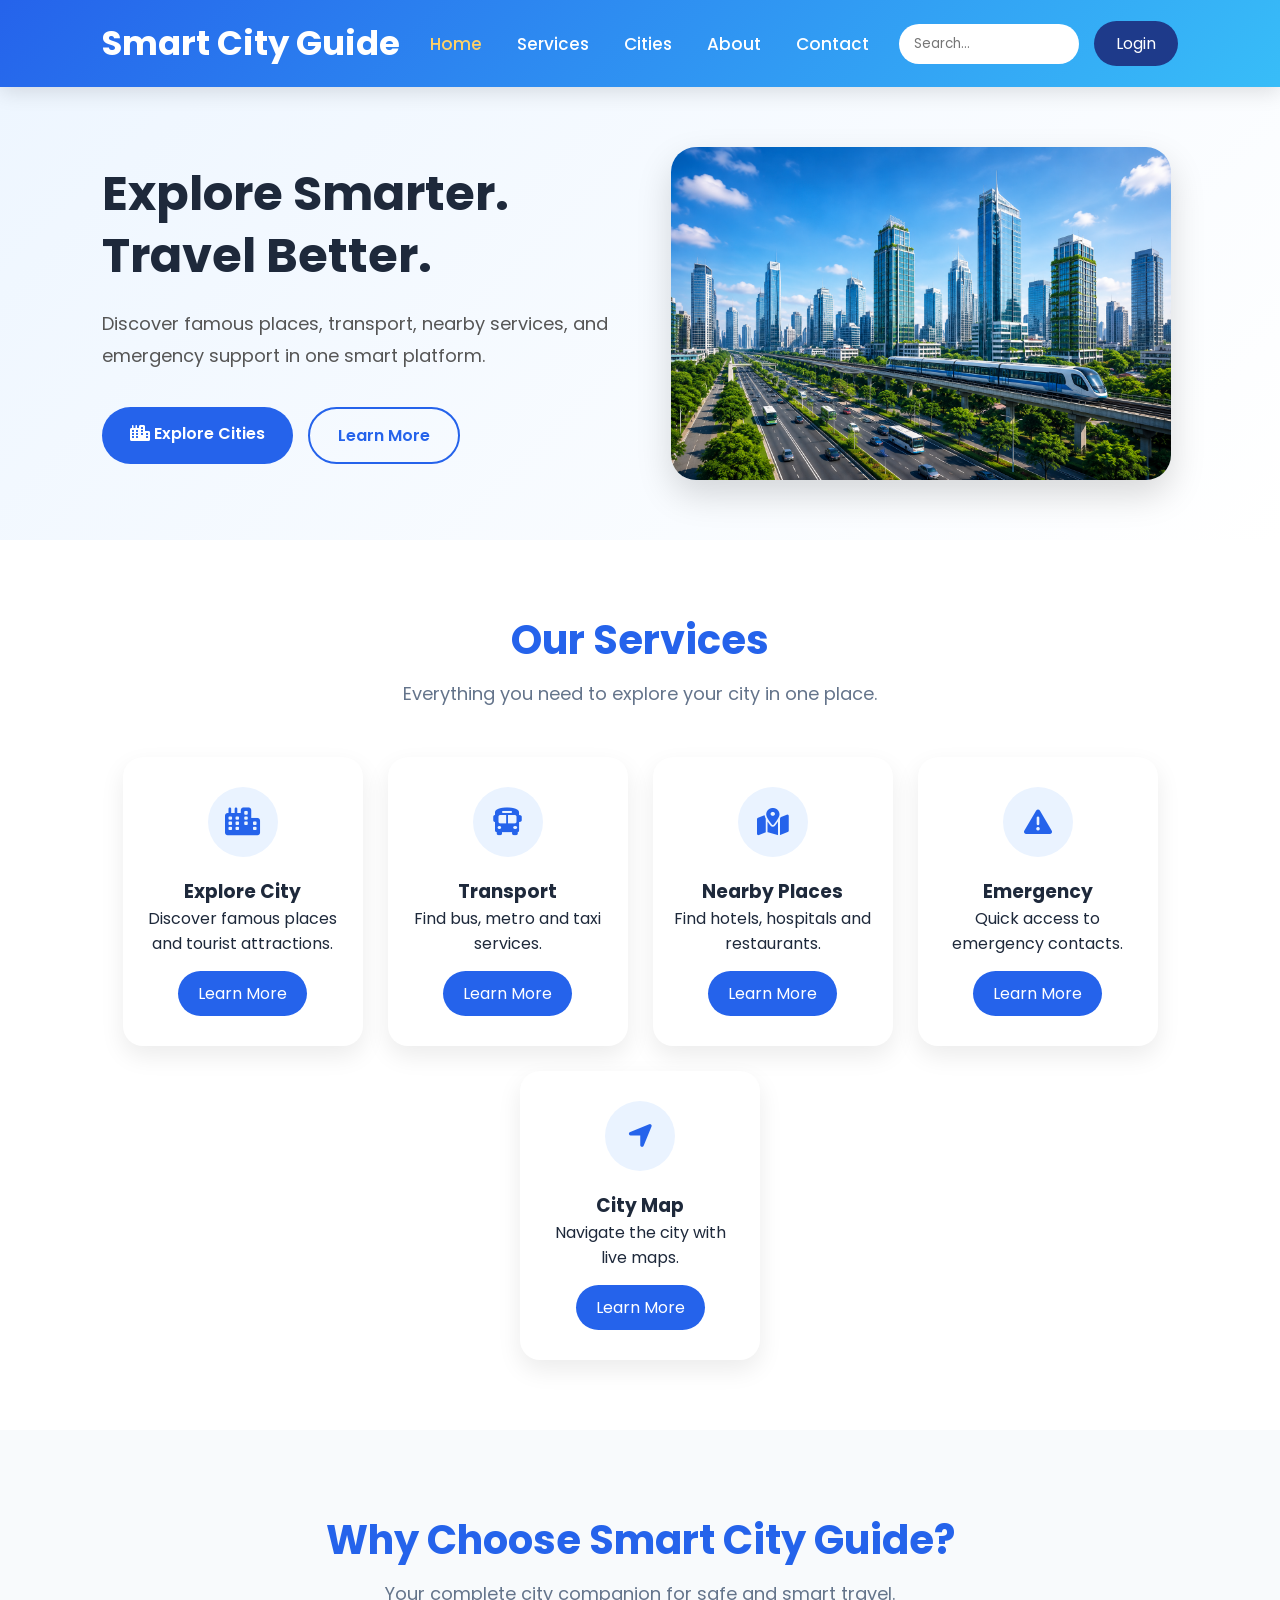
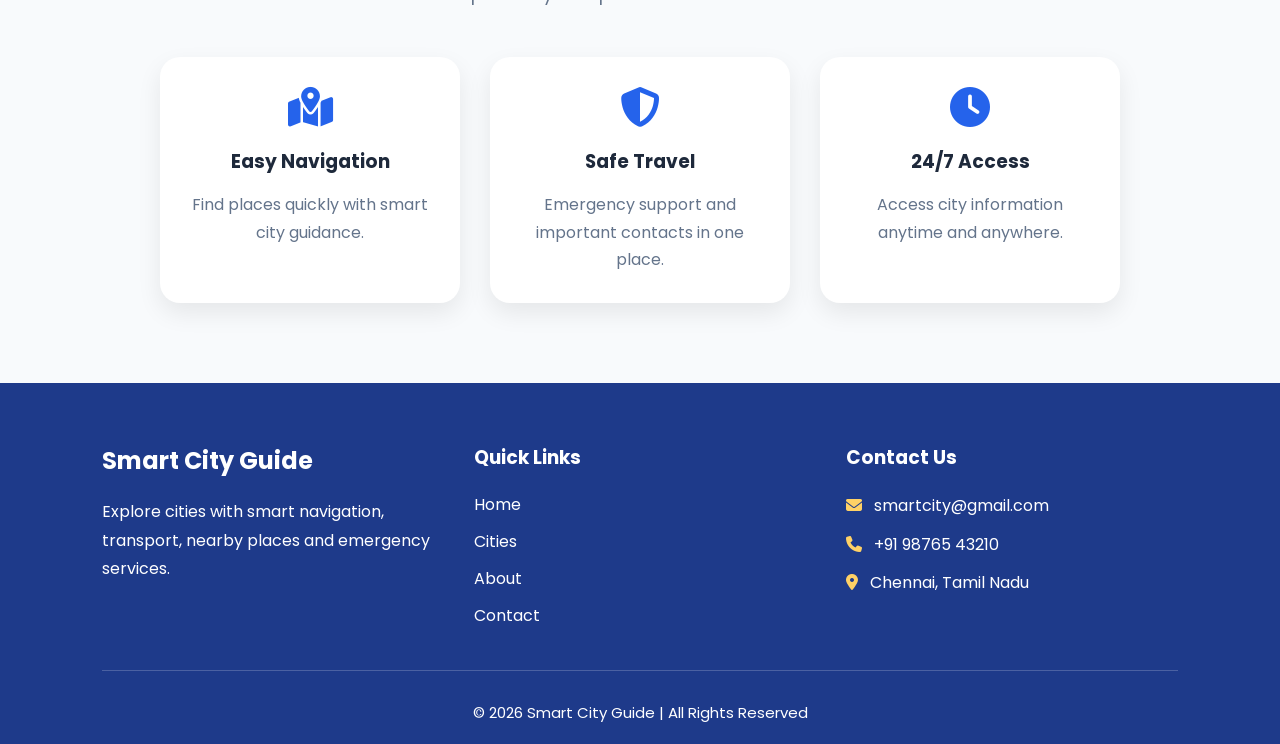
<file: index.html>
<!DOCTYPE html>
<html lang="en">
    <head>
        <meta charset="UTF-8">
        <meta name="viewport" content="width=device-width, initial-scale=1.0">
        <title>Smart City Guide</title>
        <link rel="stylesheet" href="style.css">
        <link rel="stylesheet"
            href="https://cdnjs.cloudflare.com/ajax/libs/font-awesome/6.6.0/css/all.min.css">
        <link rel="icon" type="image/png" href="icon.png">
        <link rel="preconnect" href="https://fonts.googleapis.com">
        <link rel="preconnect" href="https://fonts.gstatic.com" crossorigin>
        <link
            href="https://fonts.googleapis.com/css2?family=Poppins:wght@300;400;500;600;700&display=swap"
            rel="stylesheet">
    </head>
    <body>
        <nav class="navbar">

            <div class="logo">
                <h2>Smart City Guide</h2>
            </div>

            <ul class="nav-links">
                <li><a href="index.html" class="active">Home</a></li>
                <li><a href="./index.html#services">Services</a></li>
                <li><a href="cities.html">Cities</a></li>
                <li><a href="about.html">About</a></li>
                <li><a href="contact.html">Contact</a></li>
            </ul>

            <div class="nav-right">
                <input type="search" placeholder="Search...">

                <a href="login.html" class="login-btn">Login</a>
            </div>

        </nav>
        <section class="hero">

            <div class="hero-content">

                <h1>Explore Smarter.<br>Travel Better.</h1>

                <p>
                    Discover famous places, transport, nearby services,
                    and emergency support in one smart platform.
                </p>

                <div class="hero-buttons">
                    <a href="cities.html" class="explore-btn">
                        <i class="fas fa-city"></i> Explore Cities
                    </a>

                    <a href="about.html" class="learn-btn">
                        Learn More
                    </a>
                </div>

            </div>

            <div class="hero-image">
                <img src="city.png" alt="Smart City">
            </div>

        </section>
        <section class="services" id="services">

            <div class="section-title">
                <h2>Our Services</h2>
                <p>Everything you need to explore your city in one place.</p>
            </div>
            <div class="service-container">
                <div class="service-card">
                    <i class="fas fa-city"></i>
                    <h3>Explore City</h3>
                    <p>Discover famous places and tourist attractions.</p>
                    <a href="cities.html">Learn More</a>
                </div>
                <div class="service-card">
                    <i class="fas fa-bus"></i>
                    <h3>Transport</h3>
                    <p>Find bus, metro and taxi services.</p>
                    <a href="#">Learn More</a>
                </div>
                <div class="service-card">
                    <i class="fas fa-map-marked-alt"></i>
                    <h3>Nearby Places</h3>
                    <p>Find hotels, hospitals and restaurants.</p>
                    <a href="#">Learn More</a>
                </div>
                <div class="service-card">
                    <i class="fas fa-triangle-exclamation"></i>
                    <h3>Emergency</h3>
                    <p>Quick access to emergency contacts.</p>
                    <a href="#">Learn More</a>
                </div>
                <div class="service-card">
                    <i class="fas fa-location-arrow"></i>
                    <h3>City Map</h3>
                    <p>Navigate the city with live maps.</p>
                    <a href="#">Learn More</a>
                </div>

            </div>
        </section>
        <section class="why-choose">

            <div class="section-title">
                <h2>Why Choose Smart City Guide?</h2>
                <p>Your complete city companion for safe and smart travel.</p>
            </div>

            <div class="choose-container">

                <div class="choose-box">
                    <i class="fas fa-map-marked-alt"></i>
                    <h3>Easy Navigation</h3>
                    <p>Find places quickly with smart city guidance.</p>
                </div>

                <div class="choose-box">
                    <i class="fas fa-shield-alt"></i>
                    <h3>Safe Travel</h3>
                    <p>Emergency support and important contacts in one
                        place.</p>
                </div>

                <div class="choose-box">
                    <i class="fas fa-clock"></i>
                    <h3>24/7 Access</h3>
                    <p>Access city information anytime and anywhere.</p>
                </div>

            </div>

        </section>
        <footer>

            <div class="footer-container">

                <div class="footer-box">
                    <h2>Smart City Guide</h2>
                    <p>
                        Explore cities with smart navigation, transport,
                        nearby places and emergency services.
                    </p>
                </div>

                <div class="footer-box">
                    <h3>Quick Links</h3>
                    <a href="index.html">Home</a>
                    <a href="cities.html">Cities</a>
                    <a href="about.html">About</a>
                    <a href="contact.html">Contact</a>
                </div>

                <div class="footer-box">
                    <h3>Contact Us</h3>
                    <p><i class="fas fa-envelope"></i> smartcity@gmail.com</p>
                    <p><i class="fas fa-phone"></i> +91 98765 43210</p>
                    <p><i class="fas fa-location-dot"></i> Chennai, Tamil
                        Nadu</p>
                </div>

            </div>

            <hr>

            <p class="copyright">
                © 2026 Smart City Guide | All Rights Reserved
            </p>

        </footer>
    </body>
</html>
</file>
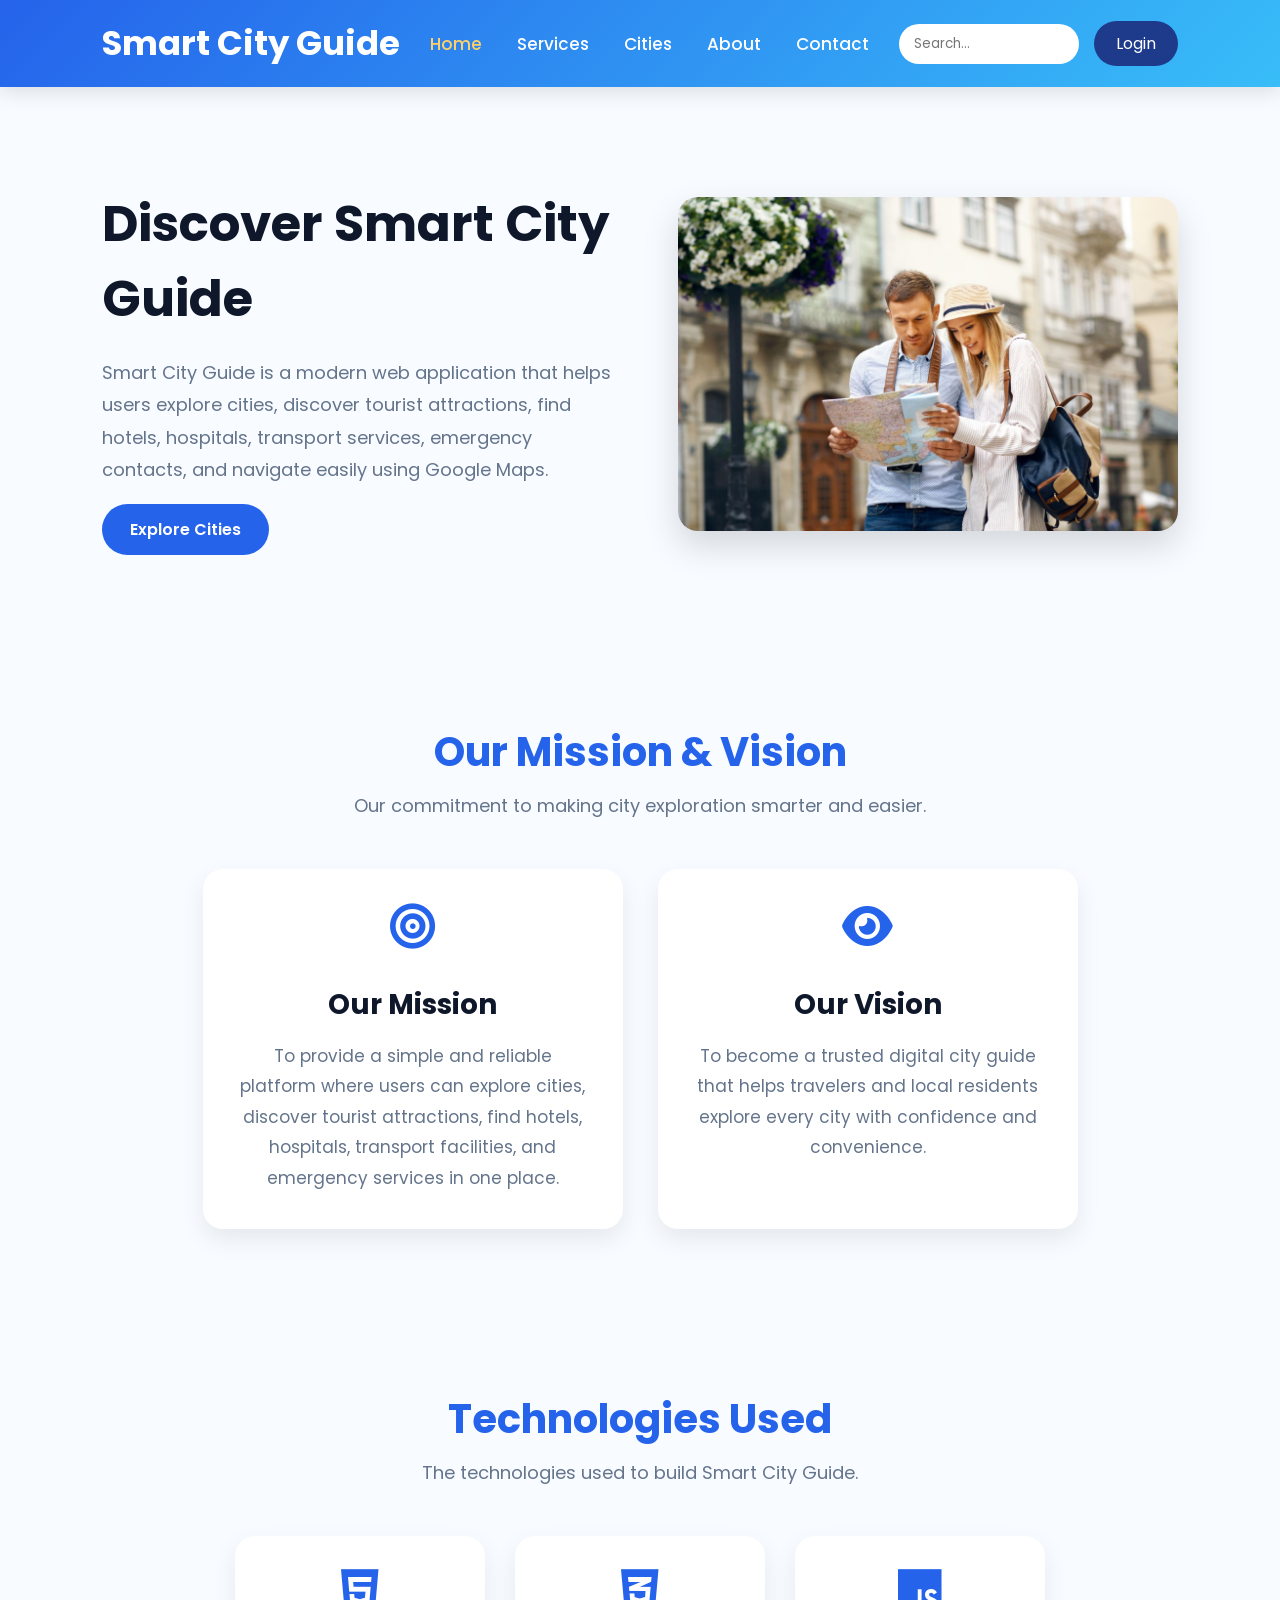
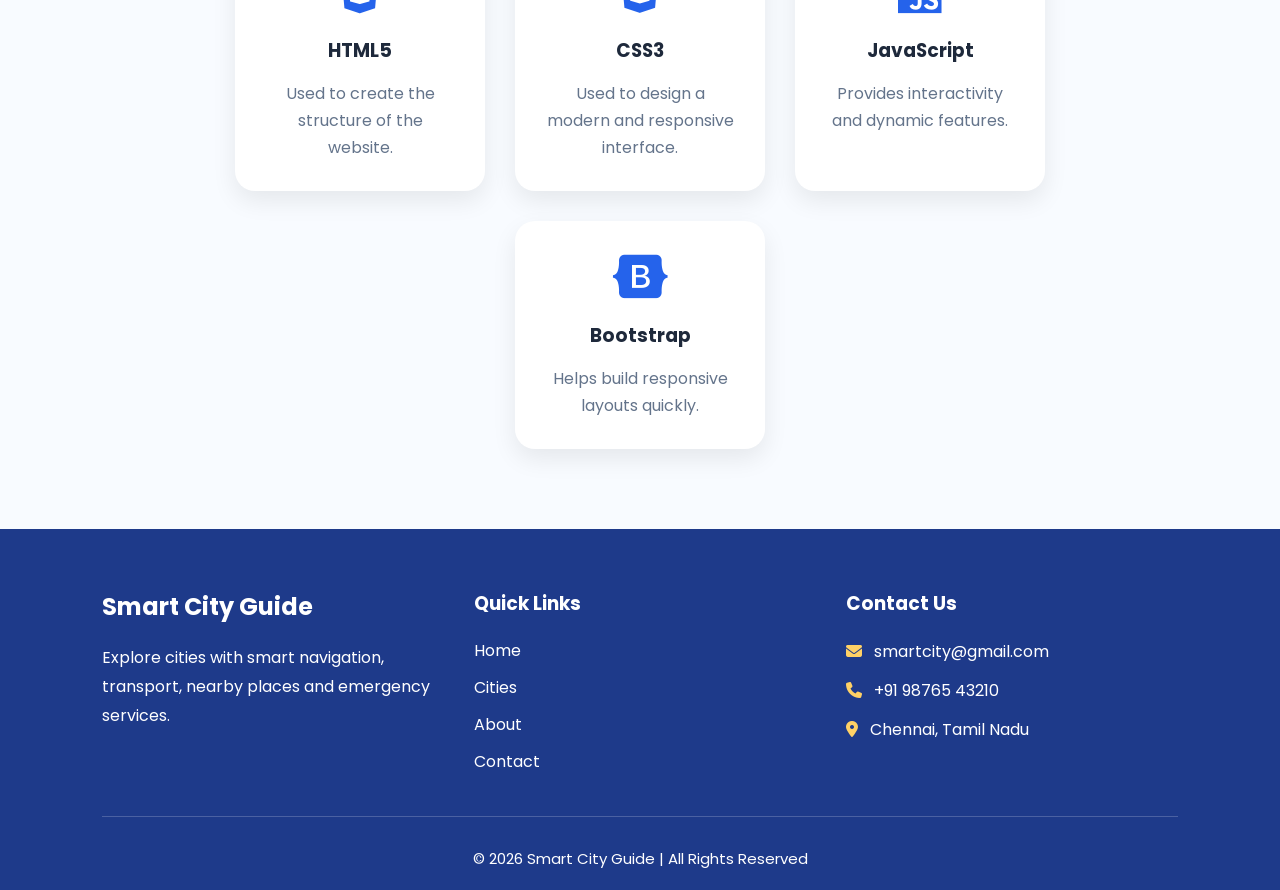
<file: about.html>
<!DOCTYPE html>
<html lang="en">
    <head>
        <meta charset="UTF-8">
        <meta name="viewport" content="width=device-width, initial-scale=1.0">
        <title>About</title>
        <link rel="stylesheet" href="style.css">
        <link rel="stylesheet"
            href="https://cdnjs.cloudflare.com/ajax/libs/font-awesome/6.6.0/css/all.min.css">
    </head>
    <body>
        <nav class="navbar">

            <div class="logo">
                <h2>Smart City Guide</h2>
            </div>

            <ul class="nav-links">
                <li><a href="index.html" class="active">Home</a></li>
                <li><a href="./index.html#services">Services</a></li>
                <li><a href="cities.html">Cities</a></li>
                <li><a href="about.html">About</a></li>
                <li><a href="contact.html">Contact</a></li>
            </ul>

            <div class="nav-right">
                <input type="search" placeholder="Search...">

                <a href="login.html" class="login-btn">Login</a>
            </div>

        </nav>
        <section class="about-hero">

            <div class="about-text">

                <h1>Discover Smart City Guide</h1>

                <p>
                    Smart City Guide is a modern web application that helps
                    users
                    explore cities, discover tourist attractions, find hotels,
                    hospitals, transport services, emergency contacts, and
                    navigate easily using Google Maps.
                </p>

                <a href="cities.html" class="explore-btn">
                    Explore Cities
                </a>

            </div>

            <div class="about-image">
                <img src="about-city.png" alt="About Smart City">
            </div>

        </section>
        <section class="mission-section">

            <div class="section-title">
                <h2>Our Mission & Vision</h2>
                <p>Our commitment to making city exploration smarter and
                    easier.</p>
            </div>

            <div class="mission-container">

                <div class="mission-card">
                    <i class="fas fa-bullseye"></i>
                    <h3>Our Mission</h3>
                    <p>
                        To provide a simple and reliable platform where users
                        can
                        explore cities, discover tourist attractions, find
                        hotels,
                        hospitals, transport facilities, and emergency services
                        in one place.
                    </p>
                </div>

                <div class="mission-card">
                    <i class="fas fa-eye"></i>
                    <h3>Our Vision</h3>
                    <p>
                        To become a trusted digital city guide that helps
                        travelers
                        and local residents explore every city with confidence
                        and convenience.
                    </p>
                </div>

            </div>

        </section>
        <section class="tech-section">

            <div class="section-title">
                <h2>Technologies Used</h2>
                <p>The technologies used to build Smart City Guide.</p>
            </div>

            <div class="tech-container">

                <div class="tech-card">
                    <i class="fab fa-html5"></i>
                    <h3>HTML5</h3>
                    <p>Used to create the structure of the website.</p>
                </div>

                <div class="tech-card">
                    <i class="fab fa-css3-alt"></i>
                    <h3>CSS3</h3>
                    <p>Used to design a modern and responsive interface.</p>
                </div>

                <div class="tech-card">
                    <i class="fab fa-js"></i>
                    <h3>JavaScript</h3>
                    <p>Provides interactivity and dynamic features.</p>
                </div>

                <div class="tech-card">
                    <i class="fab fa-bootstrap"></i>
                    <h3>Bootstrap</h3>
                    <p>Helps build responsive layouts quickly.</p>
                </div>

            </div>

        </section>
        <footer>

            <div class="footer-container">

                <div class="footer-box">
                    <h2>Smart City Guide</h2>
                    <p>
                        Explore cities with smart navigation, transport,
                        nearby places and emergency services.
                    </p>
                </div>

                <div class="footer-box">
                    <h3>Quick Links</h3>
                    <a href="index.html">Home</a>
                    <a href="cities.html">Cities</a>
                    <a href="about.html">About</a>
                    <a href="contact.html">Contact</a>
                </div>

                <div class="footer-box">
                    <h3>Contact Us</h3>
                    <p><i class="fas fa-envelope"></i> smartcity@gmail.com</p>
                    <p><i class="fas fa-phone"></i> +91 98765 43210</p>
                    <p><i class="fas fa-location-dot"></i> Chennai, Tamil
                        Nadu</p>
                </div>

            </div>

            <hr>

            <p class="copyright">
                © 2026 Smart City Guide | All Rights Reserved
            </p>

        </footer>

    </body>
</html>
</file>
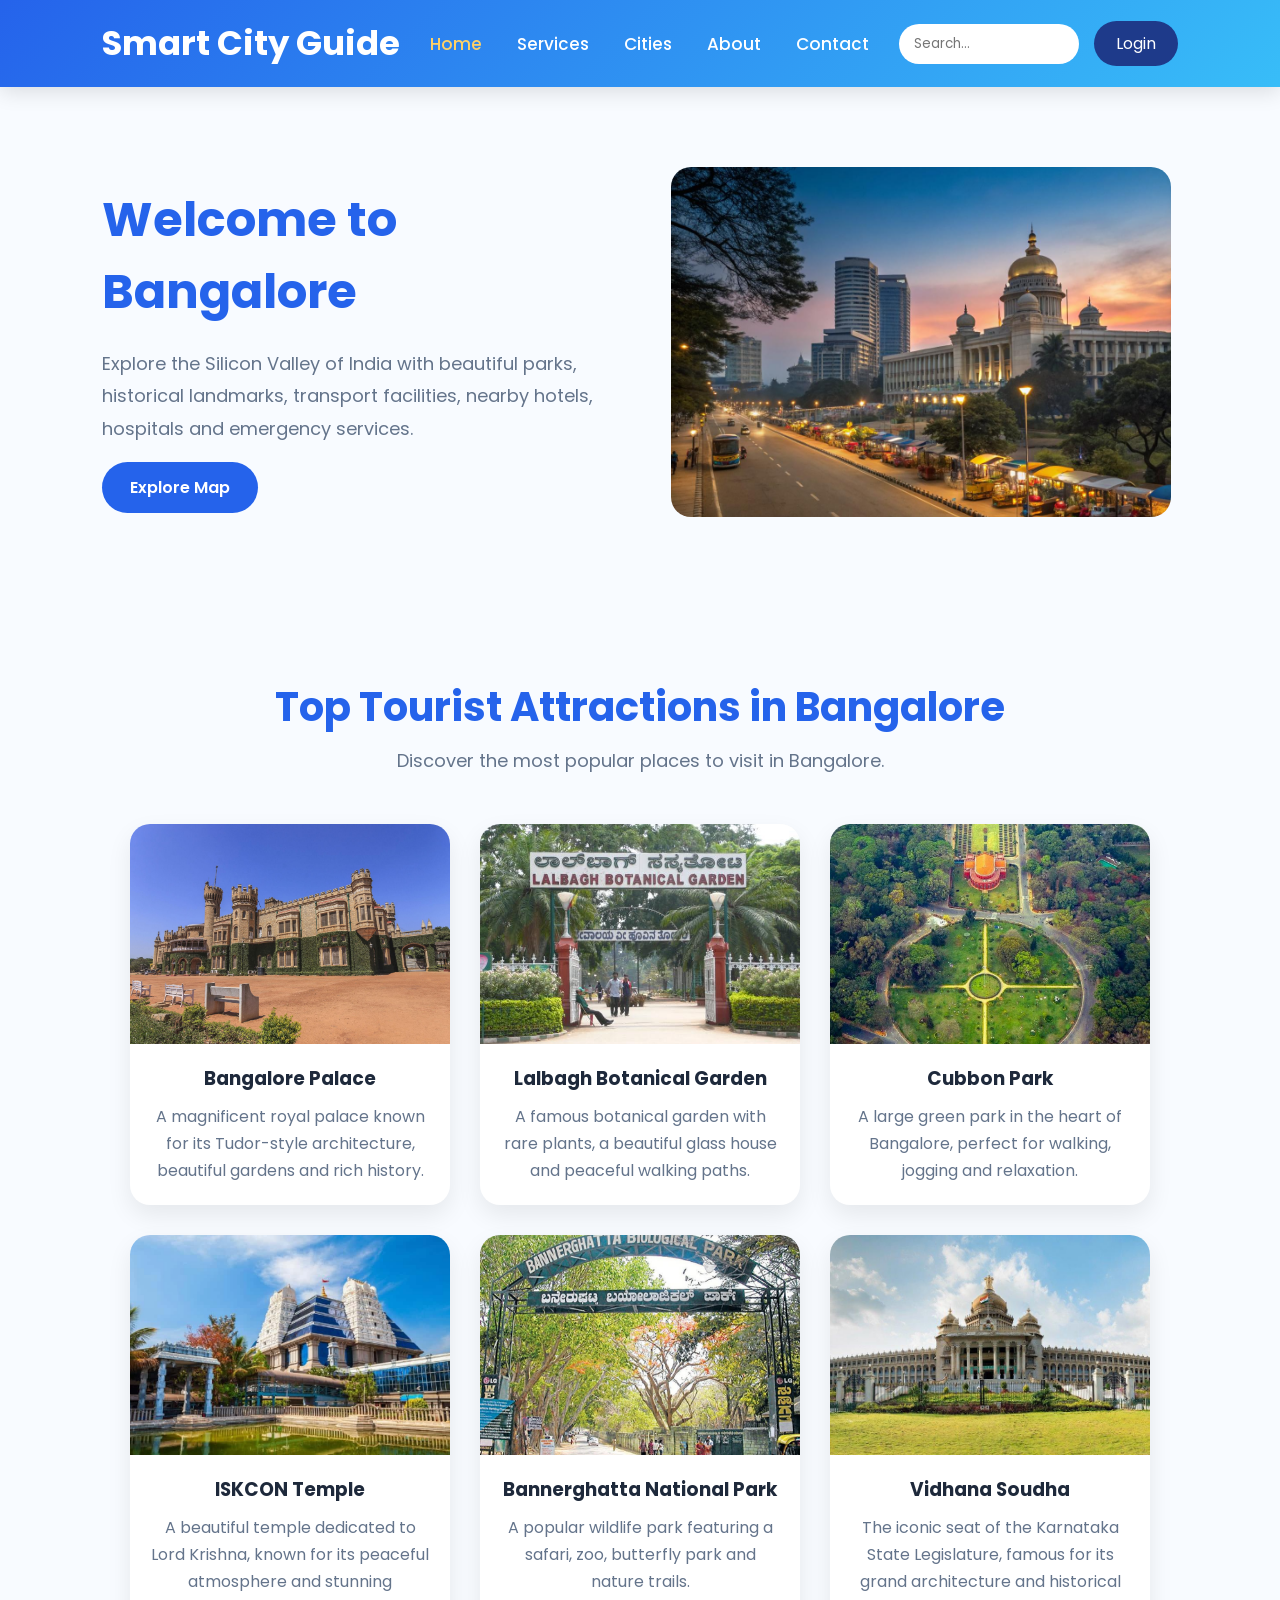
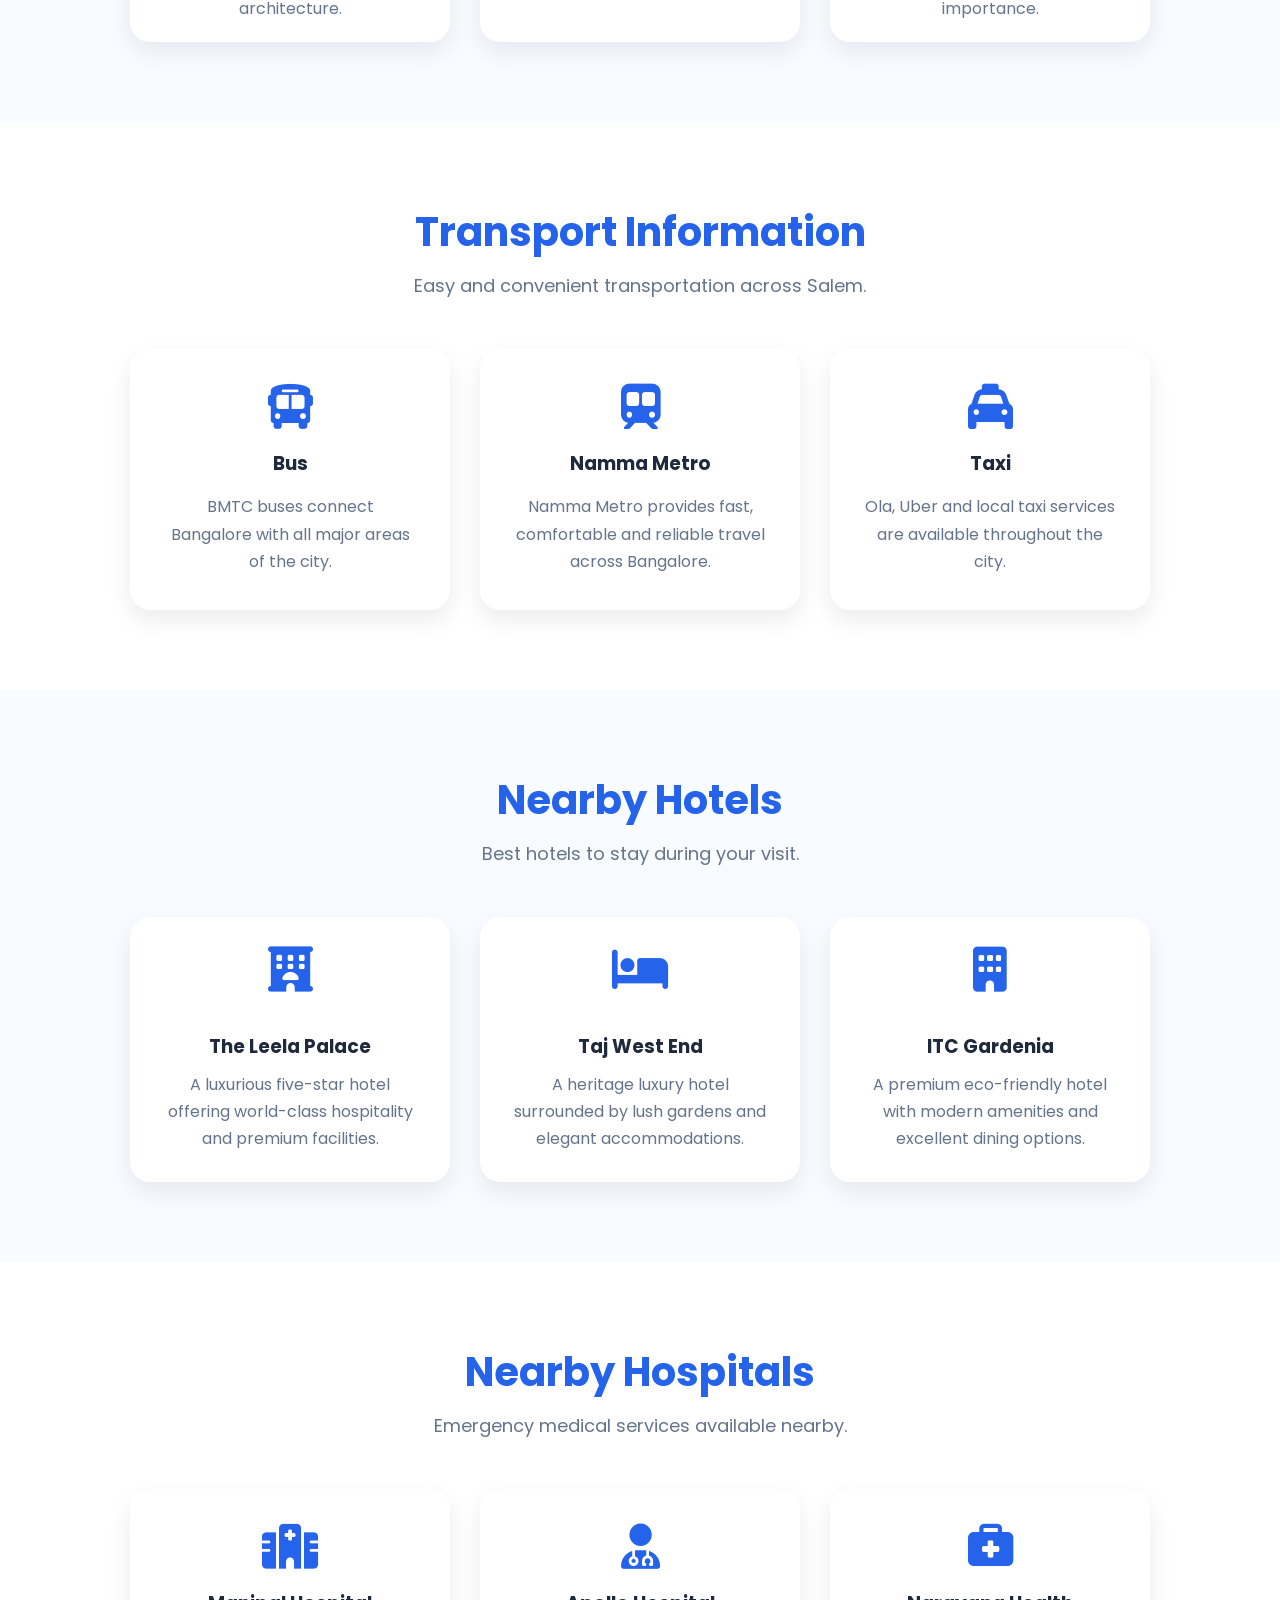
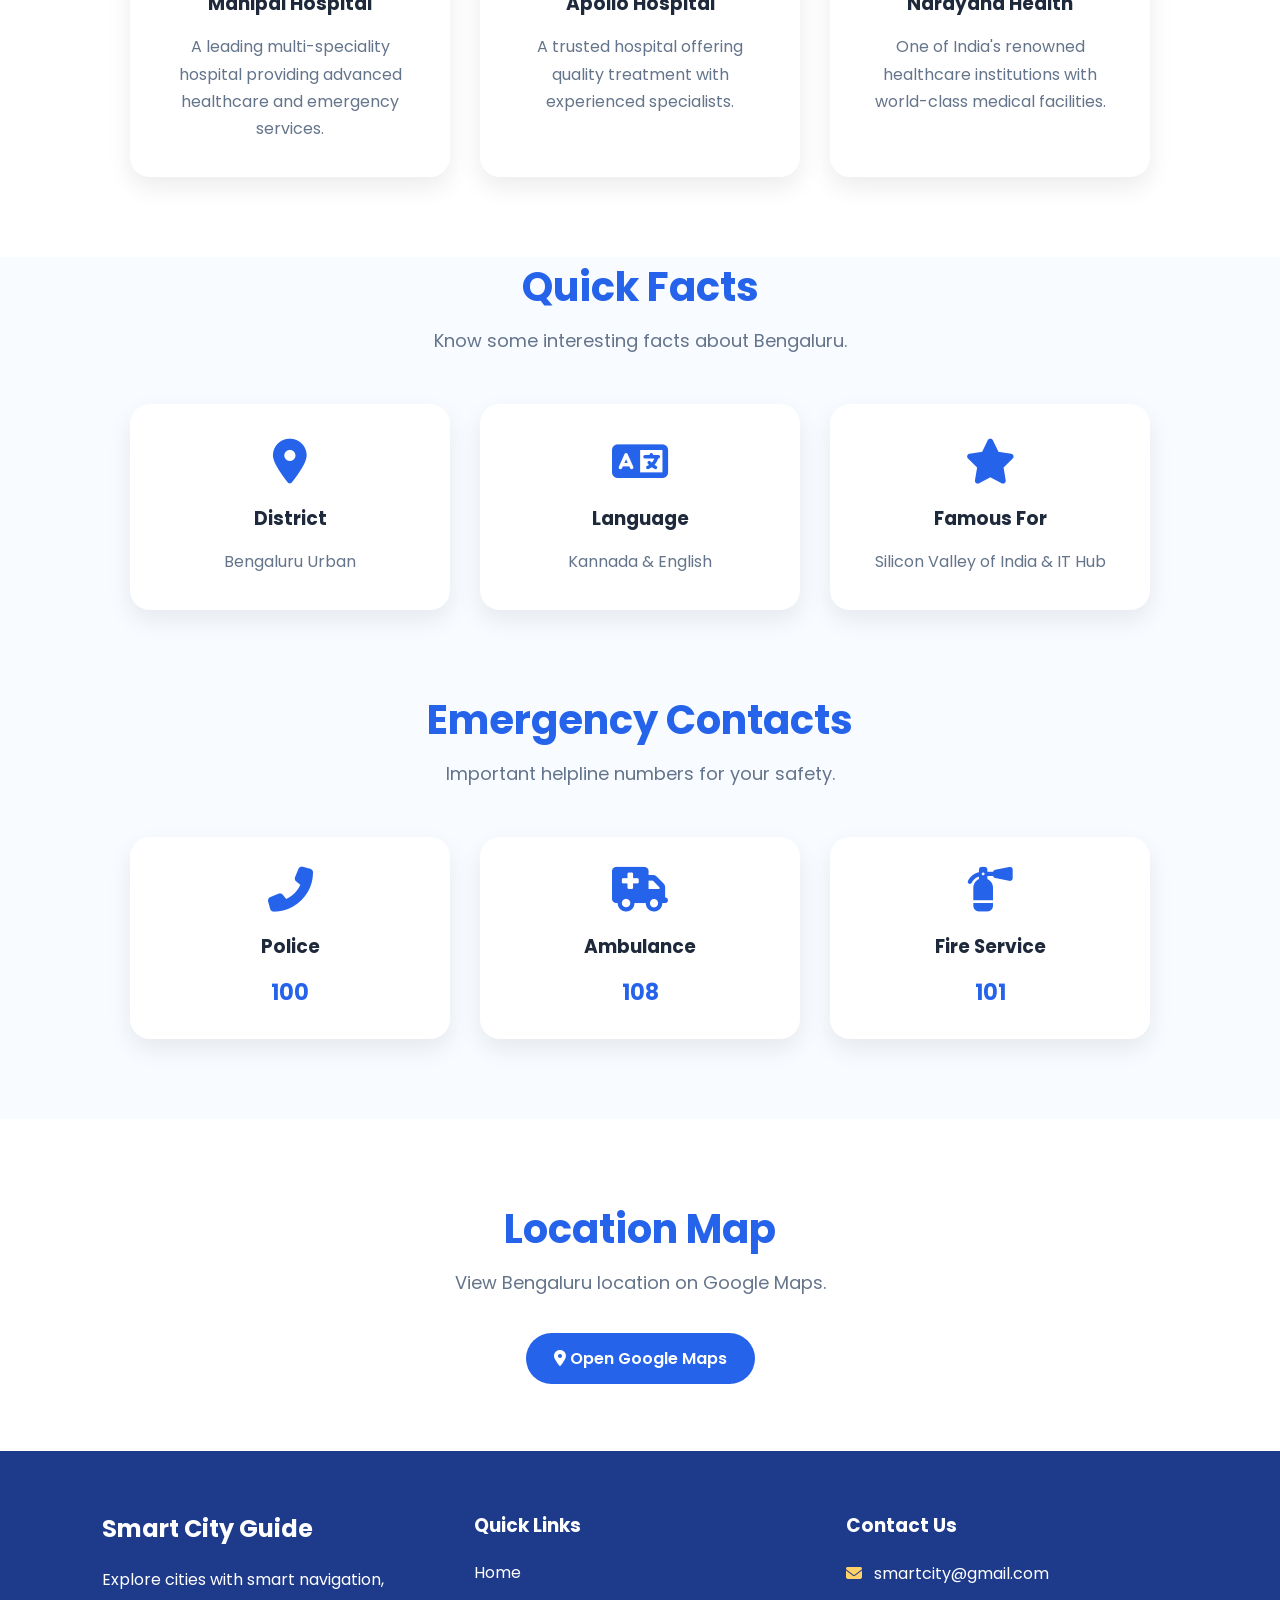
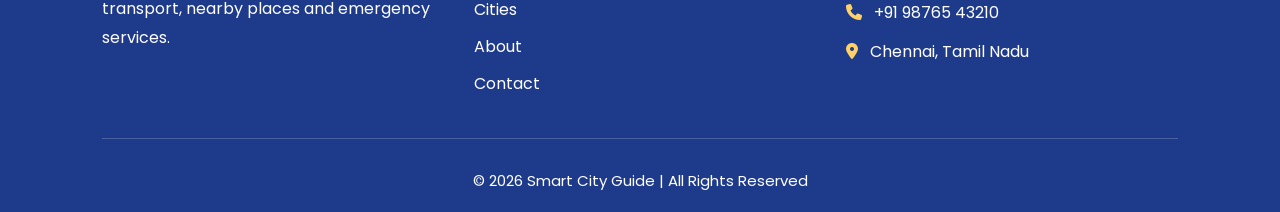
<file: bangalore.html>
<!DOCTYPE html>
<html lang="en">
    <head>
        <meta charset="UTF-8">
        <meta name="viewport" content="width=device-width, initial-scale=1.0">
        <title>City Details | Smart City Guide</title>

        <link rel="stylesheet" href="style.css">

        <link rel="stylesheet"
            href="https://cdnjs.cloudflare.com/ajax/libs/font-awesome/6.6.0/css/all.min.css">
    </head>

    <body>

        <nav class="navbar">

            <div class="logo">
                <h2>Smart City Guide</h2>
            </div>

            <ul class="nav-links">
                <li><a href="index.html" class="active">Home</a></li>
                <li><a href="index.html#services">Services</a></li>
                <li><a href="cities.html">Cities</a></li>
                <li><a href="about.html">About</a></li>
                <li><a href="contact.html">Contact</a></li>
            </ul>

            <div class="nav-right">
                <input type="search" placeholder="Search...">

                <a href="login.html" class="login-btn">Login</a>
            </div>

        </nav>
        <section class="details-hero">

            <div class="details-text">

                <h1>Welcome to Bangalore</h1>

                <p>
                    Explore the Silicon Valley of India with beautiful parks,
                    historical landmarks, transport facilities,
                    nearby hotels, hospitals and emergency services.
                </p>

                <a href="https://www.google.com/maps/place/Bengaluru"
                    target="_blank"
                    class="explore-btn">
                    Explore Map
                </a>

            </div>

            <div class="details-image">
                <img src="bangalore.jpg" alt="Bangalore">
            </div>

        </section>
        <section class="tourist-section">

            <div class="section-title">
                <h2>Top Tourist Attractions in Bangalore</h2>
                <p>Discover the most popular places to visit in Bangalore.</p>
            </div>

            <div class="tourist-container">

                <div class="tourist-card">
                    <img src="bangalorepalace.jpg"
                        alt="Bangalore Palace">

                    <h3>Bangalore Palace</h3>

                    <p>
                        A magnificent royal palace known for its Tudor-style
                        architecture,
                        beautiful gardens and rich history.
                    </p>
                </div>

                <div class="tourist-card">
                    <img src="lalbagh.jpg"
                        alt="Lalbagh Botanical Garden">

                    <h3>Lalbagh Botanical Garden</h3>

                    <p>
                        A famous botanical garden with rare plants,
                        a beautiful glass house and peaceful walking paths.
                    </p>
                </div>
                <div class="tourist-card">
                    <img src="cubbonpark.jpg" alt="Cubbon Park">

                    <h3>Cubbon Park</h3>

                    <p>
                        A large green park in the heart of Bangalore,
                        perfect for walking, jogging and relaxation.
                    </p>
                </div>
                <div class="tourist-card">
                    <img src="iskcon.jpg" alt="ISKCON Temple">

                    <h3>ISKCON Temple</h3>

                    <p>
                        A beautiful temple dedicated to Lord Krishna,
                        known for its peaceful atmosphere and stunning
                        architecture.
                    </p>
                </div>

                <div class="tourist-card">
                    <img src="bannerghatta.jpg"
                        alt="Bannerghatta National Park">

                    <h3>Bannerghatta National Park</h3>

                    <p>
                        A popular wildlife park featuring a safari,
                        zoo, butterfly park and nature trails.
                    </p>
                </div>
                <div class="tourist-card">
                    <img src="vidhanasoudha.jpg" alt="Vidhana Soudha">

                    <h3>Vidhana Soudha</h3>

                    <p>
                        The iconic seat of the Karnataka State Legislature,
                        famous for its grand architecture and historical
                        importance.
                    </p>
                </div>

            </div>

        </section>
        <section class="transport-section">

            <div class="section-title">
                <h2>Transport Information</h2>
                <p>Easy and convenient transportation across Salem.</p>
            </div>

            <div class="transport-container">

                <div class="transport-card">
                    <i class="fas fa-bus"></i>
                    <h3>Bus</h3>
                    <p>BMTC buses connect Bangalore with all major areas of the
                        city.</p>
                </div>

                <div class="transport-card">
                    <i class="fas fa-train-subway"></i>
                    <h3>Namma Metro</h3>
                    <p>Namma Metro provides fast, comfortable and reliable
                        travel across Bangalore.</p>
                </div>

                <div class="transport-card">
                    <i class="fas fa-taxi"></i>
                    <h3>Taxi</h3>
                    <p>Ola, Uber and local taxi services are available
                        throughout the city.</p>
                </div>

            </div>

        </section>
        <section class="hotel-section">

            <div class="section-title">
                <h2>Nearby Hotels</h2>
                <p>Best hotels to stay during your visit.</p>
            </div>

            <div class="hotel-container">

                <div class="hotel-card">
                    <i class="fas fa-hotel"></i>
                    <h3>The Leela Palace</h3>
                    <p>A luxurious five-star hotel offering world-class
                        hospitality and premium facilities.</p>
                </div>
                <div class="hotel-card">
                    <i class="fas fa-bed"></i>
                    <h3>Taj West End</h3>
                    <p>A heritage luxury hotel surrounded by lush gardens and
                        elegant accommodations.</p>
                </div>

                <div class="hotel-card">
                    <i class="fas fa-building"></i>
                    <h3>ITC Gardenia</h3>
                    <p>A premium eco-friendly hotel with modern amenities and
                        excellent dining options.</p>
                </div>

            </div>

        </section>
        <section class="hospital-section">

            <div class="section-title">
                <h2>Nearby Hospitals</h2>
                <p>Emergency medical services available nearby.</p>
            </div>

            <div class="hospital-container">

                <div class="hospital-card">
                    <i class="fas fa-hospital"></i>
                    <h3>Manipal Hospital</h3>
                    <p>A leading multi-speciality hospital providing advanced
                        healthcare and emergency services.</p>
                </div>

                <div class="hospital-card">
                    <i class="fas fa-user-doctor"></i>
                    <h3>Apollo Hospital</h3>
                    <p>A trusted hospital offering quality treatment with
                        experienced specialists.</p>
                </div>

                <div class="hospital-card">
                    <i class="fas fa-briefcase-medical"></i>
                    <h3>Narayana Health</h3>
                    <p>One of India's renowned healthcare institutions with
                        world-class medical facilities.</p>
                </div>

            </div>

        </section>
        <section class="facts-section">

            <div class="section-title">
                <h2>Quick Facts</h2>
                <p>Know some interesting facts about Bengaluru.</p>
            </div>

            <div class="transport-container">

                <div class="transport-card">
                    <i class="fas fa-map-marker-alt"></i>
                    <h3>District</h3>
                    <p>Bengaluru Urban</p>
                </div>

                <div class="transport-card">
                    <i class="fas fa-language"></i>
                    <h3>Language</h3>
                    <p>Kannada & English</p>
                </div>

                <div class="transport-card">
                    <i class="fas fa-star"></i>
                    <h3>Famous For</h3>
                    <p>Silicon Valley of India & IT Hub</p>
                </div>

            </div>

        </section>
        <section class="emergency-section">

            <div class="section-title">
                <h2>Emergency Contacts</h2>
                <p>Important helpline numbers for your safety.</p>
            </div>

            <div class="emergency-container">
                <div class="emergency-card">
                    <i class="fas fa-phone-alt"></i>
                    <h3>Police</h3>
                    <p>100</p>
                </div>

                <div class="emergency-card">
                    <i class="fas fa-ambulance"></i>
                    <h3>Ambulance</h3>
                    <p>108</p>
                </div>

                <div class="emergency-card">
                    <i class="fas fa-fire-extinguisher"></i>
                    <h3>Fire Service</h3>
                    <p>101</p>
                </div>
            </div>

        </section>
        <section class="map-section">

            <div class="section-title">
                <h2>Location Map</h2>
                <p>View Bengaluru location on Google Maps.</p>
            </div>

            <div class="map-button">
                <a href="https://www.google.com/maps/place/Bengaluru"
                    target="_blank"
                    class="explore-btn">
                    <i class="fas fa-map-marker-alt"></i>
                    Open Google Maps
                </a>
            </div>

        </section>
        <footer>

            <div class="footer-container">

                <div class="footer-box">
                    <h2>Smart City Guide</h2>
                    <p>
                        Explore cities with smart navigation, transport,
                        nearby places and emergency services.
                    </p>
                </div>

                <div class="footer-box">
                    <h3>Quick Links</h3>
                    <a href="index.html">Home</a>
                    <a href="cities.html">Cities</a>
                    <a href="about.html">About</a>
                    <a href="contact.html">Contact</a>
                </div>

                <div class="footer-box">
                    <h3>Contact Us</h3>
                    <p><i class="fas fa-envelope"></i> smartcity@gmail.com</p>
                    <p><i class="fas fa-phone"></i> +91 98765 43210</p>
                    <p><i class="fas fa-location-dot"></i> Chennai, Tamil
                        Nadu</p>
                </div>

            </div>

            <hr>

            <p class="copyright">
                © 2026 Smart City Guide | All Rights Reserved
            </p>

        </footer>
    </body>
</html>
</file>
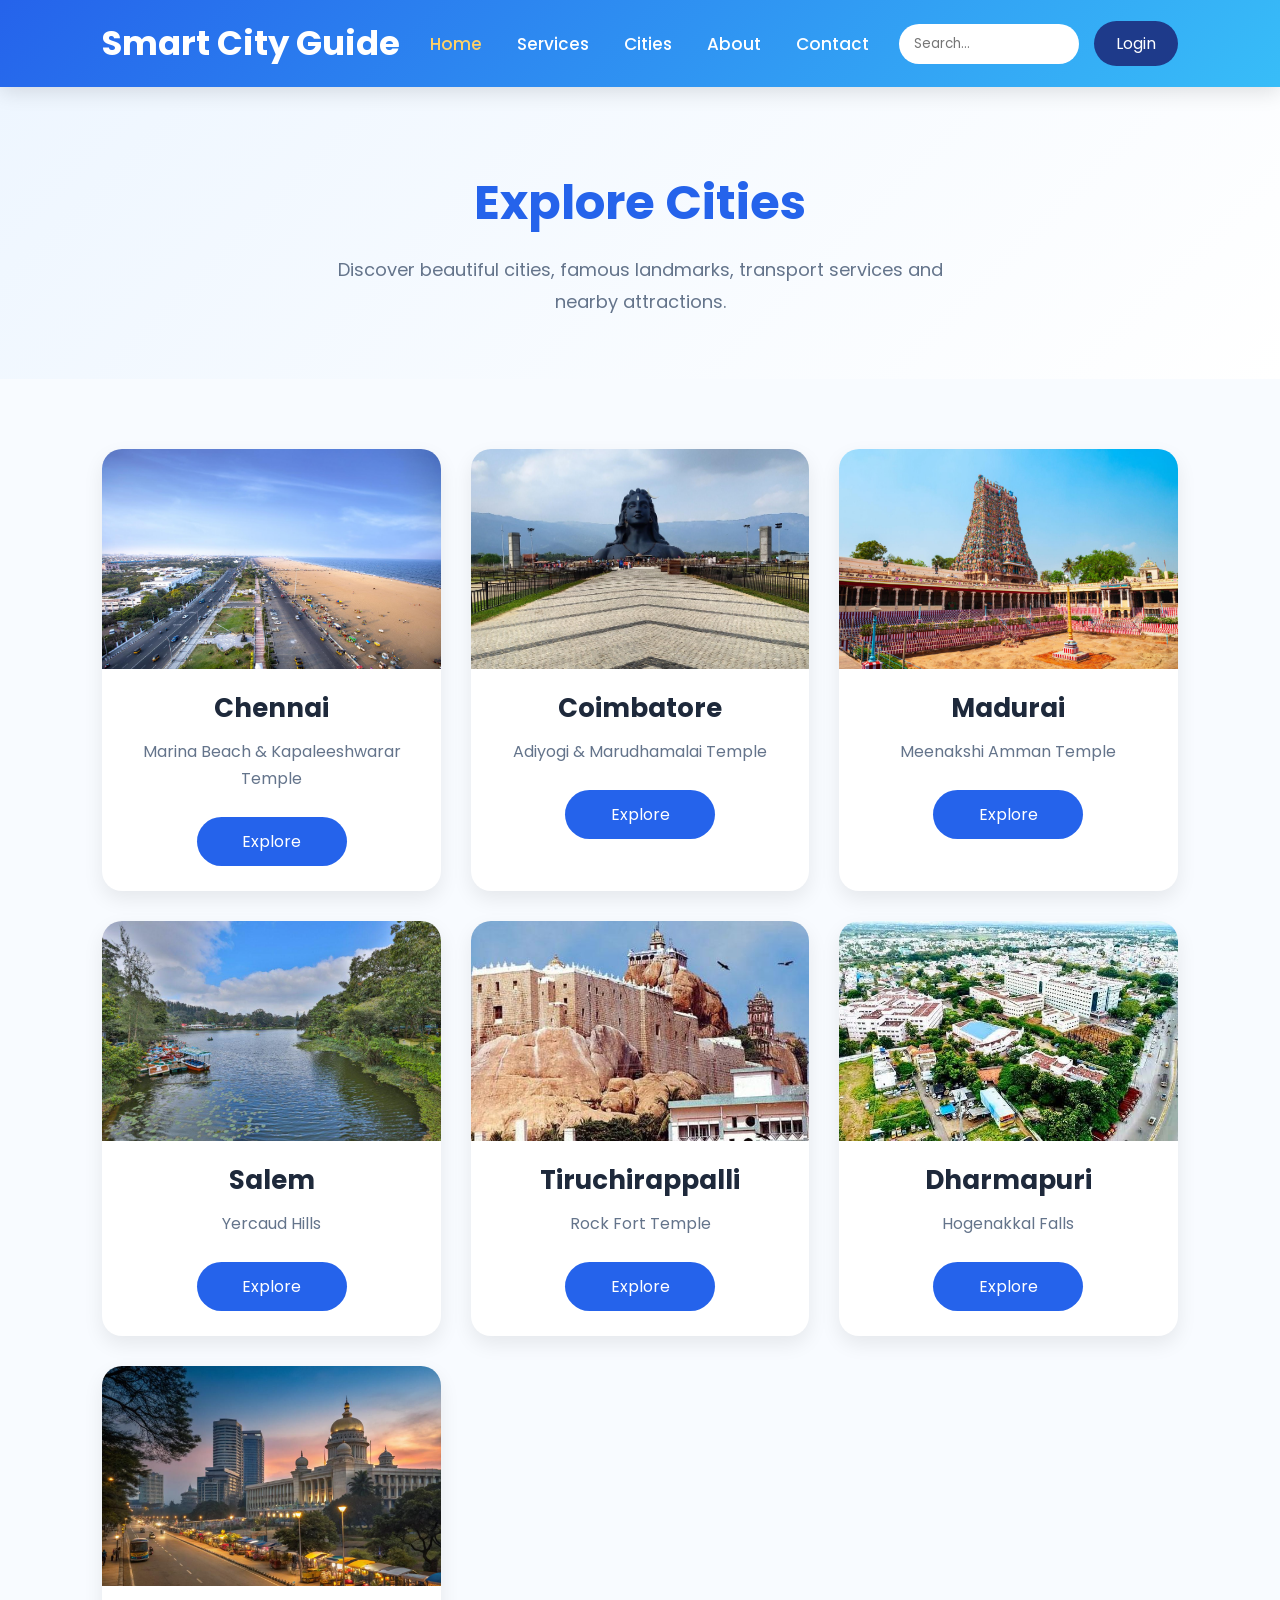
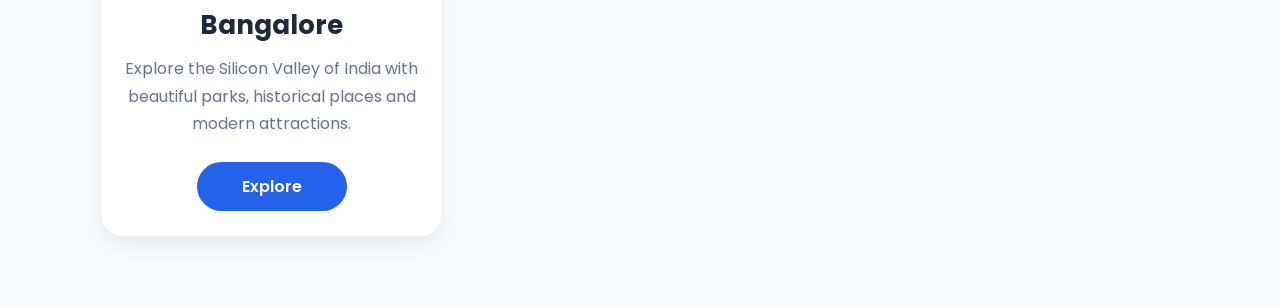
<file: cities.html>
<!DOCTYPE html>
<html lang="en">
    <head>
        <meta charset="UTF-8">
        <meta name="viewport" content="width=device-width, initial-scale=1.0">
        <title>Cities</title>
        <link rel="stylesheet" href="style.css">
    </head>
    <body>
        <nav class="navbar">

            <div class="logo">
                <h2>Smart City Guide</h2>
            </div>

            <ul class="nav-links">
                <li><a href="index.html" class="active">Home</a></li>
                <li><a href="index.html#services">Services</a></li>
                <li><a href="cities.html">Cities</a></li>
                <li><a href="about.html">About</a></li>
                <li><a href="contact.html">Contact</a></li>
            </ul>

            <div class="nav-right">
                <input type="search" placeholder="Search...">

                <a href="login.html" class="login-btn">Login</a>
            </div>

        </nav>
        <section class="city-header">

            <h1>Explore Cities</h1>

            <p>
                Discover beautiful cities, famous landmarks,
                transport services and nearby attractions.
            </p>

        </section>
        <section class="cities">

            <div class="city-container">

                <div class="city-card">
                    <img src="chennai.jpg" alt="Chennai">
                    <h3>Chennai</h3>
                    <p>Marina Beach & Kapaleeshwarar Temple</p>
                    <a href="city-details.html">Explore</a>
                </div>

                <div class="city-card">
                    <img src="coimbatore.jpg" alt="Coimbatore">
                    <h3>Coimbatore</h3>
                    <p>Adiyogi & Marudhamalai Temple</p>
                    <a href="coimbatore.html">Explore</a>
                </div>

                <div class="city-card">
                    <img src="madurai.jpg" alt="Madurai">
                    <h3>Madurai</h3>
                    <p>Meenakshi Amman Temple</p>
                    <a href="madurai.html">Explore</a>
                </div>

                <div class="city-card">
                    <img src="salem.jpg" alt="Salem">
                    <h3>Salem</h3>
                    <p>Yercaud Hills</p>
                    <a href="salem.html">Explore</a>
                </div>

                <div class="city-card">
                    <img src="trichy.jpg" alt="Trichy">
                    <h3>Tiruchirappalli</h3>
                    <p>Rock Fort Temple</p>
                    <a href="trichy.html">Explore</a>
                </div>
                <div class="city-card">
                    <img src="dharmapuri.jpg" alt="Dharmapuri">

                    <h3>Dharmapuri</h3>

                    <p>Hogenakkal Falls</p>

                    <a href="city-details-dharmapuri.html">Explore</a>
                </div>
                <div class="city-card">

                    <img src="bangalore.jpg" alt="Bangalore">

                    <h3>Bangalore</h3>

                    <p>
                        Explore the Silicon Valley of India with beautiful
                        parks,
                        historical places and modern attractions.
                    </p>

                    <a href="bangalore.html" class="explore-btn">
                        Explore
                    </a>

                </div>

            </div>

        </section>

    </body>
</html>
</file>
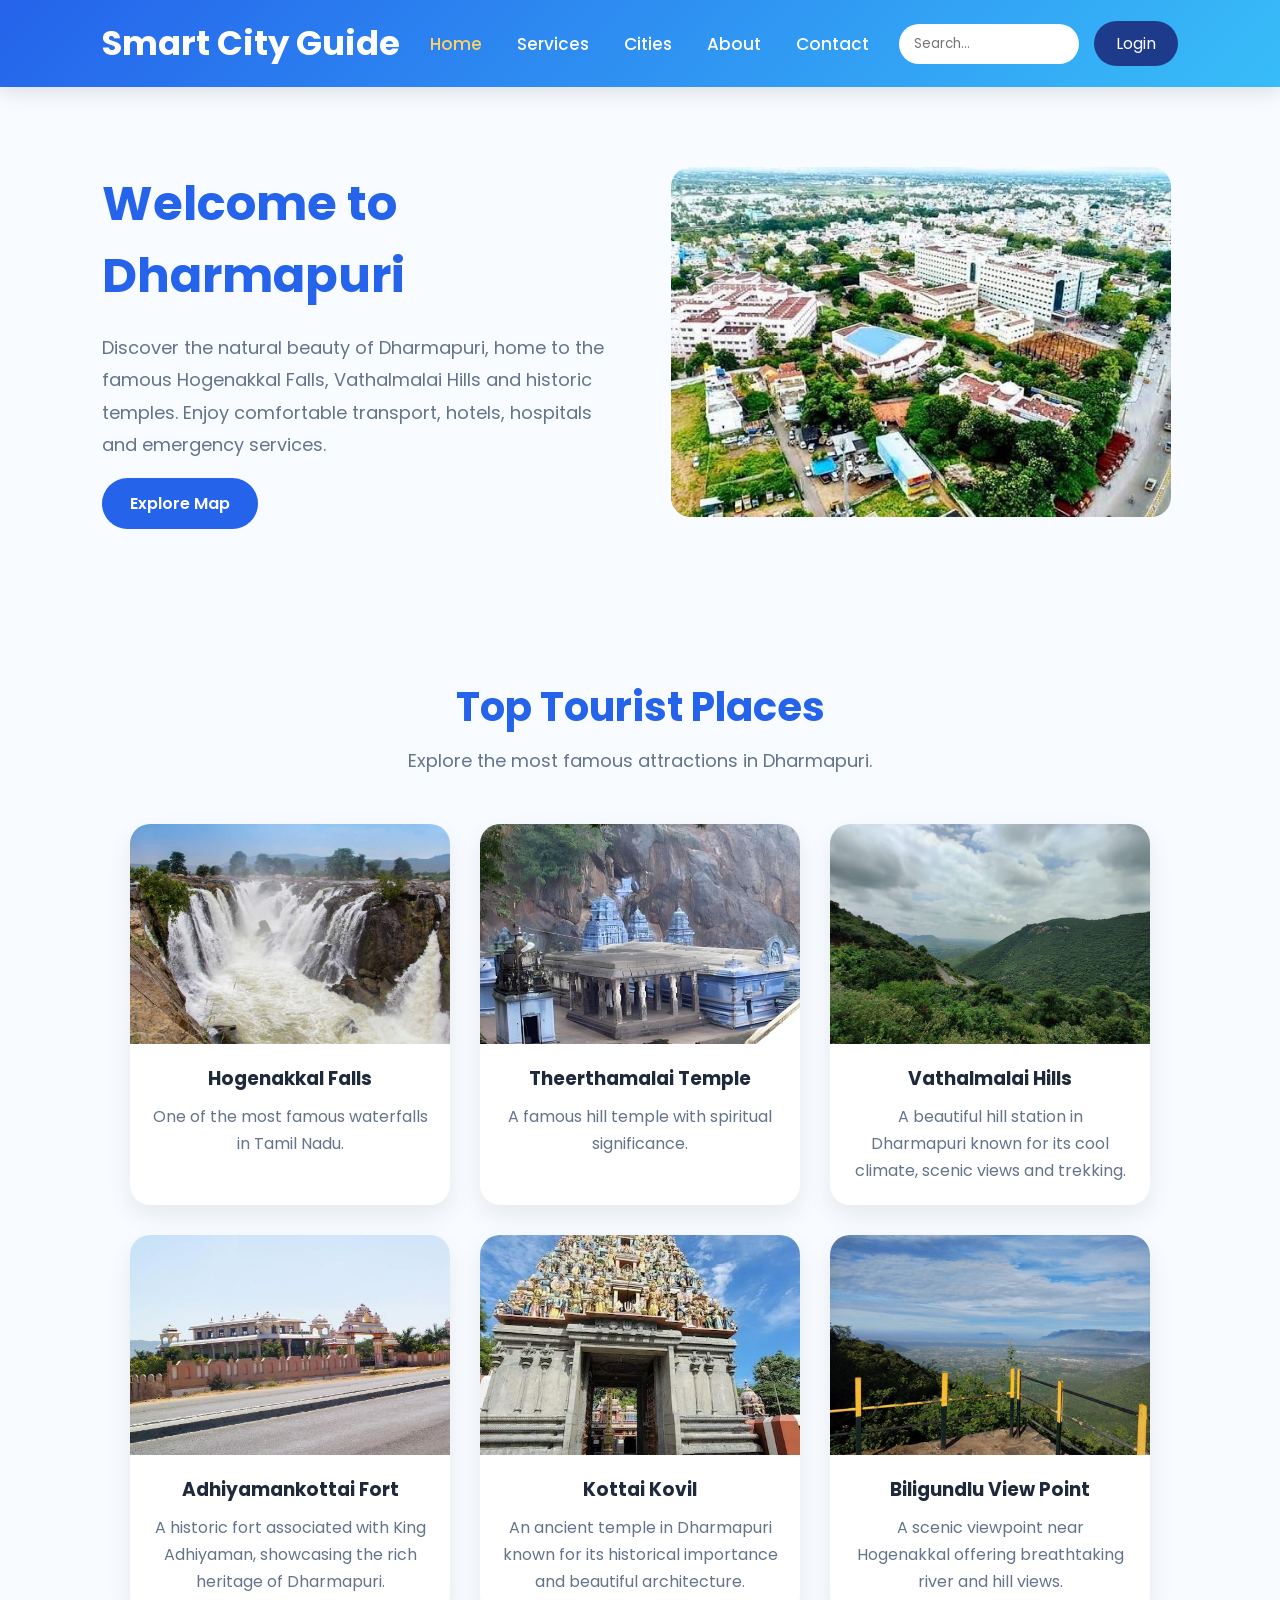
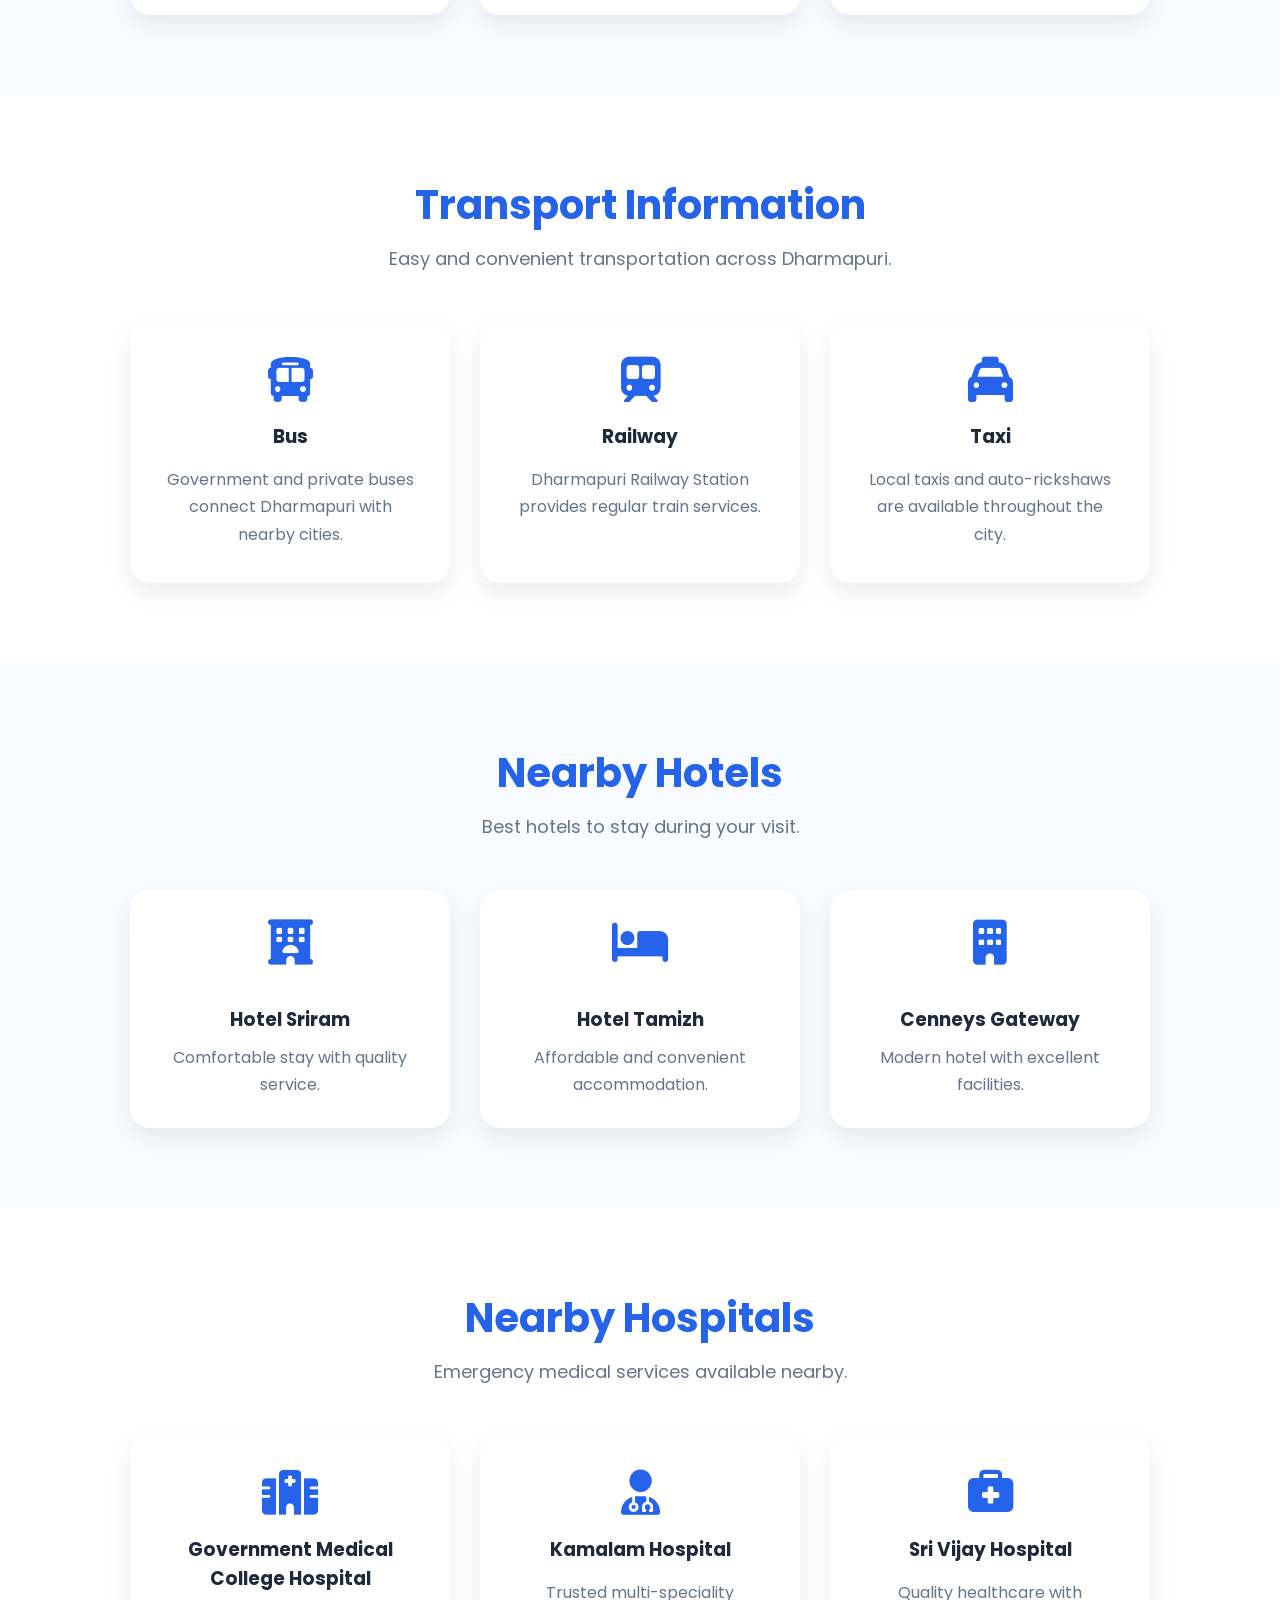
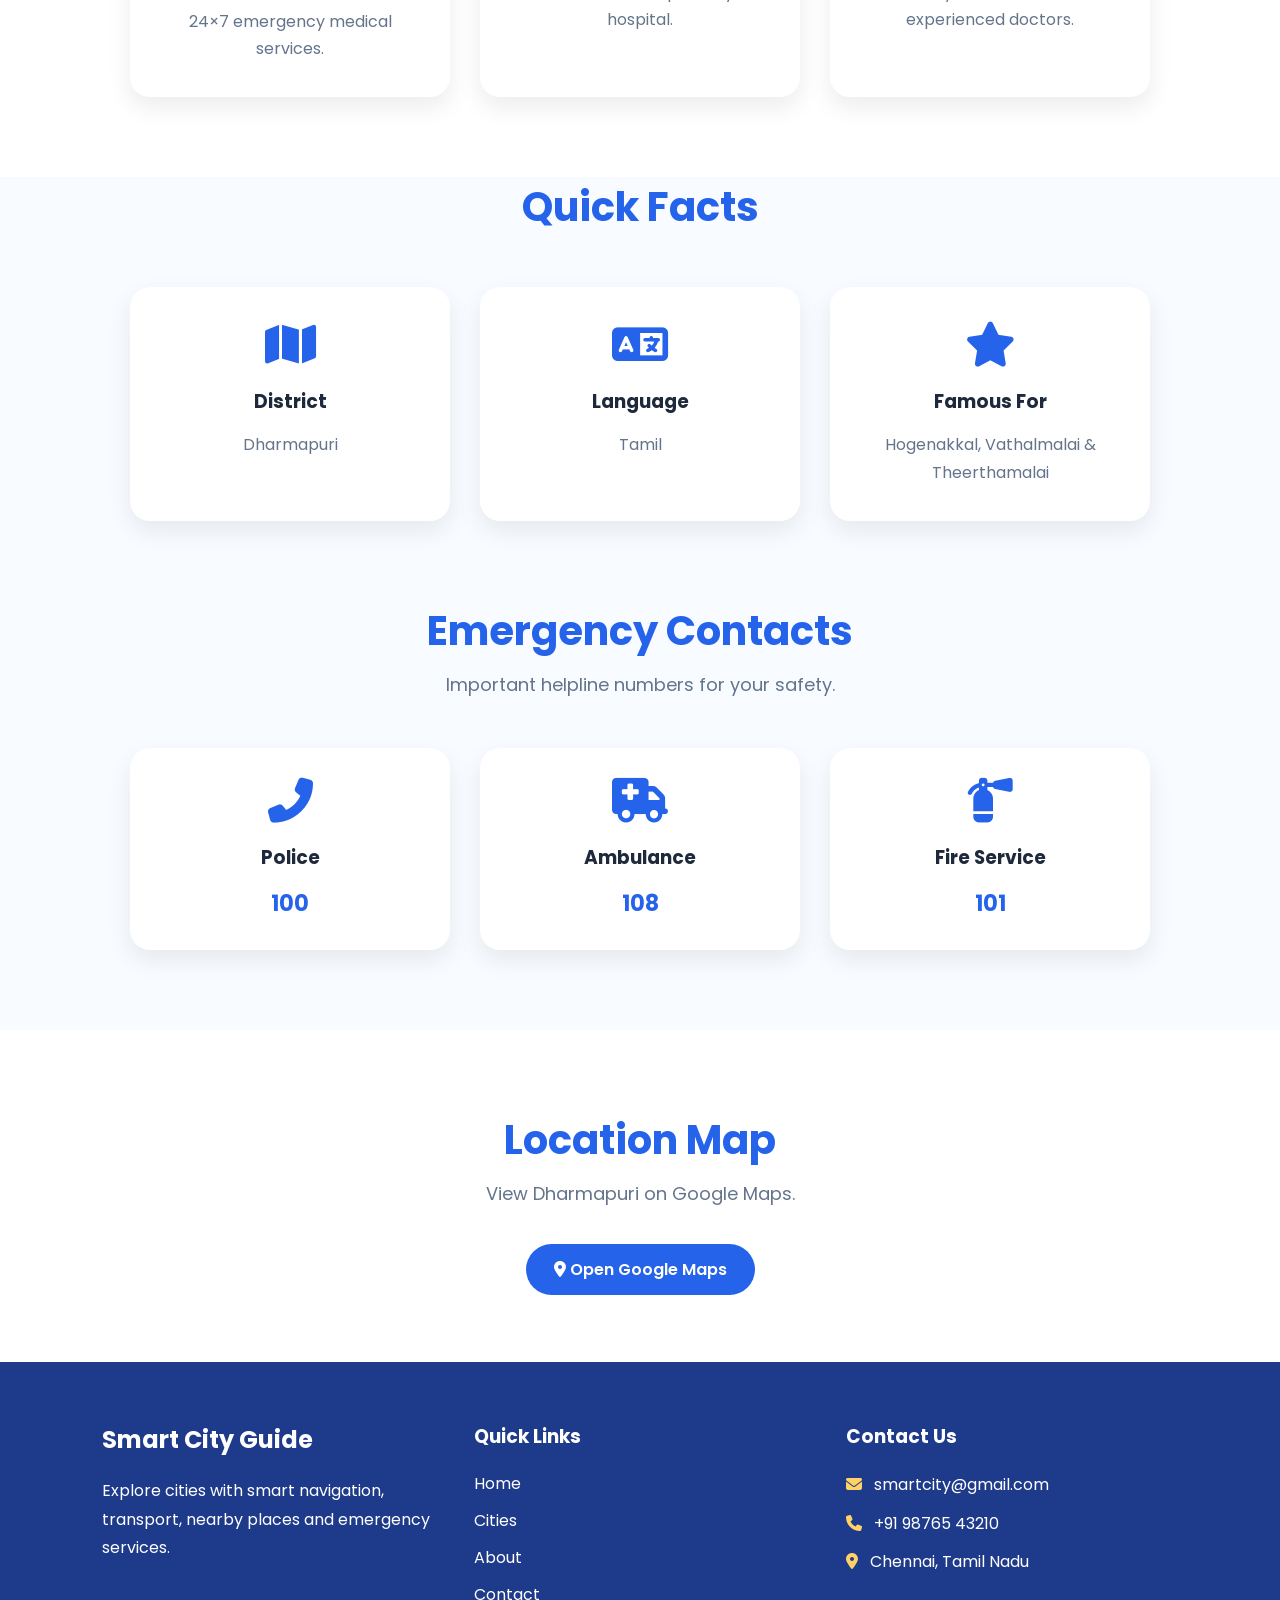
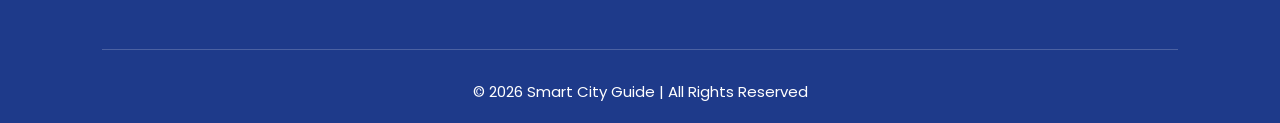
<file: city-details-dharmapuri.html>
<!DOCTYPE html>
<html lang="en">
    <head>
        <meta charset="UTF-8">
        <meta name="viewport" content="width=device-width, initial-scale=1.0">
        <title>City Details | Smart City Guide</title>

        <link rel="stylesheet" href="style.css">

        <link rel="stylesheet"
            href="https://cdnjs.cloudflare.com/ajax/libs/font-awesome/6.6.0/css/all.min.css">
    </head>

    <body>

        <nav class="navbar">

            <div class="logo">
                <h2>Smart City Guide</h2>
            </div>

            <ul class="nav-links">
                <li><a href="index.html" class="active">Home</a></li>
                <li><a href="index.html#services">Services</a></li>
                <li><a href="cities.html">Cities</a></li>
                <li><a href="about.html">About</a></li>
                <li><a href="contact.html">Contact</a></li>
            </ul>

            <div class="nav-right">
                <input type="search" placeholder="Search...">

                <a href="login.html" class="login-btn">Login</a>
            </div>

        </nav>
        <section class="details-hero">

            <div class="details-text">

                <h1>Welcome to Dharmapuri</h1>

                <p>
                    Discover the natural beauty of Dharmapuri, home to the
                    famous
                    Hogenakkal Falls, Vathalmalai Hills and historic temples.
                    Enjoy comfortable transport, hotels, hospitals and emergency
                    services.
                </p>

                <a href="https://maps.google.com/?q=Dharmapuri"
                    target="_blank"
                    class="explore-btn">
                    Explore Map
                </a>

            </div>

            <div class="details-image">
                <img src="dharmapuri.jpg" alt="Dharmapuri">
            </div>
        </section>
        <section class="tourist-section">

            <div class="section-title">
                <h2>Top Tourist Places</h2>
                <p>Explore the most famous attractions in Dharmapuri.</p>
            </div>

            <div class="tourist-container">

                <div class="tourist-card">
                    <img src="hogenakkal.jpg" alt="Hogenakkal Falls">
                    <h3>Hogenakkal Falls</h3>
                    <p>One of the most famous waterfalls in Tamil Nadu.</p>
                </div>

                <div class="tourist-card">
                    <img src="theerthamalai.jpg"
                        alt="Theerthamalai Temple">
                    <h3>Theerthamalai Temple</h3>
                    <p>A famous hill temple with spiritual significance.</p>
                </div>

                <div class="tourist-card">
                    <img src="vathalmalai.jpg" alt="Vathalmalai">

                    <h3>Vathalmalai Hills</h3>

                    <p>
                        A beautiful hill station in Dharmapuri known for its
                        cool climate, scenic views and trekking.
                    </p>
                </div>
                <div class="tourist-card">
                    <img src="adhiyamankottai.jpg"
                        alt="Adhiyamankottai Fort">

                    <h3>Adhiyamankottai Fort</h3>

                    <p>
                        A historic fort associated with King Adhiyaman,
                        showcasing the rich heritage of Dharmapuri.
                    </p>
                </div>
                <div class="tourist-card">
                    <img src="kottaikovil.jpg" alt="Kottai Kovil">

                    <h3>Kottai Kovil</h3>

                    <p>
                        An ancient temple in Dharmapuri known for its
                        historical importance and beautiful architecture.
                    </p>
                </div>
                <div class="tourist-card">
                    <img src="biligundlu.jpg"
                        alt="Biligundlu View Point">

                    <h3>Biligundlu View Point</h3>

                    <p>
                        A scenic viewpoint near Hogenakkal offering
                        breathtaking river and hill views.
                    </p>
                </div>
            </div>

        </section>
        <section class="transport-section">

            <div class="section-title">
                <h2>Transport Information</h2>
                <p>Easy and convenient transportation across Dharmapuri.</p>
            </div>

            <div class="transport-container">

                <div class="transport-card">
                    <i class="fas fa-bus"></i>
                    <h3>Bus</h3>
                    <p>Government and private buses connect Dharmapuri with
                        nearby cities.</p>
                </div>

                <div class="transport-card">
                    <i class="fas fa-train-subway"></i>
                    <h3>Railway</h3>
                    <p>Dharmapuri Railway Station provides regular train
                        services.</p>
                </div>

                <div class="transport-card">
                    <i class="fas fa-taxi"></i>
                    <h3>Taxi</h3>
                    <p>Local taxis and auto-rickshaws are available throughout
                        the city.</p>
                </div>

            </div>

        </section>
        <section class="hotel-section">

            <div class="section-title">
                <h2>Nearby Hotels</h2>
                <p>Best hotels to stay during your visit.</p>
            </div>

            <div class="hotel-container">

                <div class="hotel-card">
                    <i class="fas fa-hotel"></i>
                    <h3>Hotel Sriram</h3>
                    <p>Comfortable stay with quality service.</p>
                </div>

                <div class="hotel-card">
                    <i class="fas fa-bed"></i>
                    <h3>Hotel Tamizh</h3>
                    <p>Affordable and convenient accommodation.</p>
                </div>

                <div class="hotel-card">
                    <i class="fas fa-building"></i>
                    <h3>Cenneys Gateway</h3>
                    <p>Modern hotel with excellent facilities.</p>
                </div>

            </div>

        </section>
        <section class="hospital-section">

            <div class="section-title">
                <h2>Nearby Hospitals</h2>
                <p>Emergency medical services available nearby.</p>
            </div>

            <div class="hospital-container">

                <div class="hospital-card">
                    <i class="fas fa-hospital"></i>
                    <h3>Government Medical College Hospital</h3>
                    <p>24×7 emergency medical services.</p>
                </div>

                <div class="hospital-card">
                    <i class="fas fa-user-doctor"></i>
                    <h3>Kamalam Hospital</h3>
                    <p>Trusted multi-speciality hospital.</p>
                </div>

                <div class="hospital-card">
                    <i class="fas fa-briefcase-medical"></i>
                    <h3>Sri Vijay Hospital</h3>
                    <p>Quality healthcare with experienced doctors.</p>
                </div>

            </div>

        </section>
        <section class="facts-section">

            <div class="section-title">
                <h2>Quick Facts</h2>
            </div>

            <div class="transport-container">

                <div class="transport-card">
                    <i class="fas fa-map"></i>
                    <h3>District</h3>
                    <p>Dharmapuri</p>
                </div>

                <div class="transport-card">
                    <i class="fas fa-language"></i>
                    <h3>Language</h3>
                    <p>Tamil</p>
                </div>

                <div class="transport-card">
                    <i class="fas fa-star"></i>
                    <h3>Famous For</h3>
                    <p>Hogenakkal, Vathalmalai & Theerthamalai</p>
                </div>

            </div>

        </section>
        <section class="emergency-section">

            <div class="section-title">
                <h2>Emergency Contacts</h2>
                <p>Important helpline numbers for your safety.</p>
            </div>

            <div class="emergency-container">

                <div class="emergency-card">
                    <i class="fas fa-phone-alt"></i>
                    <h3>Police</h3>
                    <p>100</p>
                </div>

                <div class="emergency-card">
                    <i class="fas fa-ambulance"></i>
                    <h3>Ambulance</h3>
                    <p>108</p>
                </div>

                <div class="emergency-card">
                    <i class="fas fa-fire-extinguisher"></i>
                    <h3>Fire Service</h3>
                    <p>101</p>
                </div>

            </div>

        </section>
        <section class="map-section">

            <div class="section-title">
                <h2>Location Map</h2>
                <p>View Dharmapuri on Google Maps.</p>
            </div>

            <div class="map-button">
                <a href="https://maps.google.com/?q=Dharmapuri"
                    target="_blank"
                    class="explore-btn">

                    <i class="fas fa-map-marker-alt"></i>
                    Open Google Maps

                </a>
            </div>

        </section>
        <footer>

            <div class="footer-container">

                <div class="footer-box">
                    <h2>Smart City Guide</h2>
                    <p>
                        Explore cities with smart navigation, transport,
                        nearby places and emergency services.
                    </p>
                </div>

                <div class="footer-box">
                    <h3>Quick Links</h3>
                    <a href="index.html">Home</a>
                    <a href="cities.html">Cities</a>
                    <a href="about.html">About</a>
                    <a href="contact.html">Contact</a>
                </div>

                <div class="footer-box">
                    <h3>Contact Us</h3>
                    <p><i class="fas fa-envelope"></i> smartcity@gmail.com</p>
                    <p><i class="fas fa-phone"></i> +91 98765 43210</p>
                    <p><i class="fas fa-location-dot"></i> Chennai, Tamil
                        Nadu</p>
                </div>

            </div>

            <hr>

            <p class="copyright">
                © 2026 Smart City Guide | All Rights Reserved
            </p>

        </footer>

    </body>
</html>
</file>
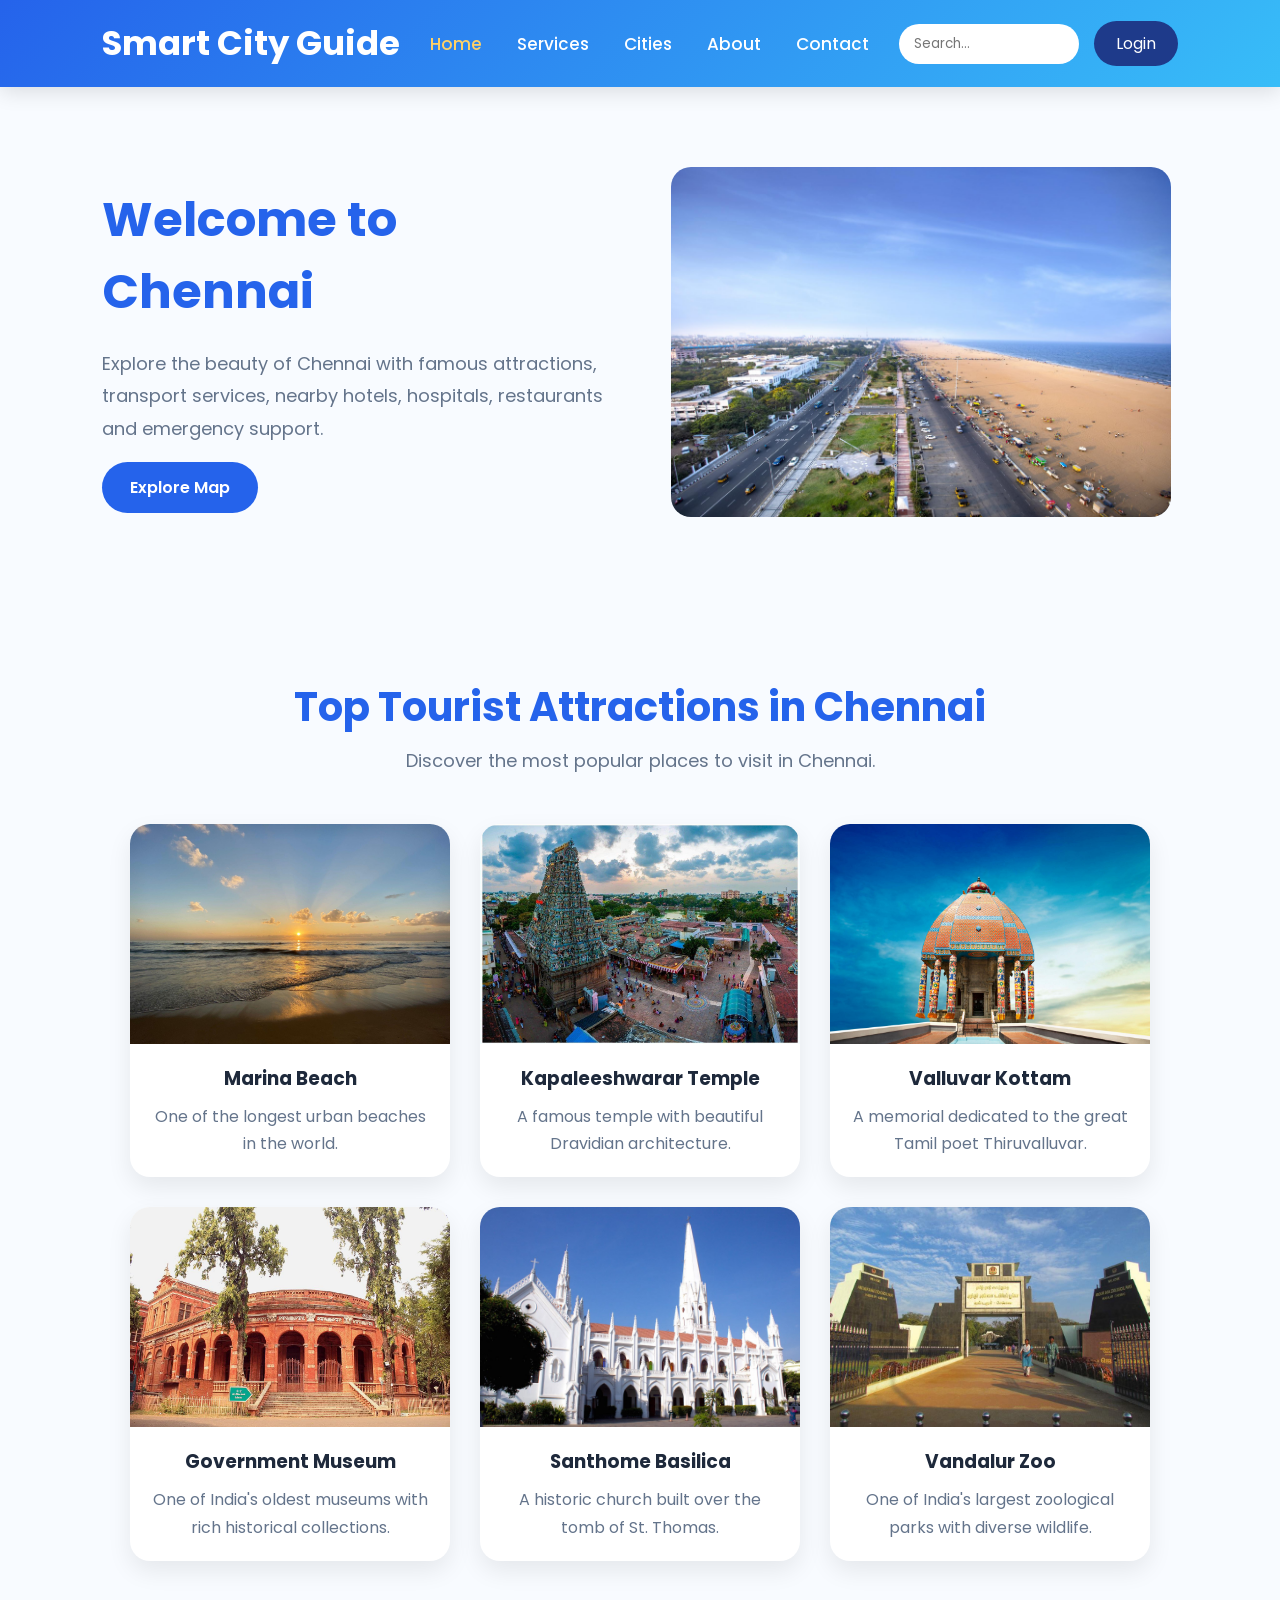
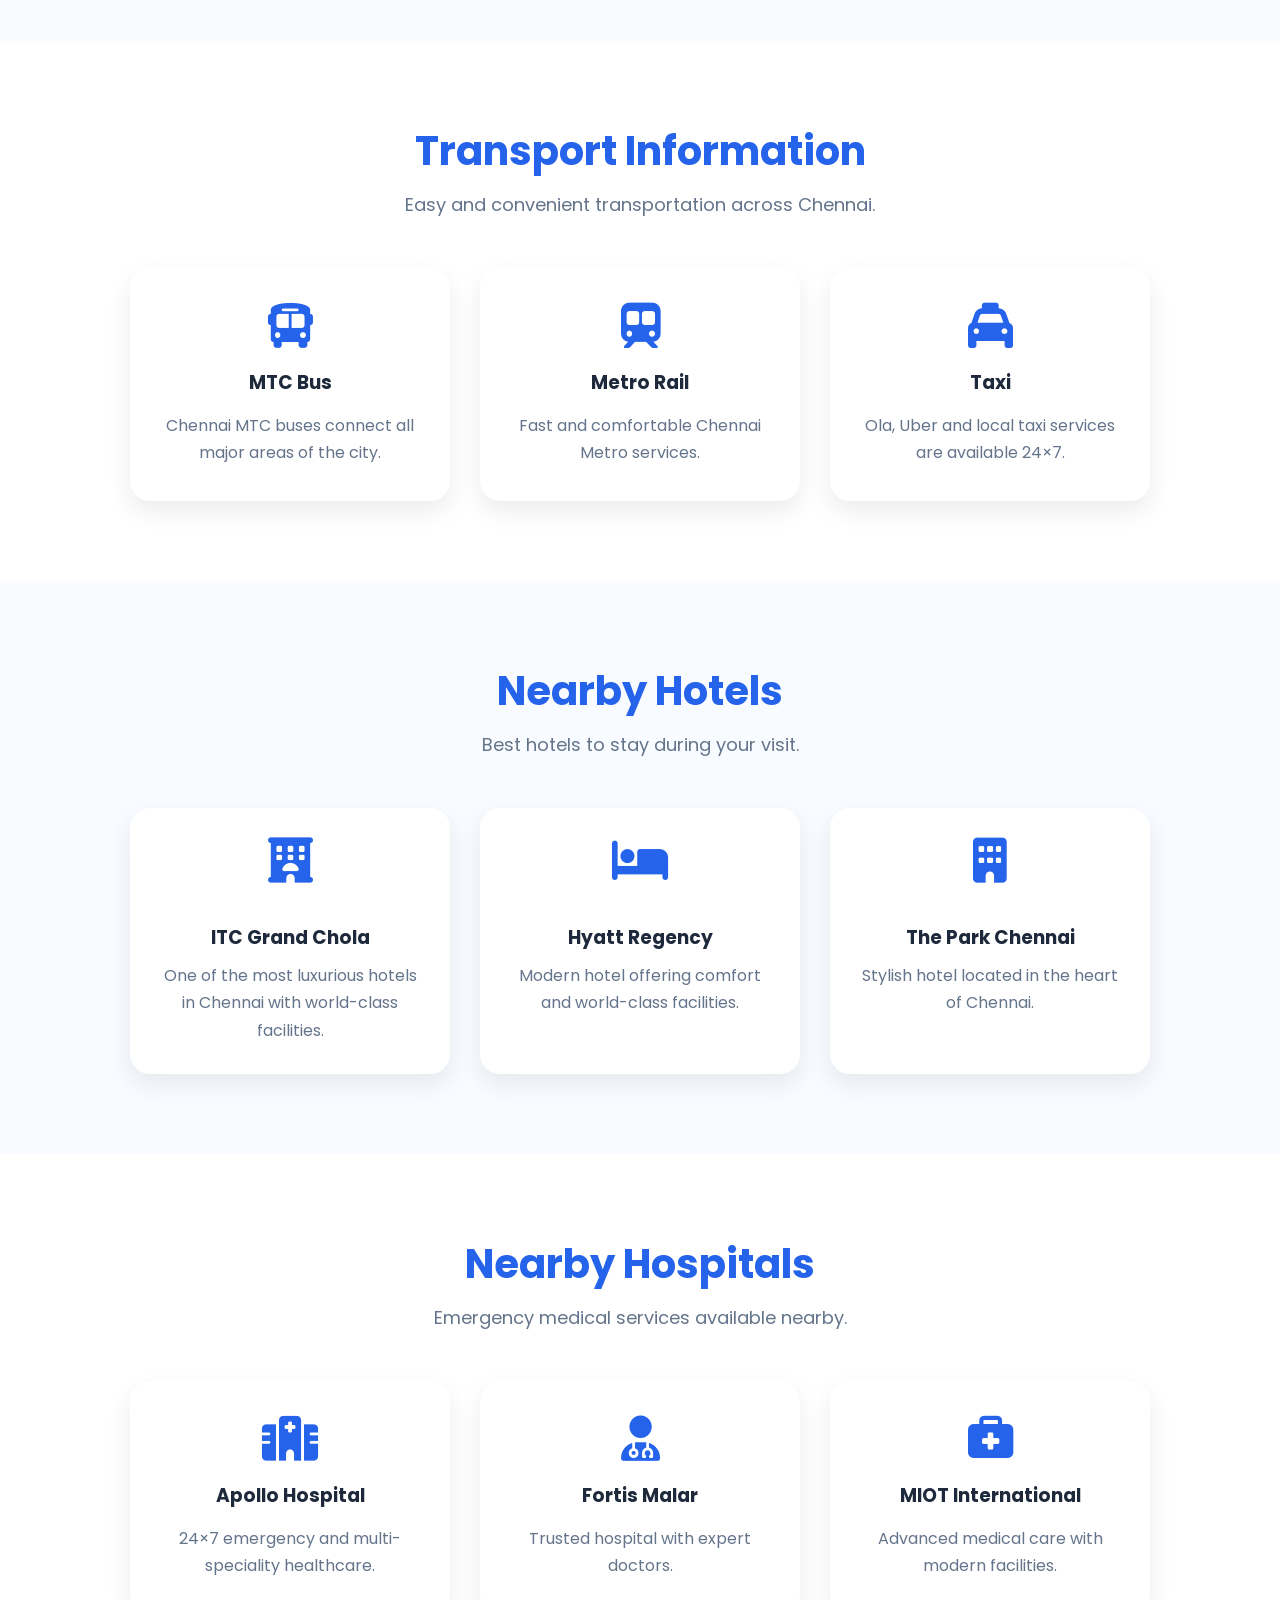
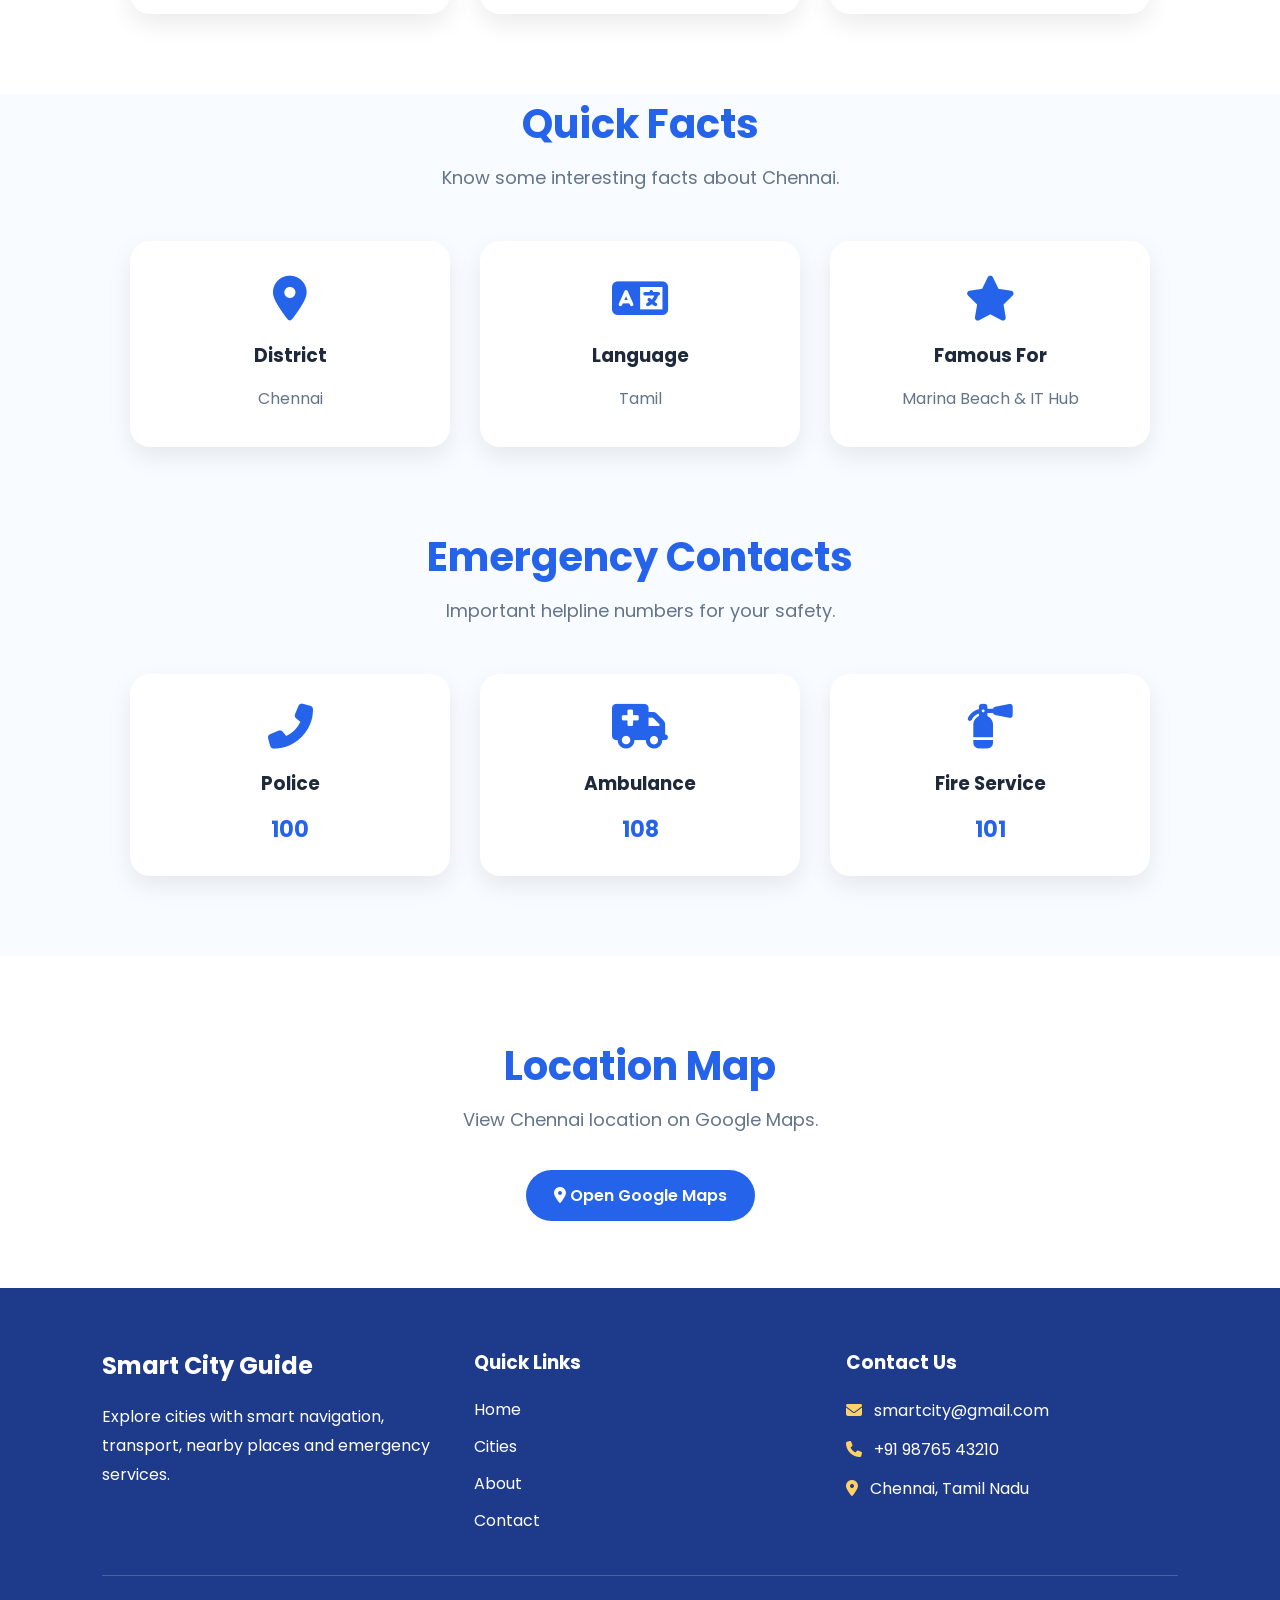
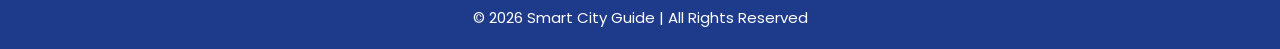
<file: city-details.html>
<!DOCTYPE html>
<html lang="en">
    <head>
        <meta charset="UTF-8">
        <meta name="viewport" content="width=device-width, initial-scale=1.0">
        <title>City Details | Smart City Guide</title>

        <link rel="stylesheet" href="style.css">

        <link rel="stylesheet"
            href="https://cdnjs.cloudflare.com/ajax/libs/font-awesome/6.6.0/css/all.min.css">
    </head>

    <body>

        <nav class="navbar">

            <div class="logo">
                <h2>Smart City Guide</h2>
            </div>

            <ul class="nav-links">
                <li><a href="index.html" class="active">Home</a></li>
                <li><a href="index.html#services">Services</a></li>
                <li><a href="cities.html">Cities</a></li>
                <li><a href="about.html">About</a></li>
                <li><a href="contact.html">Contact</a></li>
            </ul>

            <div class="nav-right">
                <input type="search" placeholder="Search...">

                <a href="login.html" class="login-btn">Login</a>
            </div>

        </nav>
        <section class="details-hero">

            <div class="details-text">

                <h1>Welcome to Chennai</h1>

                <p>
                    Explore the beauty of Chennai with famous attractions,
                    transport services, nearby hotels, hospitals,
                    restaurants and emergency support.
                </p>

                <a href="https://www.google.com/maps/place/Chennai"
                    target="_blank"
                    class="explore-btn">
                    Explore Map
                </a>

            </div>

            <div class="details-image">
                <img src="chennai.jpg" alt="Chennai">
            </div>

        </section>
        <section class="tourist-section">

            <div class="section-title">
                <h2>Top Tourist Attractions in Chennai</h2>
                <p>Discover the most popular places to visit in Chennai.</p>
            </div>

            <div class="tourist-container">

                <div class="tourist-card">
                    <img src="marina.jpg" alt="Marina Beach">
                    <h3>Marina Beach</h3>
                    <p>One of the longest urban beaches in the world.</p>
                </div>

                <div class="tourist-card">
                    <img src="kapaleeshwarar.jpg"
                        alt="Kapaleeshwarar Temple">
                    <h3>Kapaleeshwarar Temple</h3>
                    <p>A famous temple with beautiful Dravidian
                        architecture.</p>
                </div>

                <div class="tourist-card">
                    <img src="valluvar.jpg" alt="Valluvar Kottam">
                    <h3>Valluvar Kottam</h3>
                    <p>A memorial dedicated to the great Tamil poet
                        Thiruvalluvar.</p>
                </div>

                <div class="tourist-card">
                    <img src="museum.jpg" alt="Government Museum">
                    <h3>Government Museum</h3>
                    <p>One of India's oldest museums with rich historical
                        collections.</p>
                </div>

                <div class="tourist-card">
                    <img src="santhome.jpg" alt="Santhome Basilica">
                    <h3>Santhome Basilica</h3>
                    <p>A historic church built over the tomb of St. Thomas.</p>
                </div>

                <div class="tourist-card">
                    <img src="vandalur.jpg" alt="Vandalur Zoo">
                    <h3>Vandalur Zoo</h3>
                    <p>One of India's largest zoological parks with diverse
                        wildlife.</p>
                </div>

            </div>

        </section>
        <section class="transport-section">

            <div class="section-title">
                <h2>Transport Information</h2>
                <p>Easy and convenient transportation across Chennai.</p>
            </div>

            <div class="transport-container">

                <div class="transport-card">
                    <i class="fas fa-bus"></i>
                    <h3>MTC Bus</h3>
                    <p>Chennai MTC buses connect all major areas of the
                        city.</p>
                </div>

                <div class="transport-card">
                    <i class="fas fa-train-subway"></i>
                    <h3>Metro Rail</h3>
                    <p>Fast and comfortable Chennai Metro services.</p>
                </div>

                <div class="transport-card">
                    <i class="fas fa-taxi"></i>
                    <h3>Taxi</h3>
                    <p>Ola, Uber and local taxi services are available 24×7.</p>
                </div>

            </div>

        </section>
        <section class="hotel-section">

            <div class="section-title">
                <h2>Nearby Hotels</h2>
                <p>Best hotels to stay during your visit.</p>
            </div>

            <div class="hotel-container">

                <div class="hotel-card">
                    <i class="fas fa-hotel"></i>
                    <h3>ITC Grand Chola</h3>
                    <p>One of the most luxurious hotels in Chennai with
                        world-class facilities.</p>
                </div>

                <div class="hotel-card">
                    <i class="fas fa-bed"></i>
                    <h3>Hyatt Regency</h3>
                    <p>Modern hotel offering comfort and world-class
                        facilities.</p>
                </div>

                <div class="hotel-card">
                    <i class="fas fa-building"></i>
                    <h3>The Park Chennai</h3>
                    <p>Stylish hotel located in the heart of Chennai.</p>
                </div>

            </div>

        </section>
        <section class="hospital-section">

            <div class="section-title">
                <h2>Nearby Hospitals</h2>
                <p>Emergency medical services available nearby.</p>
            </div>

            <div class="hospital-container">

                <div class="hospital-card">
                    <i class="fas fa-hospital"></i>
                    <h3>Apollo Hospital</h3>
                    <p>24×7 emergency and multi-speciality healthcare.</p>
                </div>

                <div class="hospital-card">
                    <i class="fas fa-user-doctor"></i>
                    <h3>Fortis Malar</h3>
                    <p>Trusted hospital with expert doctors.</p>
                </div>

                <div class="hospital-card">
                    <i class="fas fa-briefcase-medical"></i>
                    <h3>MIOT International</h3>
                    <p>Advanced medical care with modern facilities.</p>
                </div>

            </div>

        </section>
        <section class="facts-section">

            <div class="section-title">
                <h2>Quick Facts</h2>
                <p>Know some interesting facts about Chennai.</p>
            </div>

            <div class="transport-container">

                <div class="transport-card">
                    <i class="fas fa-map-marker-alt"></i>
                    <h3>District</h3>
                    <p>Chennai</p>
                </div>

                <div class="transport-card">
                    <i class="fas fa-language"></i>
                    <h3>Language</h3>
                    <p>Tamil</p>
                </div>

                <div class="transport-card">
                    <i class="fas fa-star"></i>
                    <h3>Famous For</h3>
                    <p>Marina Beach & IT Hub</p>
                </div>

            </div>

        </section>
        <section class="emergency-section">

            <div class="section-title">
                <h2>Emergency Contacts</h2>
                <p>Important helpline numbers for your safety.</p>
            </div>

            <div class="emergency-container">

                <div class="emergency-card">
                    <i class="fas fa-phone-alt"></i>
                    <h3>Police</h3>
                    <p>100</p>
                </div>

                <div class="emergency-card">
                    <i class="fas fa-ambulance"></i>

                    <h3>Ambulance</h3>
                    <p>108</p>
                </div>

                <div class="emergency-card">
                    <i class="fas fa-fire-extinguisher"></i>
                    <h3>Fire Service</h3>
                    <p>101</p>
                </div>

            </div>

        </section>
        <section class="map-section">

            <div class="section-title">
                <h2>Location Map</h2>
                <p>View Chennai location on Google Maps.</p>
            </div>

            <div class="map-button">
                <a href="https://maps.google.com/?q=Chennai"
                    target="_blank"
                    class="explore-btn">
                    <i class="fas fa-map-marker-alt"></i>
                    Open Google Maps
                </a>
            </div>

        </section>
        <footer>

            <div class="footer-container">

                <div class="footer-box">
                    <h2>Smart City Guide</h2>
                    <p>
                        Explore cities with smart navigation, transport,
                        nearby places and emergency services.
                    </p>
                </div>

                <div class="footer-box">
                    <h3>Quick Links</h3>
                    <a href="index.html">Home</a>
                    <a href="cities.html">Cities</a>
                    <a href="about.html">About</a>
                    <a href="contact.html">Contact</a>
                </div>

                <div class="footer-box">
                    <h3>Contact Us</h3>
                    <p><i class="fas fa-envelope"></i> smartcity@gmail.com</p>
                    <p><i class="fas fa-phone"></i> +91 98765 43210</p>
                    <p><i class="fas fa-location-dot"></i> Chennai, Tamil
                        Nadu</p>
                </div>

            </div>

            <hr>

            <p class="copyright">
                © 2026 Smart City Guide | All Rights Reserved
            </p>

        </footer>
    </body>
</html>
</file>
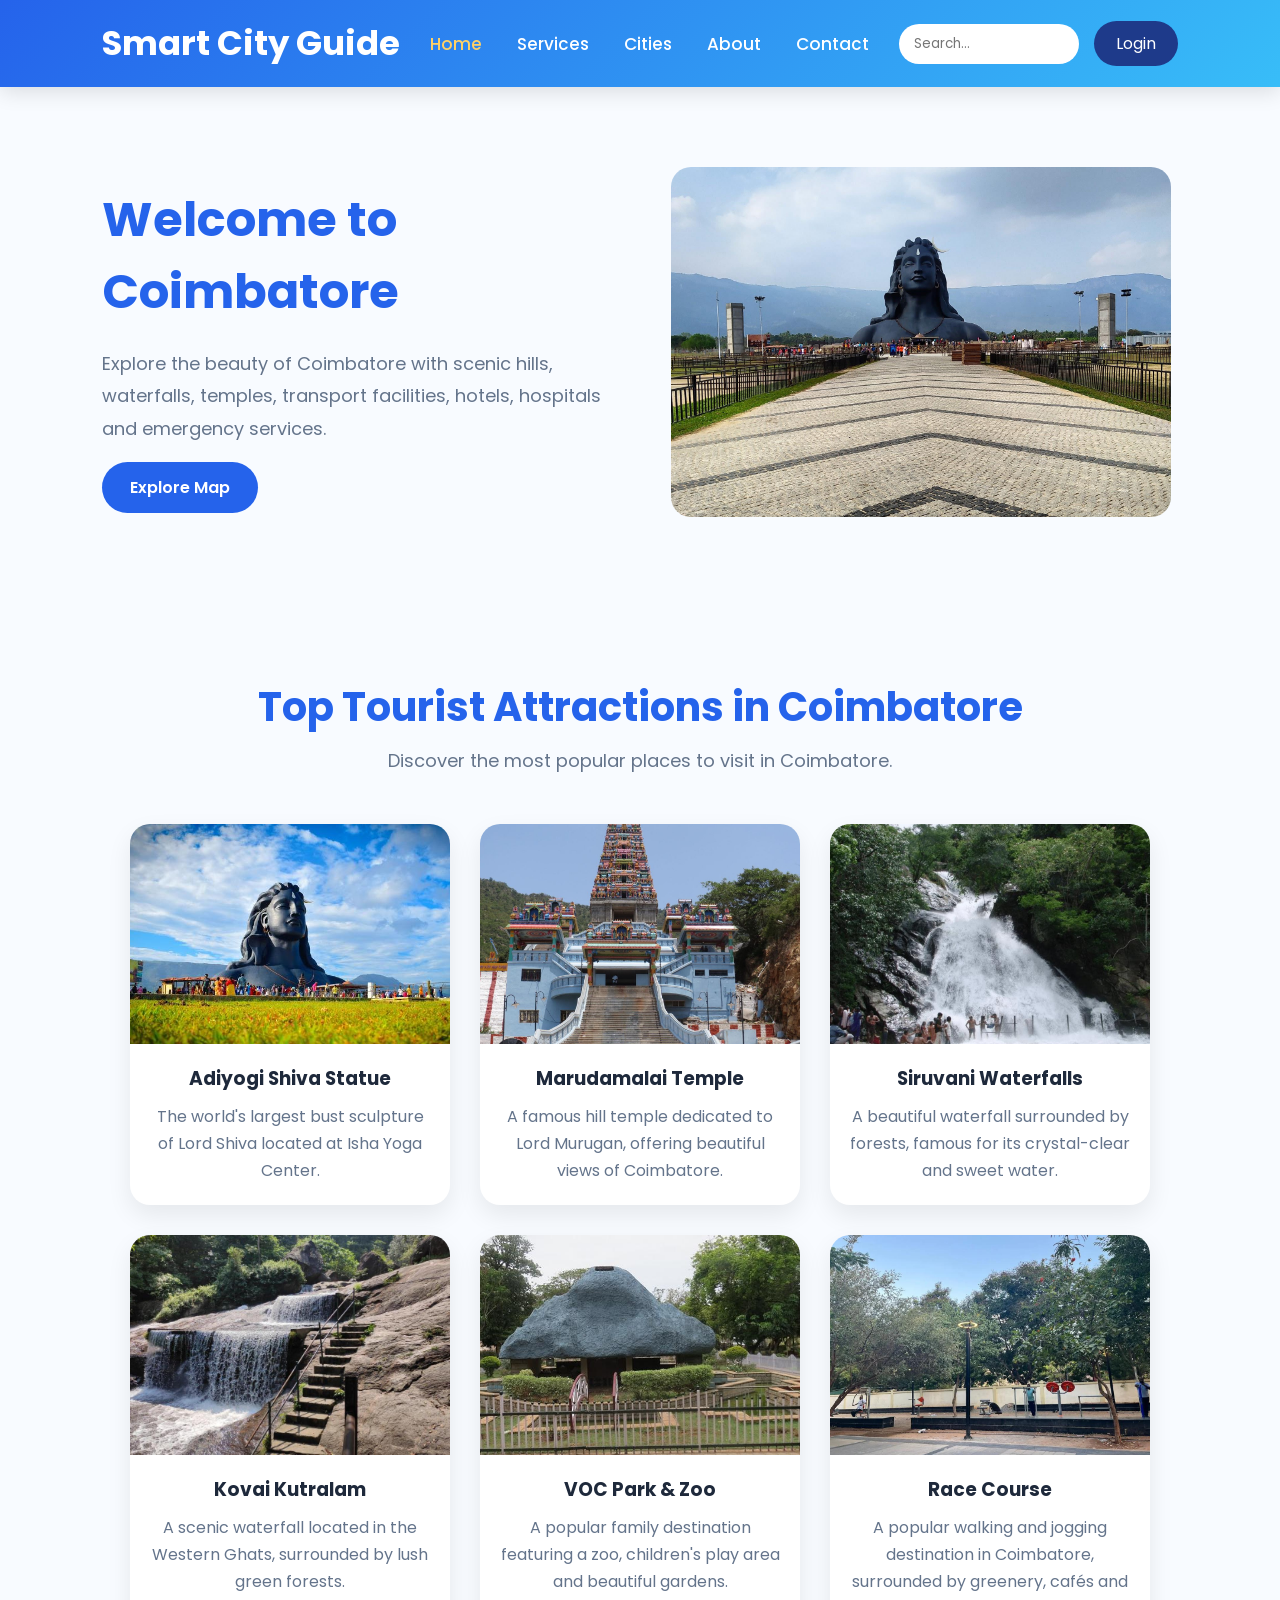
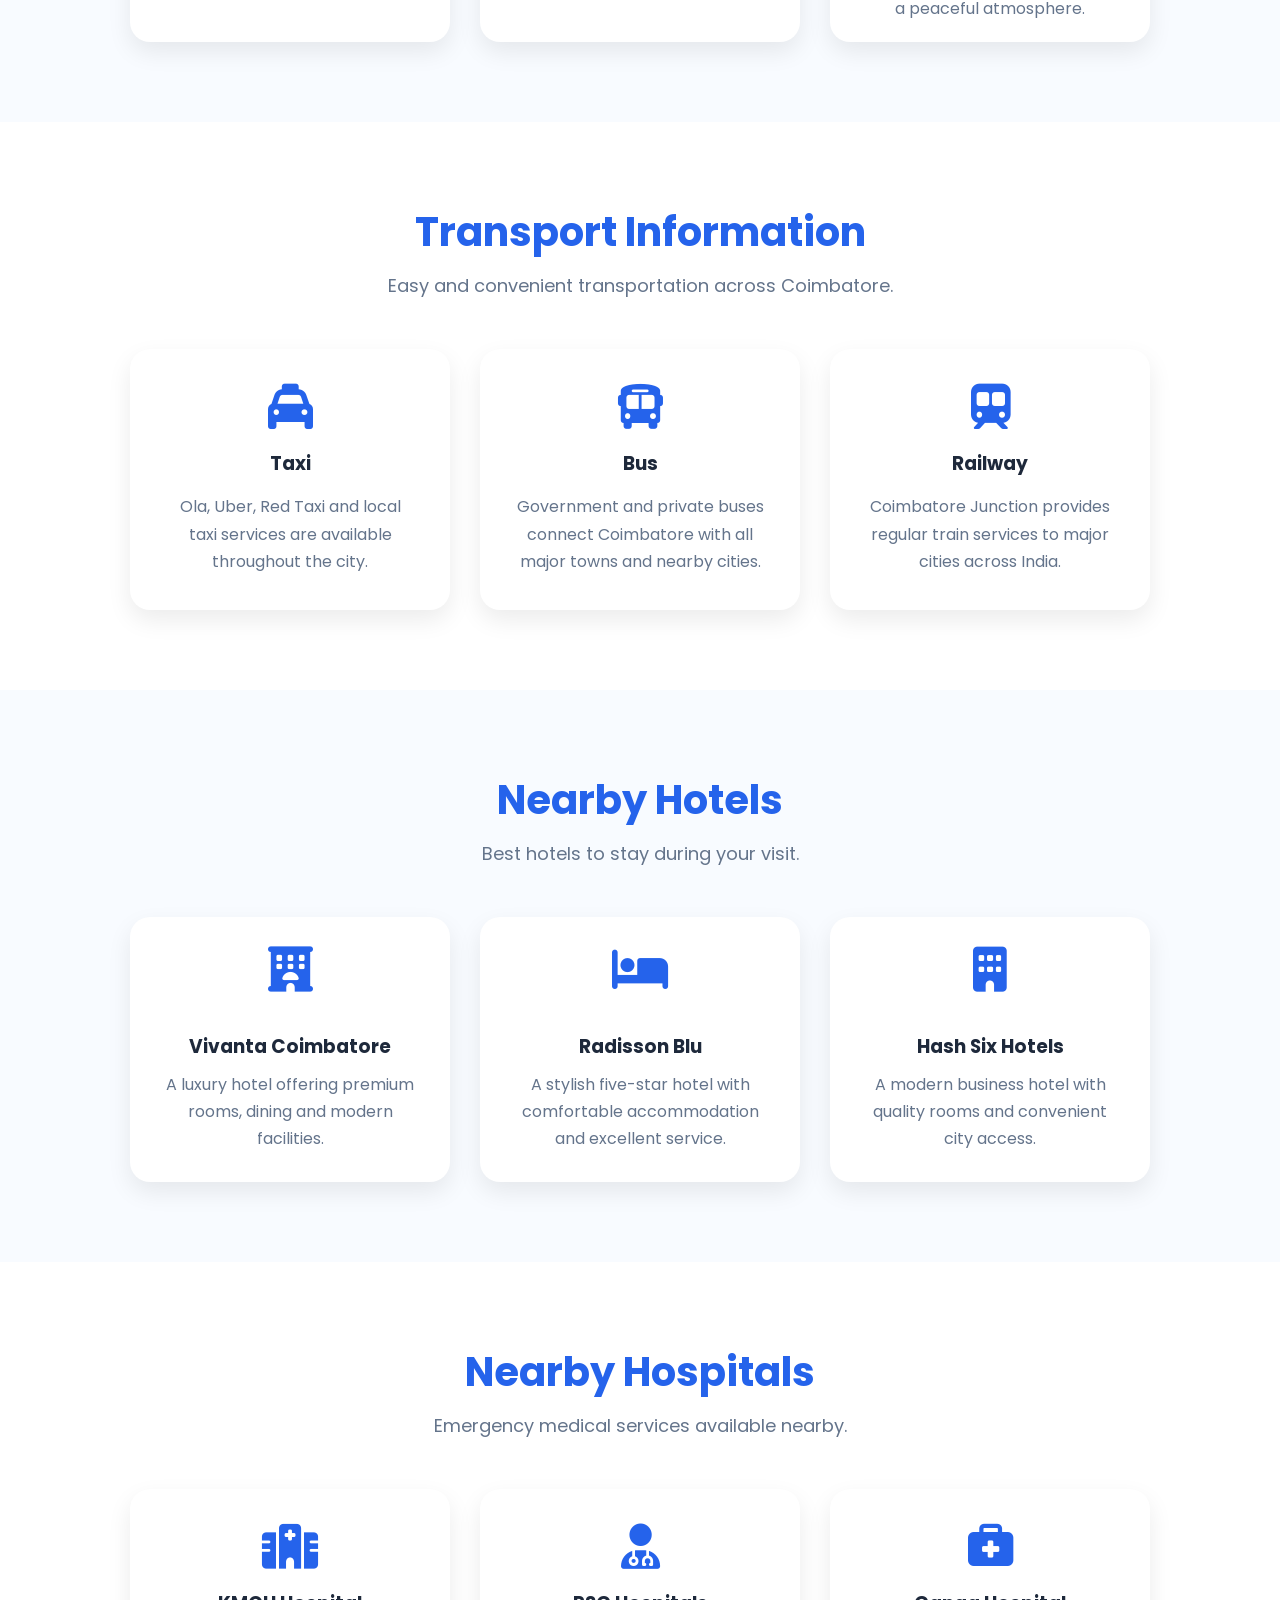
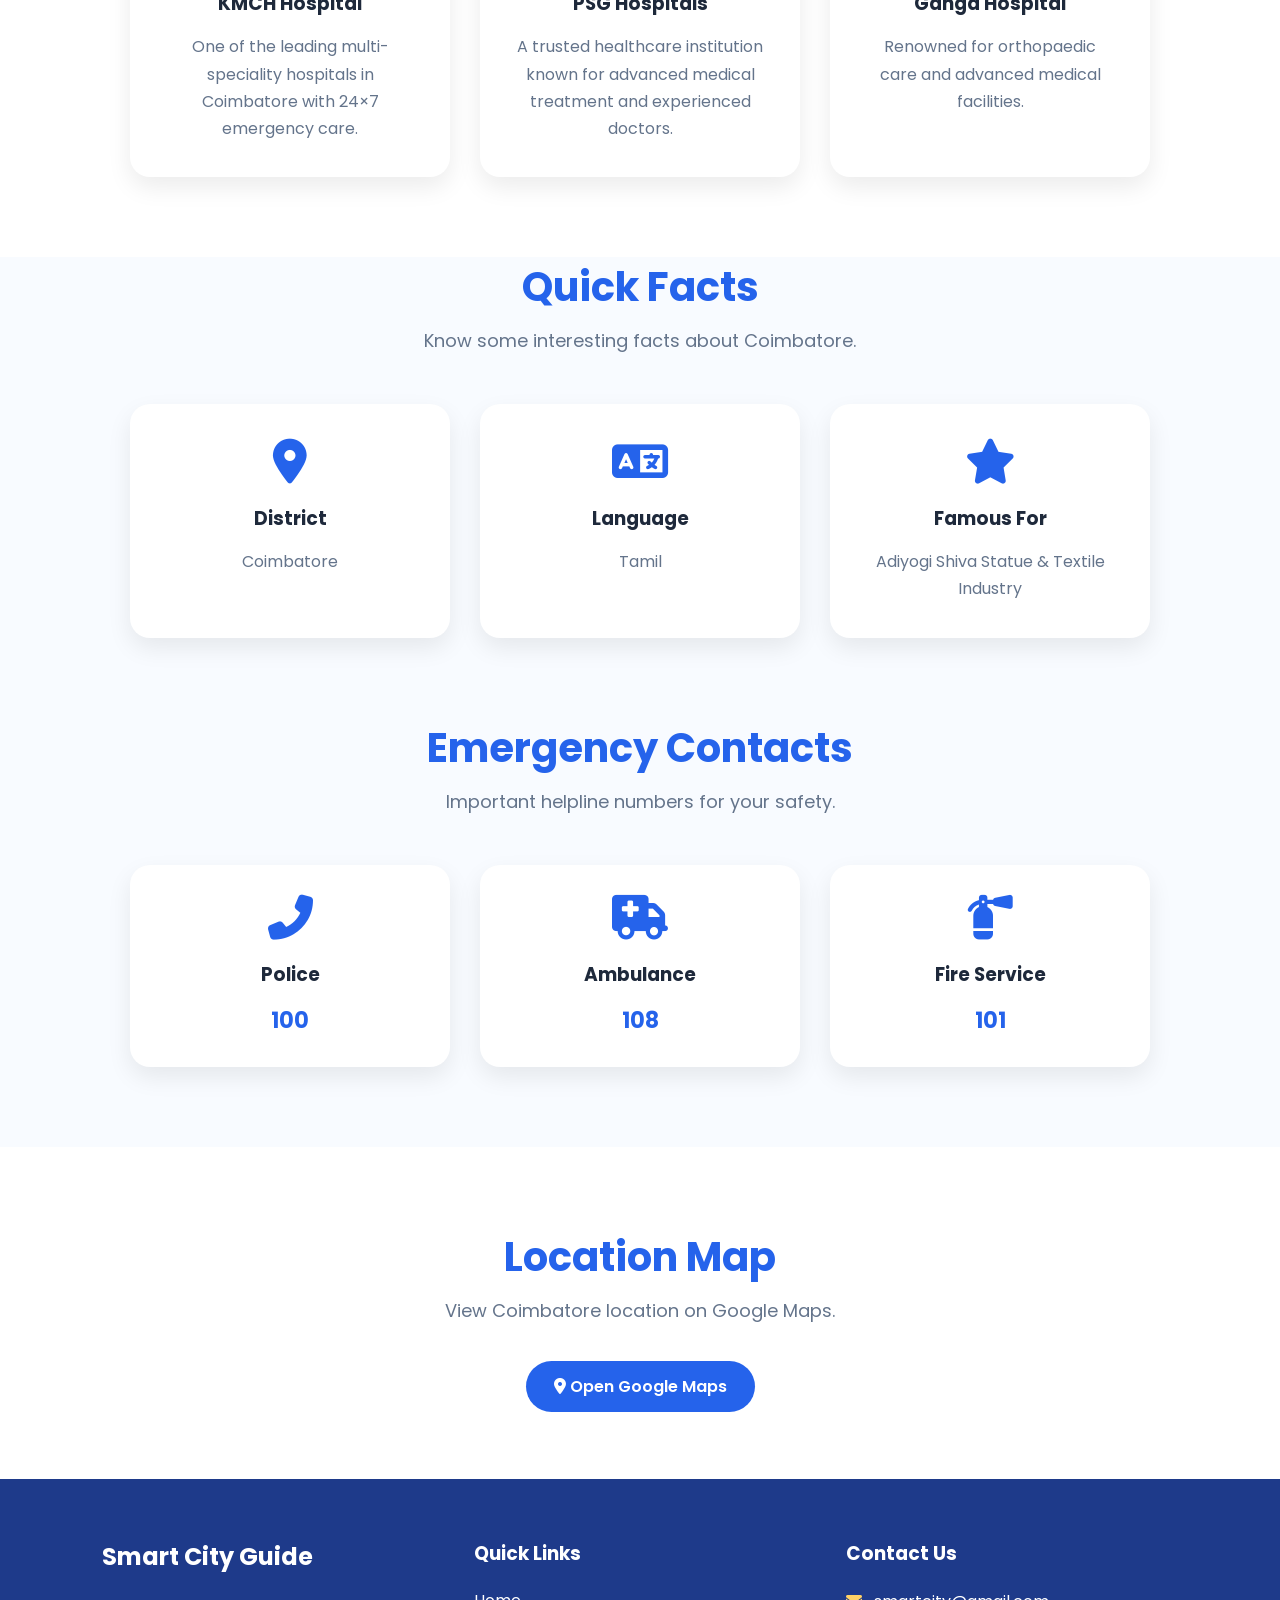
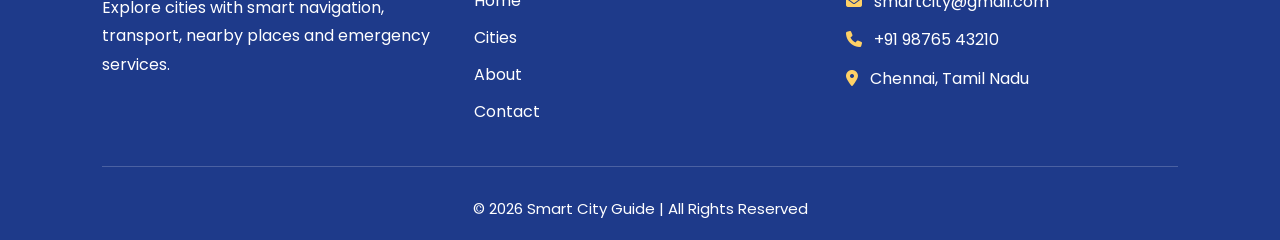
<file: coimbatore.html>
<!DOCTYPE html>
<html lang="en">
    <head>
        <meta charset="UTF-8">
        <meta name="viewport" content="width=device-width, initial-scale=1.0">
        <title>City Details | Smart City Guide</title>

        <link rel="stylesheet" href="style.css">

        <link rel="stylesheet"
            href="https://cdnjs.cloudflare.com/ajax/libs/font-awesome/6.6.0/css/all.min.css">
    </head>

    <body>

        <nav class="navbar">

            <div class="logo">
                <h2>Smart City Guide</h2>
            </div>

            <ul class="nav-links">
                <li><a href="index.html" class="active">Home</a></li>
                <li><a href="index.html#services">Services</a></li>
                <li><a href="cities.html">Cities</a></li>
                <li><a href="about.html">About</a></li>
                <li><a href="contact.html">Contact</a></li>
            </ul>

            <div class="nav-right">
                <input type="search" placeholder="Search...">

                <a href="login.html" class="login-btn">Login</a>
            </div>

        </nav>
        <section class="details-hero">

            <div class="details-text">

                <h1>Welcome to Coimbatore</h1>

                <p>
                    Explore the beauty of Coimbatore with scenic hills,
                    waterfalls, temples, transport facilities, hotels,
                    hospitals and emergency services.
                </p>

                <a
                    href="https://www.google.com/maps/place/Coimbatore,+Tamil+Nadu/"
                    target="_blank"
                    class="explore-btn">
                    Explore Map
                </a>

            </div>

            <div class="details-image">
                <img src="coimbatore.jpg" alt="Coimbatore">
            </div>

        </section>
        <section class="tourist-section">

            <div class="section-title">
                <h2>Top Tourist Attractions in Coimbatore</h2>
                <p>Discover the most popular places to visit in Coimbatore.</p>
            </div>

            <div class="tourist-container">

                <div class="tourist-card">
                    <img src="adiyogi.jpg" alt="Adiyogi Shiva Statue">

                    <h3>Adiyogi Shiva Statue</h3>

                    <p>
                        The world's largest bust sculpture of Lord Shiva
                        located at Isha Yoga Center.
                    </p>
                </div>

                <div class="tourist-card">
                    <img src="marudamalai.jpg" alt="Marudamalai Temple">

                    <h3>Marudamalai Temple</h3>

                    <p>
                        A famous hill temple dedicated to Lord Murugan,
                        offering beautiful views of Coimbatore.
                    </p>
                </div>

                <div class="tourist-card">
                    <img src="siruvani.jpg" alt="Siruvani Waterfalls">

                    <h3>Siruvani Waterfalls</h3>

                    <p>
                        A beautiful waterfall surrounded by forests,
                        famous for its crystal-clear and sweet water.
                    </p>
                </div>

                <div class="tourist-card">
                    <img src="kovaikutralam.jpg" alt="Kovai Kutralam">

                    <h3>Kovai Kutralam</h3>

                    <p>
                        A scenic waterfall located in the Western Ghats,
                        surrounded by lush green forests.
                    </p>
                </div>

                <div class="tourist-card">
                    <img src="vocpark.jpg" alt="VOC Park & Zoo">

                    <h3>VOC Park & Zoo</h3>

                    <p>
                        A popular family destination featuring a zoo,
                        children's play area and beautiful gardens.
                    </p>
                </div>
                <div class="tourist-card">
                    <img src="racecourse.jpg" alt="Race Course">

                    <h3>Race Course</h3>

                    <p>
                        A popular walking and jogging destination in Coimbatore,
                        surrounded by greenery, cafés and a peaceful atmosphere.
                    </p>
                </div>

            </div>

        </section>
        <section class="transport-section">

            <div class="section-title">
                <h2>Transport Information</h2>
                <p>Easy and convenient transportation across Coimbatore.</p>
            </div>

            <div class="transport-container">

                <div class="transport-card">
                    <i class="fas fa-taxi"></i>
                    <h3>Taxi</h3>
                    <p>Ola, Uber, Red Taxi and local taxi services are available
                        throughout the city.</p>
                </div>

                <div class="transport-card">
                    <i class="fas fa-bus"></i>
                    <h3>Bus</h3>
                    <p>Government and private buses connect Coimbatore with all
                        major towns and nearby cities.</p>
                </div>

                <div class="transport-card">
                    <i class="fas fa-train-subway"></i>
                    <h3>Railway</h3>
                    <p>Coimbatore Junction provides regular train services to
                        major cities across India.</p>
                </div>

            </div>

        </section>
        <section class="hotel-section">

            <div class="section-title">
                <h2>Nearby Hotels</h2>
                <p>Best hotels to stay during your visit.</p>
            </div>

            <div class="hotel-container">

                <div class="hotel-card">
                    <i class="fas fa-hotel"></i>
                    <h3>Vivanta Coimbatore</h3>
                    <p>A luxury hotel offering premium rooms, dining and modern
                        facilities.</p>
                </div>
                <div class="hotel-card">
                    <i class="fas fa-bed"></i>
                    <h3>Radisson Blu</h3>
                    <p>A stylish five-star hotel with comfortable accommodation
                        and excellent service.</p>
                </div>

                <div class="hotel-card">
                    <i class="fas fa-building"></i>
                    <h3>Hash Six Hotels</h3>
                    <p>A modern business hotel with quality rooms and convenient
                        city access.</p>
                </div>

            </div>

        </section>
        <section class="hospital-section">

            <div class="section-title">
                <h2>Nearby Hospitals</h2>
                <p>Emergency medical services available nearby.</p>
            </div>

            <div class="hospital-container">

                <div class="hospital-card">
                    <i class="fas fa-hospital"></i>
                    <h3>KMCH Hospital</h3>
                    <p>One of the leading multi-speciality hospitals in
                        Coimbatore with 24×7 emergency care.</p>
                </div>

                <div class="hospital-card">
                    <i class="fas fa-user-doctor"></i>
                    <h3>PSG Hospitals</h3>
                    <p>A trusted healthcare institution known for advanced
                        medical treatment and experienced doctors.</p>
                </div>

                <div class="hospital-card">
                    <i class="fas fa-briefcase-medical"></i>
                    <h3>Ganga Hospital</h3>
                    <p>Renowned for orthopaedic care and advanced medical
                        facilities.</p>
                </div>

            </div>

        </section>
        <section class="facts-section">

            <div class="section-title">
                <h2>Quick Facts</h2>
                <p>Know some interesting facts about Coimbatore.</p>
            </div>

            <div class="transport-container">

                <div class="transport-card">
                    <i class="fas fa-map-marker-alt"></i>
                    <h3>District</h3>
                    <p>Coimbatore</p>
                </div>

                <div class="transport-card">
                    <i class="fas fa-language"></i>
                    <h3>Language</h3>
                    <p>Tamil</p>
                </div>

                <div class="transport-card">
                    <i class="fas fa-star"></i>
                    <h3>Famous For</h3>
                    <p>Adiyogi Shiva Statue & Textile Industry</p>
                </div>

            </div>

        </section>
        <section class="emergency-section">

            <div class="section-title">
                <h2>Emergency Contacts</h2>
                <p>Important helpline numbers for your safety.</p>
            </div>

            <div class="emergency-container">

                <div class="emergency-card">
                    <i class="fas fa-phone-alt"></i>
                    <h3>Police</h3>
                    <p>100</p>
                </div>

                <div class="emergency-card">
                    <i class="fas fa-ambulance"></i>
                    <h3>Ambulance</h3>
                    <p>108</p>
                </div>

                <div class="emergency-card">
                    <i class="fas fa-fire-extinguisher"></i>
                    <h3>Fire Service</h3>
                    <p>101</p>
                </div>

            </div>

        </section>
        <section class="map-section">

            <div class="section-title">
                <h2>Location Map</h2>
                <p>View Coimbatore location on Google Maps.</p>
            </div>

            <div class="map-button">
                <a href="https://maps.google.com/?q=Coimbatore"
                    target="_blank"
                    class="explore-btn">
                    <i class="fas fa-map-marker-alt"></i>
                    Open Google Maps
                </a>
            </div>

        </section>
        <footer>

            <div class="footer-container">

                <div class="footer-box">
                    <h2>Smart City Guide</h2>
                    <p>
                        Explore cities with smart navigation, transport,
                        nearby places and emergency services.
                    </p>
                </div>

                <div class="footer-box">
                    <h3>Quick Links</h3>
                    <a href="index.html">Home</a>
                    <a href="cities.html">Cities</a>
                    <a href="about.html">About</a>
                    <a href="contact.html">Contact</a>
                </div>

                <div class="footer-box">
                    <h3>Contact Us</h3>
                    <p><i class="fas fa-envelope"></i> smartcity@gmail.com</p>
                    <p><i class="fas fa-phone"></i> +91 98765 43210</p>
                    <p><i class="fas fa-location-dot"></i> Chennai, Tamil
                        Nadu</p>
                </div>

            </div>

            <hr>

            <p class="copyright">
                © 2026 Smart City Guide | All Rights Reserved
            </p>

        </footer>
    </body>
</html>
</file>
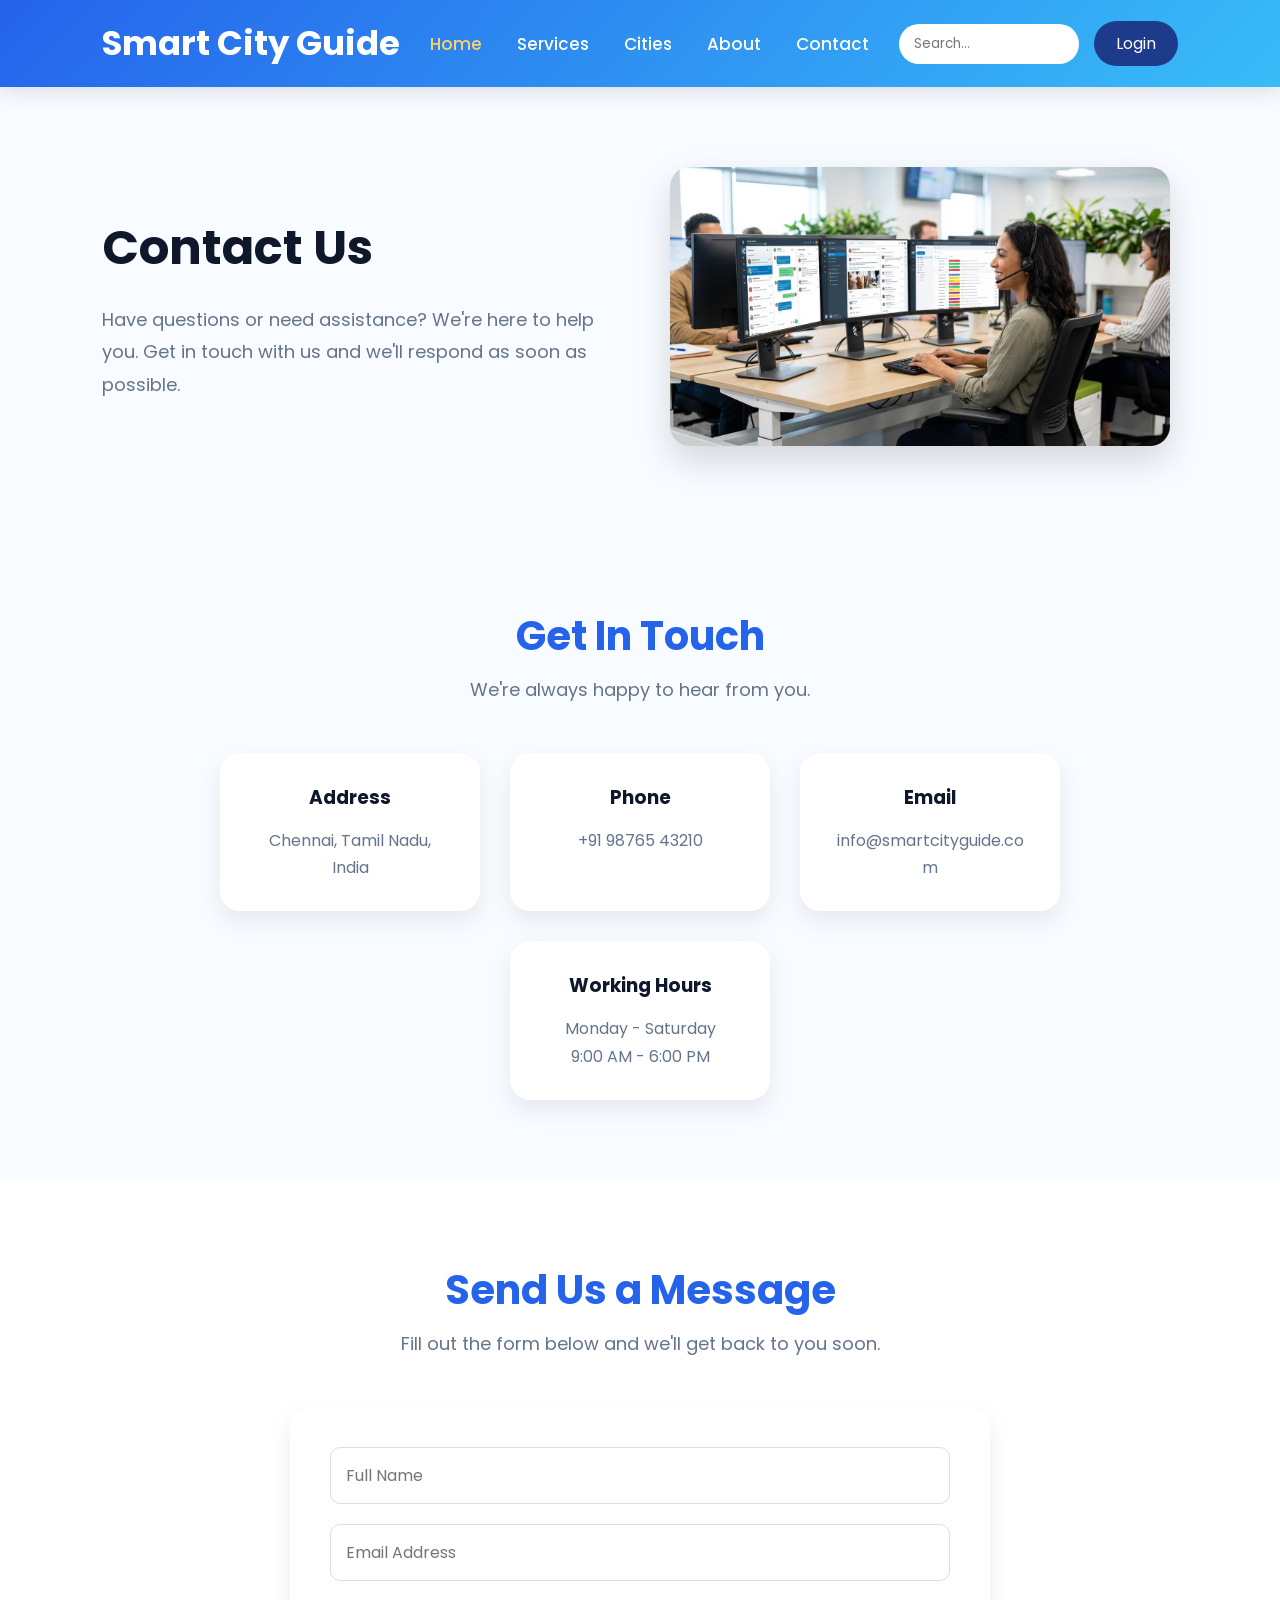
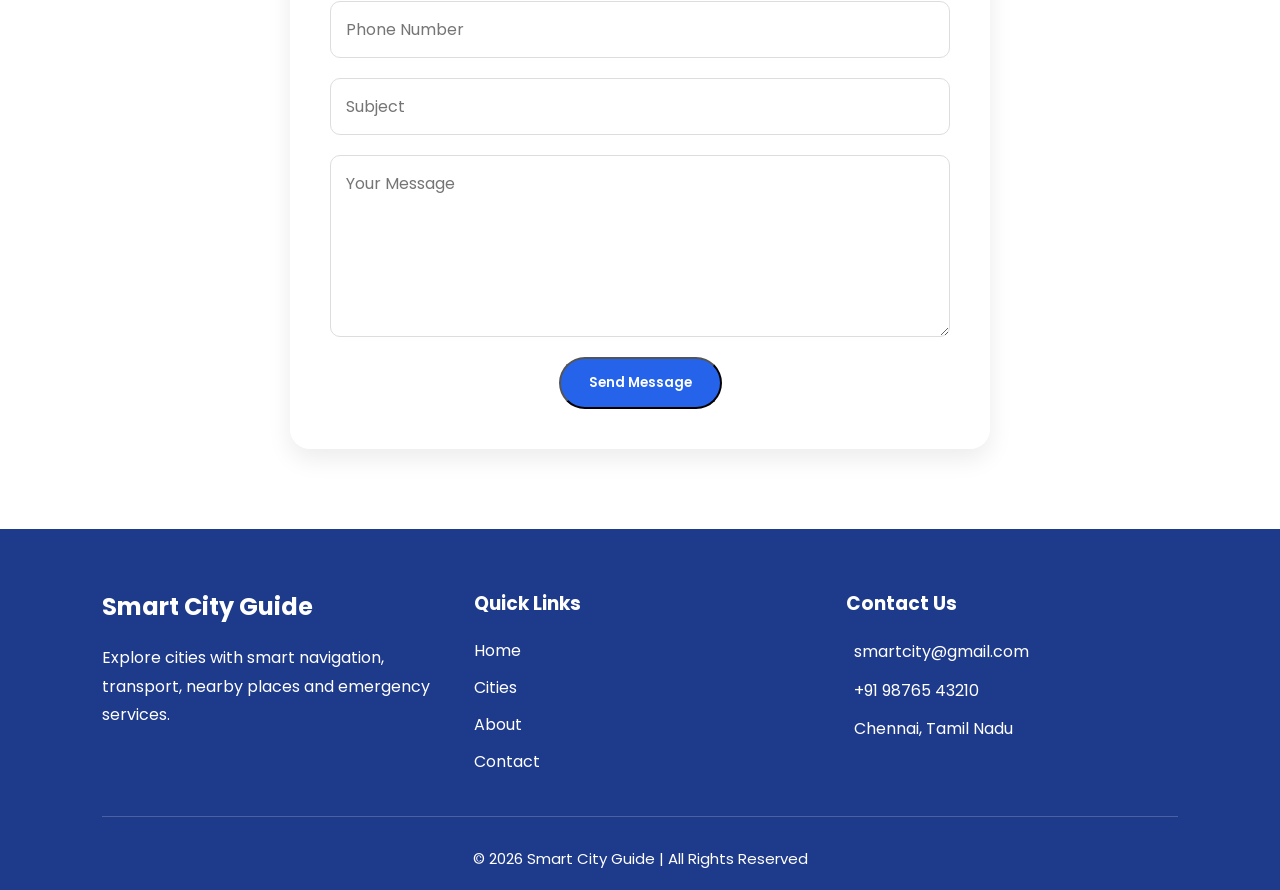
<file: contact.html>
<!DOCTYPE html>
<html lang="en">
    <head>
        <meta charset="UTF-8">
        <meta name="viewport" content="width=device-width, initial-scale=1.0">
        <title>contact</title>
        <link rel="stylesheet" href="style.css">

    </head>
    <body>
        <nav class="navbar">

            <div class="logo">
                <h2>Smart City Guide</h2>
            </div>

            <ul class="nav-links">
                <li><a href="index.html" class="active">Home</a></li>
                <li><a href="./index.html#services">Services</a></li>
                <li><a href="cities.html">Cities</a></li>
                <li><a href="about.html">About</a></li>
                <li><a href="contact.html">Contact</a></li>
            </ul>

            <div class="nav-right">
                <input type="search" placeholder="Search...">

                <a href="login.html" class="login-btn">Login</a>
            </div>

        </nav>
        <section class="contact-hero">

            <div class="contact-text">

                <h1>Contact Us</h1>

                <p>
                    Have questions or need assistance? We're here to help you.
                    Get in touch with us and we'll respond as soon as possible.
                </p>

            </div>

            <div class="contact-image">
                <img src="contact.jpg" alt="Contact Us">
            </div>

        </section>
        <section class="contact-info">

            <div class="section-title">
                <h2>Get In Touch</h2>
                <p>We're always happy to hear from you.</p>
            </div>

            <div class="contact-container">

                <div class="contact-card">
                    <i class="fas fa-map-marker-alt"></i>
                    <h3>Address</h3>
                    <p>Chennai, Tamil Nadu, India</p>
                </div>

                <div class="contact-card">
                    <i class="fas fa-phone-alt"></i>
                    <h3>Phone</h3>
                    <p>+91 98765 43210</p>
                </div>

                <div class="contact-card">
                    <i class="fas fa-envelope"></i>
                    <h3>Email</h3>
                    <p>
                        <a href="mailto:info@smartcityguide.com">
                            info@smartcityguide.com
                        </a>
                    </p>
                </div>

                <div class="contact-card">
                    <i class="fas fa-clock"></i>
                    <h3>Working Hours</h3>
                    <p>Monday - Saturday<br>9:00 AM - 6:00 PM</p>
                </div>

            </div>

        </section>
        <section class="contact-form-section">

            <div class="section-title">
                <h2>Send Us a Message</h2>
                <p>Fill out the form below and we'll get back to you soon.</p>
            </div>

            <div class="contact-form">

                <form>

                    <input type="text" placeholder="Full Name" required>

                    <input type="email" placeholder="Email Address" required>

                    <input type="tel" placeholder="Phone Number" required>

                    <input type="text" placeholder="Subject" required>

                    <textarea rows="6" placeholder="Your Message"
                        required></textarea>

                    <button type="submit" class="explore-btn">
                        Send Message
                    </button>

                </form>

            </div>

        </section>
        <footer>

            <div class="footer-container">

                <div class="footer-box">
                    <h2>Smart City Guide</h2>
                    <p>
                        Explore cities with smart navigation, transport,
                        nearby places and emergency services.
                    </p>
                </div>

                <div class="footer-box">
                    <h3>Quick Links</h3>
                    <a href="index.html">Home</a>
                    <a href="cities.html">Cities</a>
                    <a href="about.html">About</a>
                    <a href="contact.html">Contact</a>
                </div>

                <div class="footer-box">
                    <h3>Contact Us</h3>
                    <p><i class="fas fa-envelope"></i> smartcity@gmail.com</p>
                    <p><i class="fas fa-phone"></i> +91 98765 43210</p>
                    <p><i class="fas fa-location-dot"></i> Chennai, Tamil
                        Nadu</p>
                </div>

            </div>

            <hr>

            <p class="copyright">
                © 2026 Smart City Guide | All Rights Reserved
            </p>

        </footer>
    </body>
</html>
</file>
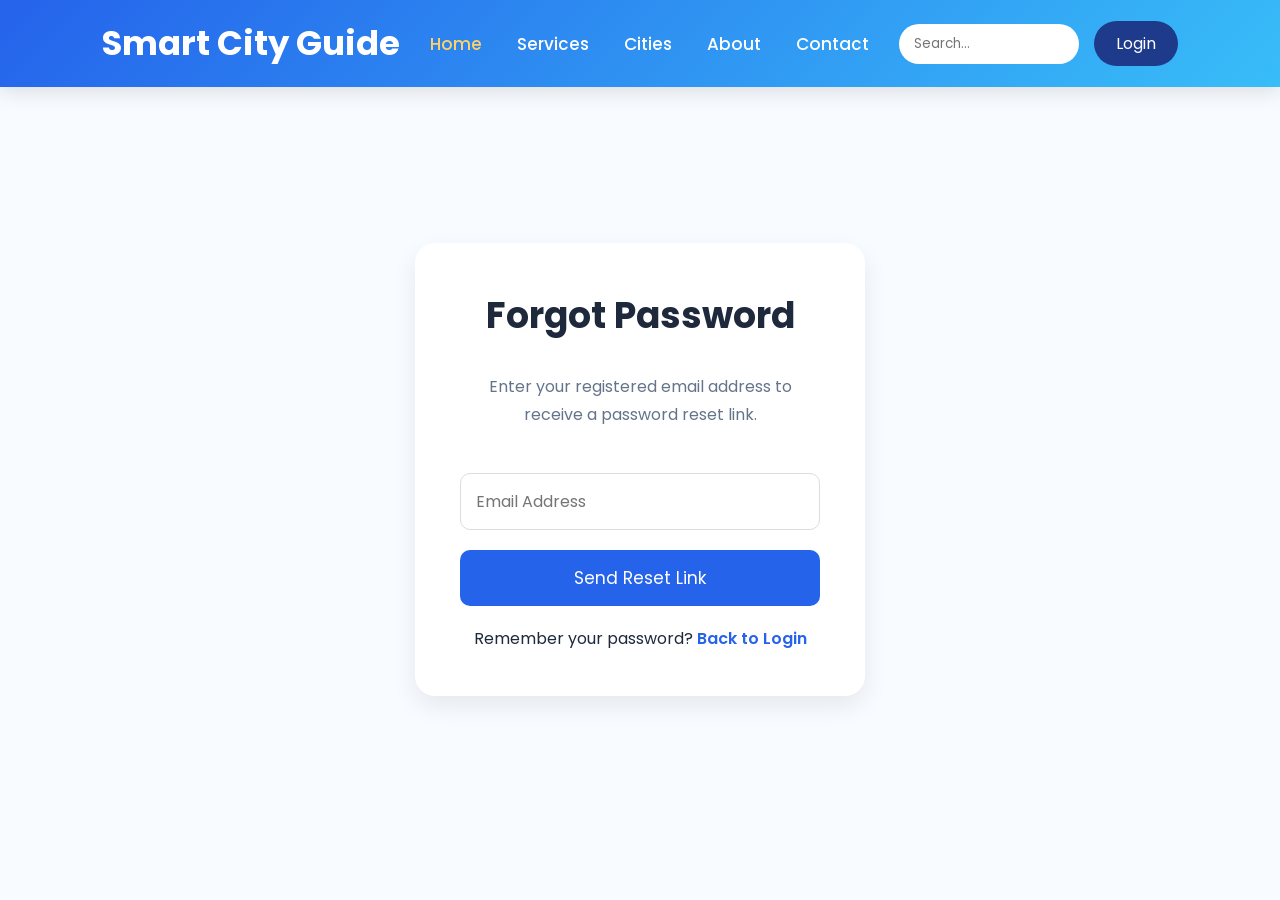
<file: forgot-password.html>
<!DOCTYPE html>
<html lang="en">
    <head>
        <meta charset="UTF-8">
        <meta name="viewport" content="width=device-width, initial-scale=1.0">
        <title>Forgot Password</title>
        <link rel="stylesheet" href="style.css">
        <link rel="stylesheet"
            href="https://cdnjs.cloudflare.com/ajax/libs/font-awesome/6.6.0/css/all.min.css">
    </head>
    <body>
        <nav class="navbar">

            <div class="logo">
                <h2>Smart City Guide</h2>
            </div>

            <ul class="nav-links">
                <li><a href="index.html" class="active">Home</a></li>
                <li><a href="./index.html#services">Services</a></li>
                <li><a href="cities.html">Cities</a></li>
                <li><a href="about.html">About</a></li>
                <li><a href="contact.html">Contact</a></li>
            </ul>

            <div class="nav-right">
                <input type="search" placeholder="Search...">

                <a href="login.html" class="login-btn">Login</a>
            </div>

        </nav>
        <section class="login-section">

            <div class="login-right">

                <h2>Forgot Password</h2>

                <form>

                    <p class="forgot-text">
                        Enter your registered email address to receive
                        a password reset link.
                    </p>

                    <input
                        type="email"
                        placeholder="Email Address"
                        required>

                    <button
                        type="submit"
                        class="login-btn2">

                        Send Reset Link

                    </button>

                </form>

                <p class="signup-link">

                    Remember your password?

                    <a href="login.html">
                        Back to Login
                    </a>

                </p>

            </div>

        </section>
    </body>
</html>
</file>
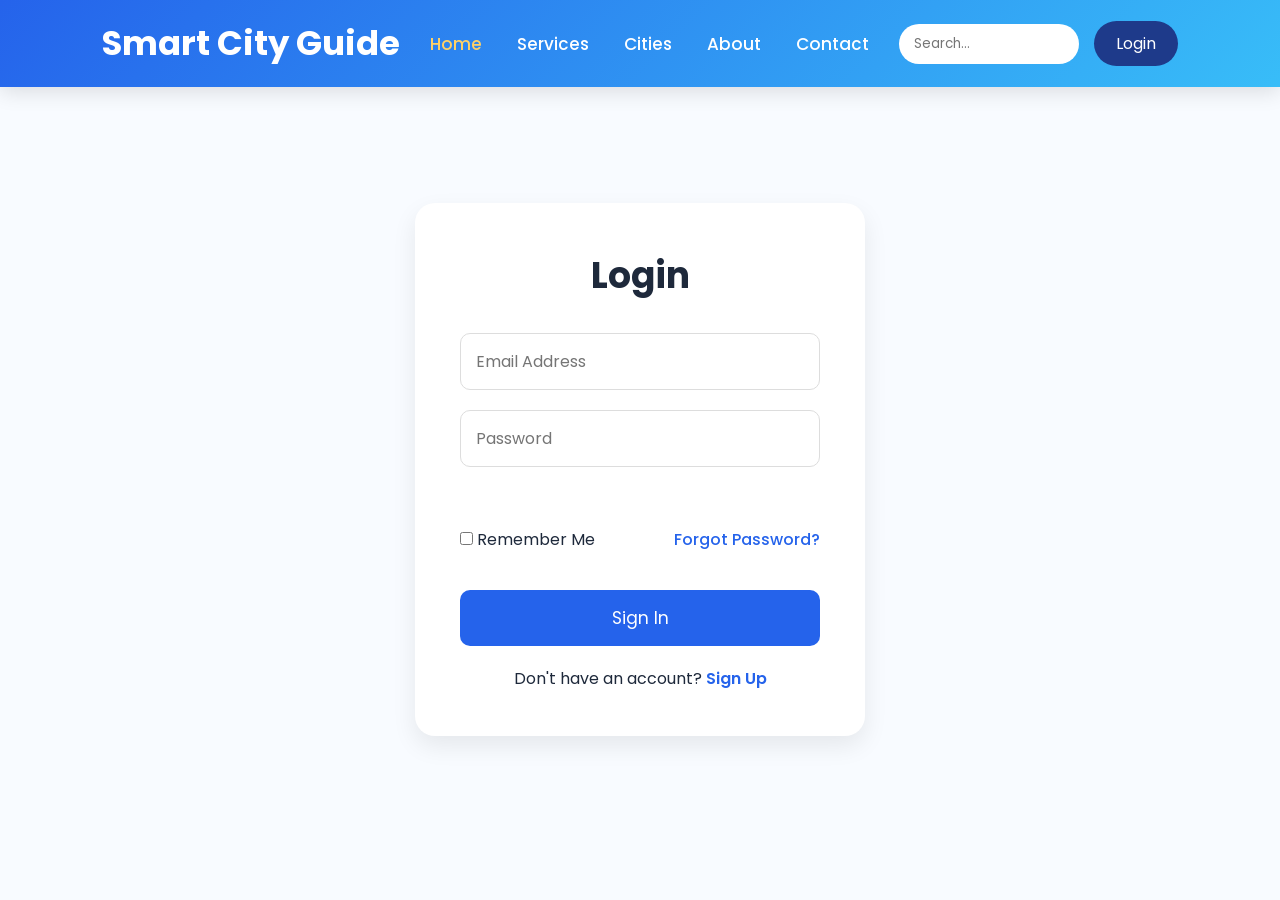
<file: login.html>
<!DOCTYPE html>
<html lang="en">
    <head>
        <meta charset="UTF-8">
        <meta name="viewport" content="width=device-width, initial-scale=1.0">
        <title>Login</title>
        <link rel="stylesheet" href="style.css">
        <link rel="stylesheet"
            href="https://cdnjs.cloudflare.com/ajax/libs/font-awesome/6.6.0/css/all.min.css">
    </head>
    <body>
        <nav class="navbar">

            <div class="logo">
                <h2>Smart City Guide</h2>
            </div>

            <ul class="nav-links">
                <li><a href="index.html" class="active">Home</a></li>
                <li><a href="./index.html#services">Services</a></li>
                <li><a href="cities.html">Cities</a></li>
                <li><a href="about.html">About</a></li>
                <li><a href="contact.html">Contact</a></li>
            </ul>

            <div class="nav-right">
                <input type="search" placeholder="Search...">

                <a href="login.html" class="login-btn">Login</a>
            </div>

        </nav>
        <section class="login-section">

            <div class="login-right">

                <h2>Login</h2>

                <form>

                    <input type="email" placeholder="Email Address" required>

                    <input type="password" placeholder="Password" required>
                    <div class="forgot-password">

                    </div>
                    <div class="login-options">
                        <label>
                            <input type="checkbox">
                            Remember Me
                        </label>
                        <a href="forgot-password.html">Forgot Password?</a>
                    </div>

                    <button type="submit" class="login-btn2">
                        Sign In
                    </button>

                </form>

                <p class="signup-link">
                    Don't have an account?
                    <a href="signup.html">Sign Up</a>
                </p>

            </div>

        </section>
    </body>
</html>
</file>
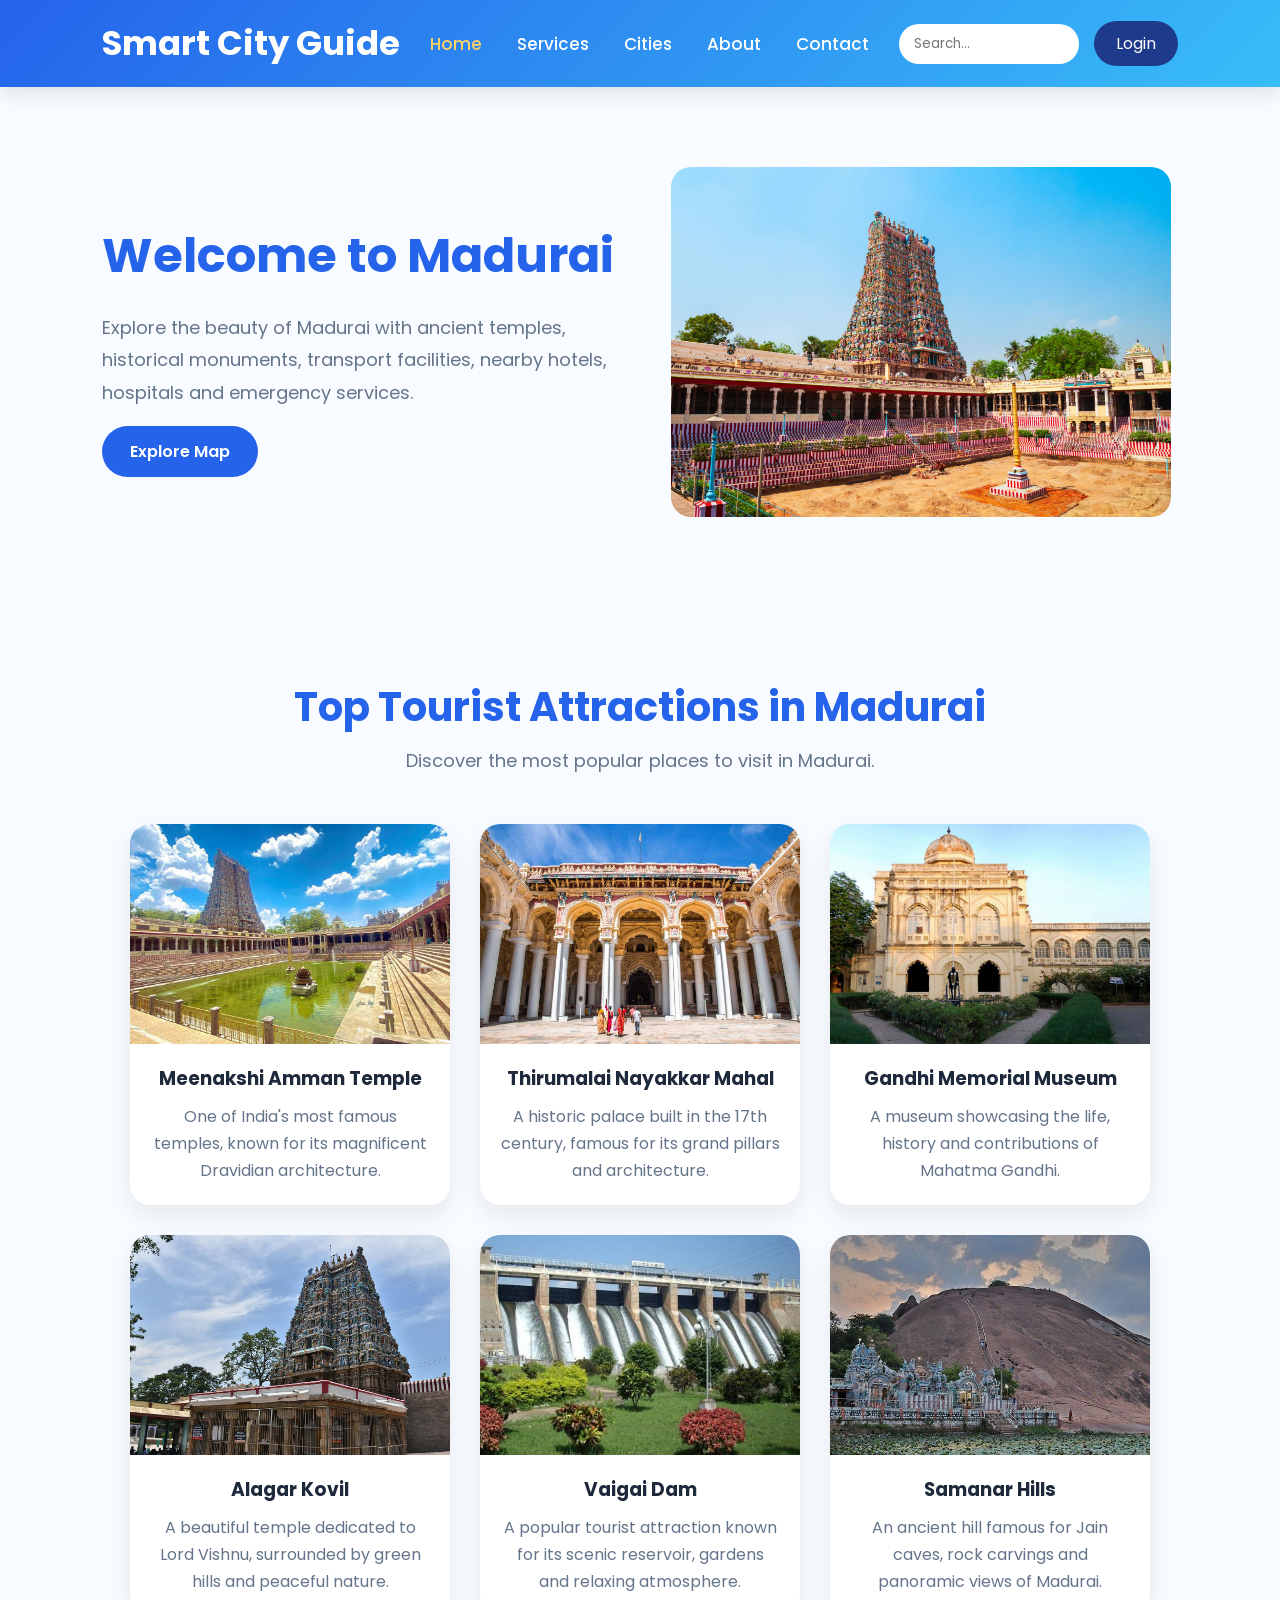
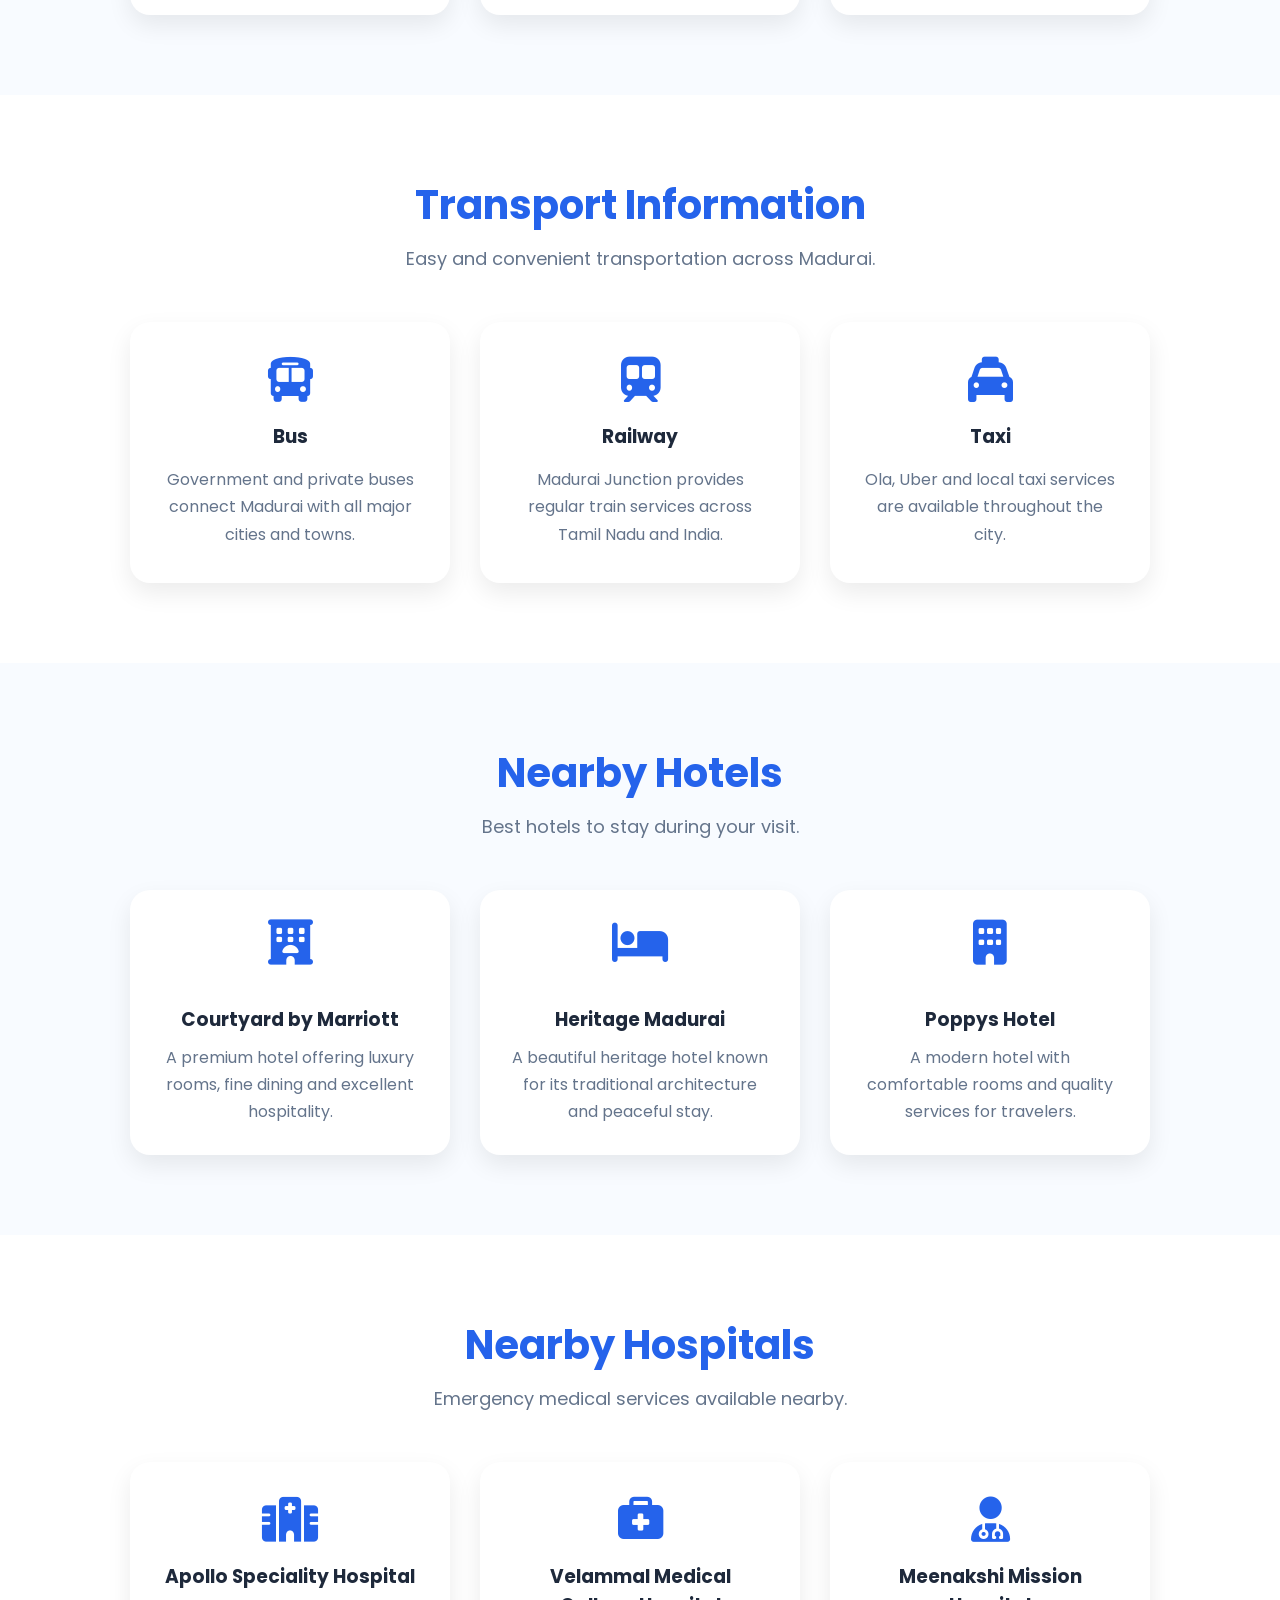
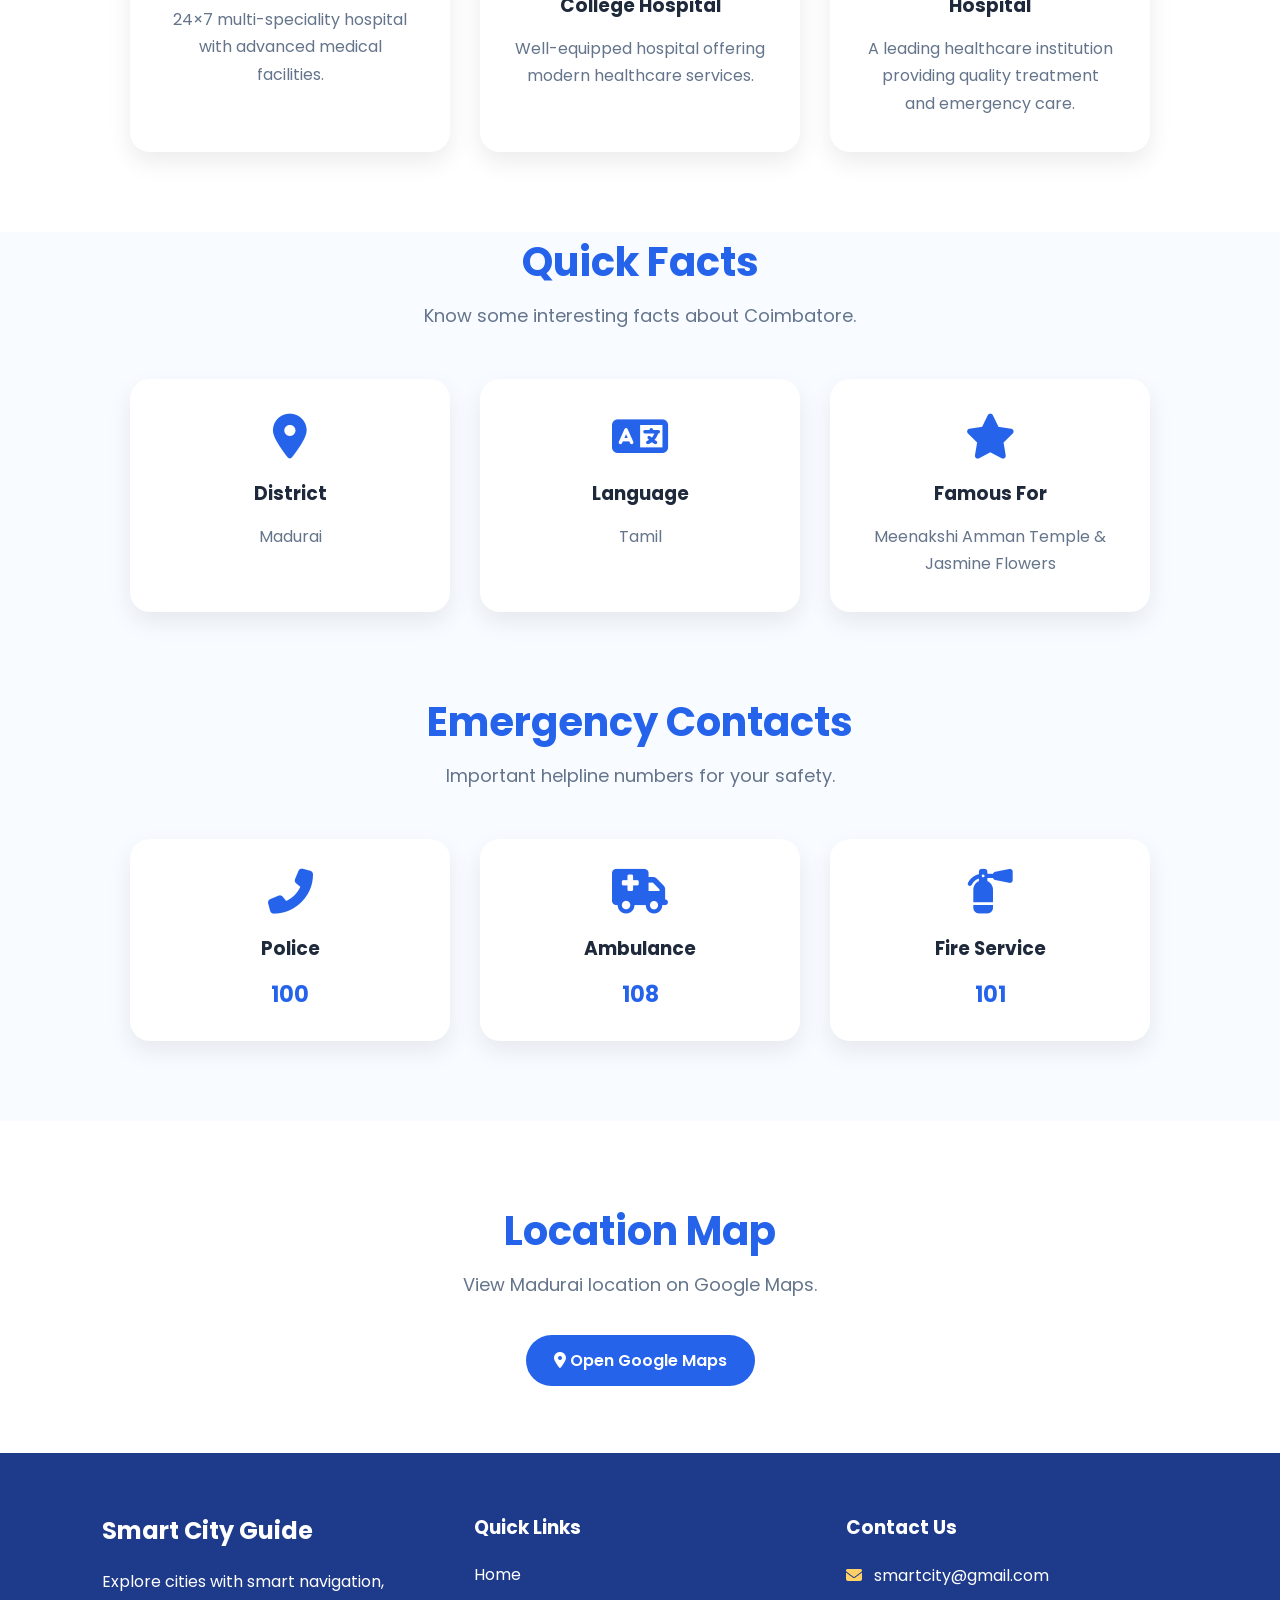
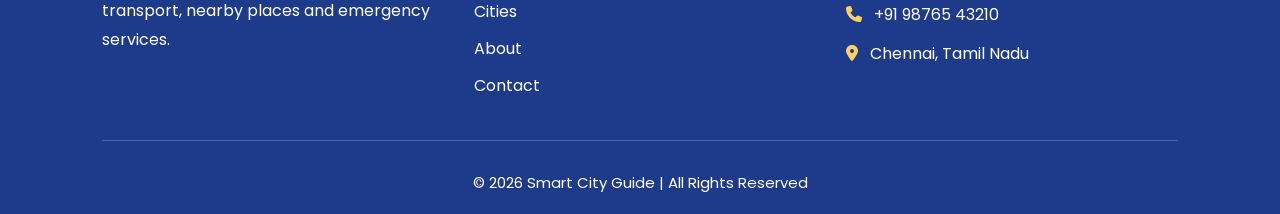
<file: madurai.html>
<!DOCTYPE html>
<html lang="en">
    <head>
        <meta charset="UTF-8">
        <meta name="viewport" content="width=device-width, initial-scale=1.0">
        <title>City Details | Smart City Guide</title>

        <link rel="stylesheet" href="style.css">

        <link rel="stylesheet"
            href="https://cdnjs.cloudflare.com/ajax/libs/font-awesome/6.6.0/css/all.min.css">
    </head>

    <body>

        <nav class="navbar">

            <div class="logo">
                <h2>Smart City Guide</h2>
            </div>

            <ul class="nav-links">
                <li><a href="index.html" class="active">Home</a></li>
                <li><a href="index.html#services">Services</a></li>
                <li><a href="cities.html">Cities</a></li>
                <li><a href="about.html">About</a></li>
                <li><a href="contact.html">Contact</a></li>
            </ul>

            <div class="nav-right">
                <input type="search" placeholder="Search...">

                <a href="login.html" class="login-btn">Login</a>
            </div>

        </nav>
        <section class="details-hero">

            <div class="details-text">

                <h1>Welcome to Madurai</h1>

                <p>
                    Explore the beauty of Madurai with ancient temples,
                    historical monuments, transport facilities,
                    nearby hotels, hospitals and emergency services.
                </p>

                <a href="https://www.google.com/maps/place/Madurai"
                    target="_blank"
                    class="explore-btn">
                    Explore Map
                </a>

            </div>

            <div class="details-image">
                <img src="madurai.jpg" alt="Madurai">
            </div>

        </section>
        <section class="tourist-section">

            <div class="section-title">
                <h2>Top Tourist Attractions in Madurai</h2>
                <p>Discover the most popular places to visit in Madurai.</p>
            </div>

            <div class="tourist-container">

                <div class="tourist-card">
                    <img src="meenakshi.jpg"
                        alt="Meenakshi Amman Temple">

                    <h3>Meenakshi Amman Temple</h3>

                    <p>
                        One of India's most famous temples,
                        known for its magnificent Dravidian architecture.
                    </p>
                </div>

                <div class="tourist-card">
                    <img src="nayakkarmahal.jpg"
                        alt="Thirumalai Nayakkar Mahal">

                    <h3>Thirumalai Nayakkar Mahal</h3>

                    <p>
                        A historic palace built in the 17th century, famous for
                        its grand pillars and architecture.
                    </p>
                </div>

                <div class="tourist-card">
                    <img src="gandhimuseum.jpg"
                        alt="Gandhi Memorial Museum">

                    <h3>Gandhi Memorial Museum</h3>

                    <p>
                        A museum showcasing the life, history and contributions
                        of Mahatma Gandhi.
                    </p>
                </div>

                <div class="tourist-card">
                    <img src="alagarkovil.jpg" alt="Alagar Kovil">

                    <h3>Alagar Kovil</h3>

                    <p>
                        A beautiful temple dedicated to Lord Vishnu, surrounded
                        by green hills and peaceful nature.
                    </p>
                </div>

                <div class="tourist-card">
                    <img src="vaigaidam.jpg" alt="Vaigai Dam">

                    <h3>Vaigai Dam</h3>

                    <p>
                        A popular tourist attraction known for its scenic
                        reservoir, gardens and relaxing atmosphere.
                    </p>
                </div>
                <div class="tourist-card">
                    <img src="samanarhills.jpg" alt="Samanar Hills">

                    <h3>Samanar Hills</h3>

                    <p>
                        An ancient hill famous for Jain caves, rock carvings and
                        panoramic views of Madurai.
                    </p>
                </div>

            </div>

        </section>
        <section class="transport-section">

            <div class="section-title">
                <h2>Transport Information</h2>
                <p>Easy and convenient transportation across Madurai.</p>
            </div>

            <div class="transport-container">

                <div class="transport-card">
                    <i class="fas fa-bus"></i>
                    <h3>Bus</h3>
                    <p>Government and private buses connect Madurai with all
                        major cities and towns.</p>
                </div>

                <div class="transport-card">
                    <i class="fas fa-train-subway"></i>
                    <h3>Railway</h3>
                    <p>Madurai Junction provides regular train services across
                        Tamil Nadu and India.</p>
                </div>

                <div class="transport-card">
                    <i class="fas fa-taxi"></i>
                    <h3>Taxi</h3>
                    <p>Ola, Uber and local taxi services are available
                        throughout the city.</p>
                </div>

            </div>

        </section>
        <section class="hotel-section">

            <div class="section-title">
                <h2>Nearby Hotels</h2>
                <p>Best hotels to stay during your visit.</p>
            </div>

            <div class="hotel-container">

                <div class="hotel-card">
                    <i class="fas fa-hotel"></i>
                    <h3>Courtyard by Marriott</h3>
                    <p>A premium hotel offering luxury rooms, fine dining and
                        excellent hospitality.</p>
                </div>
                <div class="hotel-card">
                    <i class="fas fa-bed"></i>
                    <h3>Heritage Madurai</h3>
                    <p>A beautiful heritage hotel known for its traditional
                        architecture and peaceful stay.</p>
                </div>

                <div class="hotel-card">
                    <i class="fas fa-building"></i>
                    <h3>Poppys Hotel</h3>
                    <p>A modern hotel with comfortable rooms and quality
                        services for travelers.</p>
                </div>

            </div>

        </section>
        <section class="hospital-section">

            <div class="section-title">
                <h2>Nearby Hospitals</h2>
                <p>Emergency medical services available nearby.</p>
            </div>

            <div class="hospital-container">

                <div class="hospital-card">
                    <i class="fas fa-hospital"></i>
                    <h3>Apollo Speciality Hospital</h3>
                    <p>24×7 multi-speciality hospital with advanced medical
                        facilities.</p>
                </div>

                <div class="hospital-card">
                    <i class="fas fa-briefcase-medical"></i>
                    <h3>Velammal Medical College Hospital</h3>
                    <p>Well-equipped hospital offering modern healthcare
                        services.</p>
                </div>

                <div class="hospital-card">
                    <i class="fas fa-user-doctor"></i>
                    <h3>Meenakshi Mission Hospital</h3>
                    <p>A leading healthcare institution providing quality
                        treatment and emergency care.</p>
                </div>

            </div>

        </section>
        <section class="facts-section">

            <div class="section-title">
                <h2>Quick Facts</h2>
                <p>Know some interesting facts about Coimbatore.</p>
            </div>

            <div class="transport-container">

                <div class="transport-card">
                    <i class="fas fa-map-marker-alt"></i>
                    <h3>District</h3>
                    <p>Madurai</p>
                </div>

                <div class="transport-card">
                    <i class="fas fa-language"></i>
                    <h3>Language</h3>
                    <p>Tamil</p>
                </div>

                <div class="transport-card">
                    <i class="fas fa-star"></i>
                    <h3>Famous For</h3>
                    <p>Meenakshi Amman Temple & Jasmine Flowers</p>
                </div>

            </div>

        </section>
        <section class="emergency-section">

            <div class="section-title">
                <h2>Emergency Contacts</h2>
                <p>Important helpline numbers for your safety.</p>
            </div>

            <div class="emergency-container">

                <div class="emergency-card">
                    <i class="fas fa-phone-alt"></i>
                    <h3>Police</h3>
                    <p>100</p>
                </div>

                <div class="emergency-card">
                    <i class="fas fa-ambulance"></i>
                    <h3>Ambulance</h3>
                    <p>108</p>
                </div>

                <div class="emergency-card">
                    <i class="fas fa-fire-extinguisher"></i>
                    <h3>Fire Service</h3>
                    <p>101</p>
                </div>

            </div>

        </section>
        <section class="map-section">

            <div class="section-title">
                <h2>Location Map</h2>
                <p>View Madurai location on Google Maps.</p>
            </div>

            <div class="map-button">
                <a href="https://maps.google.com/?q=Coimbatore"
                    target="_blank"
                    class="explore-btn">
                    <i class="fas fa-map-marker-alt"></i>
                    Open Google Maps
                </a>
            </div>

        </section>
        <footer>

            <div class="footer-container">

                <div class="footer-box">
                    <h2>Smart City Guide</h2>
                    <p>
                        Explore cities with smart navigation, transport,
                        nearby places and emergency services.
                    </p>
                </div>

                <div class="footer-box">
                    <h3>Quick Links</h3>
                    <a href="index.html">Home</a>
                    <a href="cities.html">Cities</a>
                    <a href="about.html">About</a>
                    <a href="contact.html">Contact</a>
                </div>

                <div class="footer-box">
                    <h3>Contact Us</h3>
                    <p><i class="fas fa-envelope"></i> smartcity@gmail.com</p>
                    <p><i class="fas fa-phone"></i> +91 98765 43210</p>
                    <p><i class="fas fa-location-dot"></i> Chennai, Tamil
                        Nadu</p>
                </div>

            </div>

            <hr>

            <p class="copyright">
                © 2026 Smart City Guide | All Rights Reserved
            </p>

        </footer>
    </body>
</html>
</file>
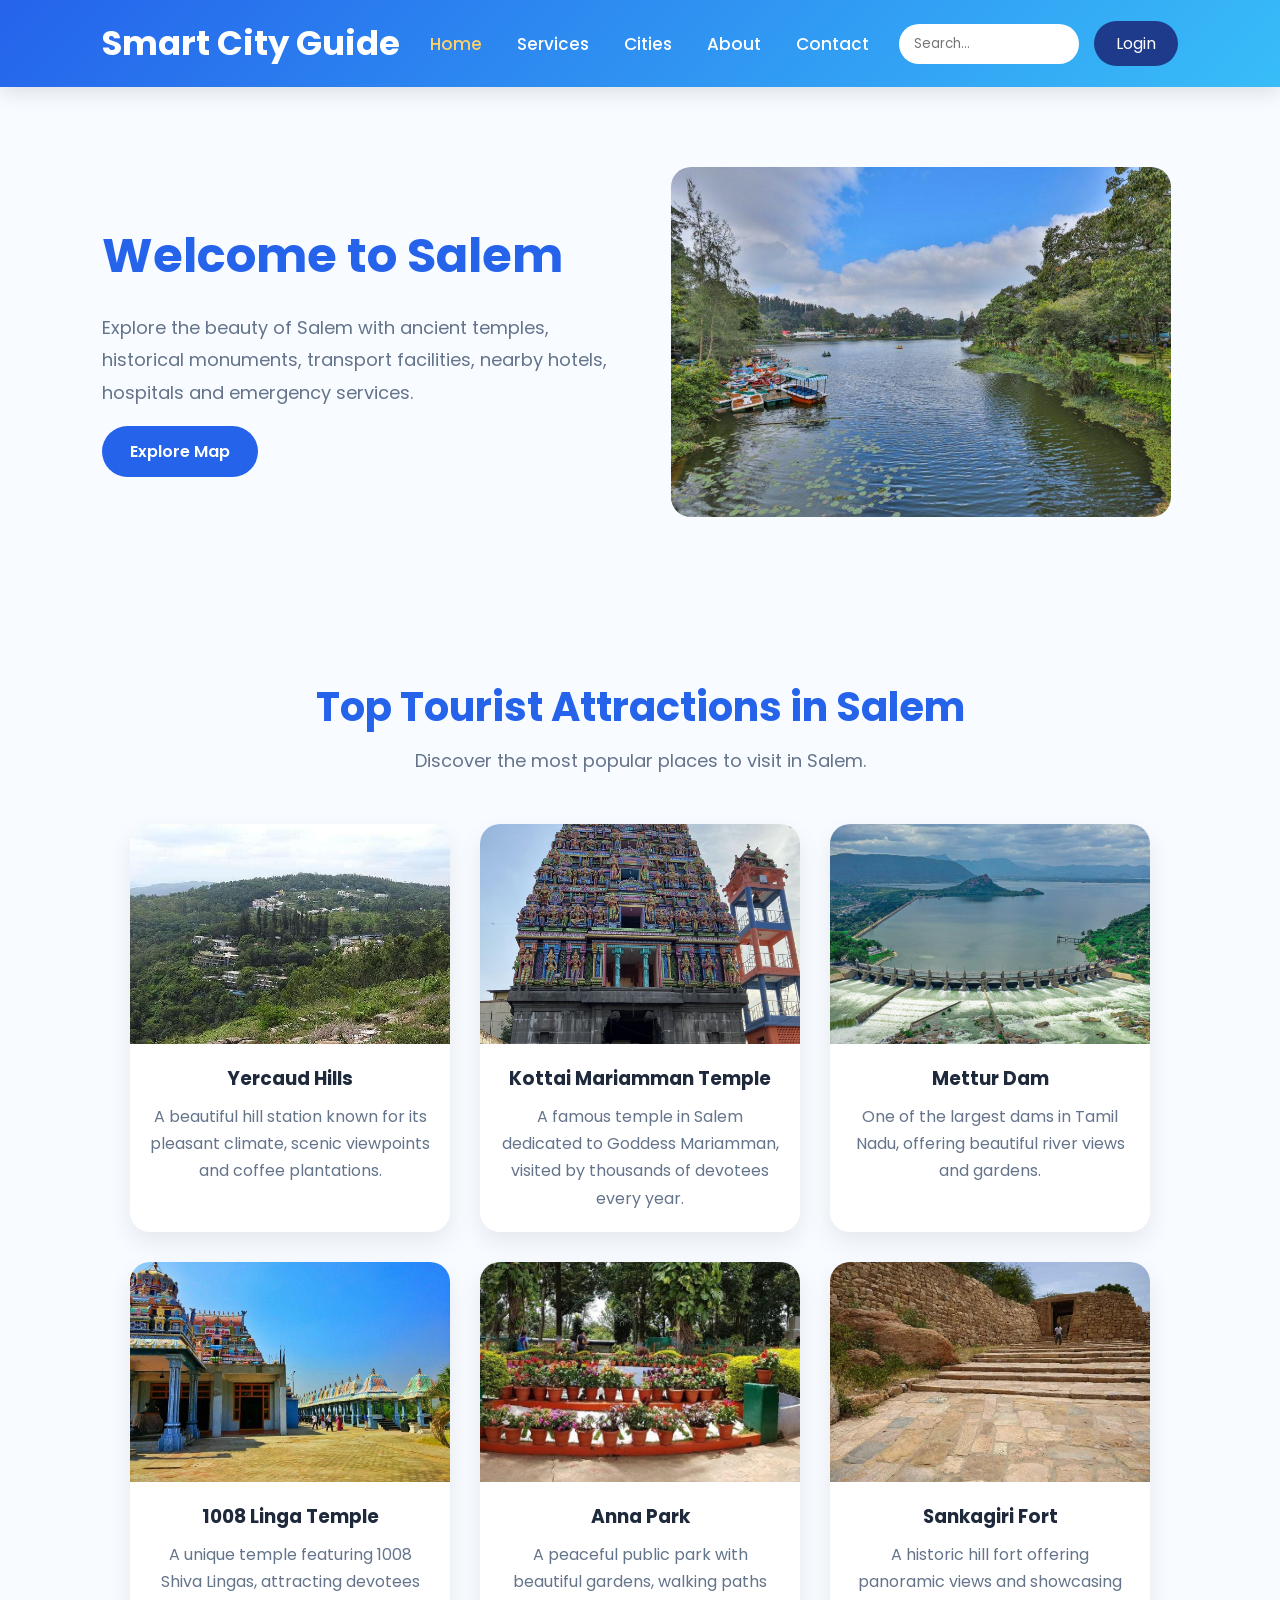
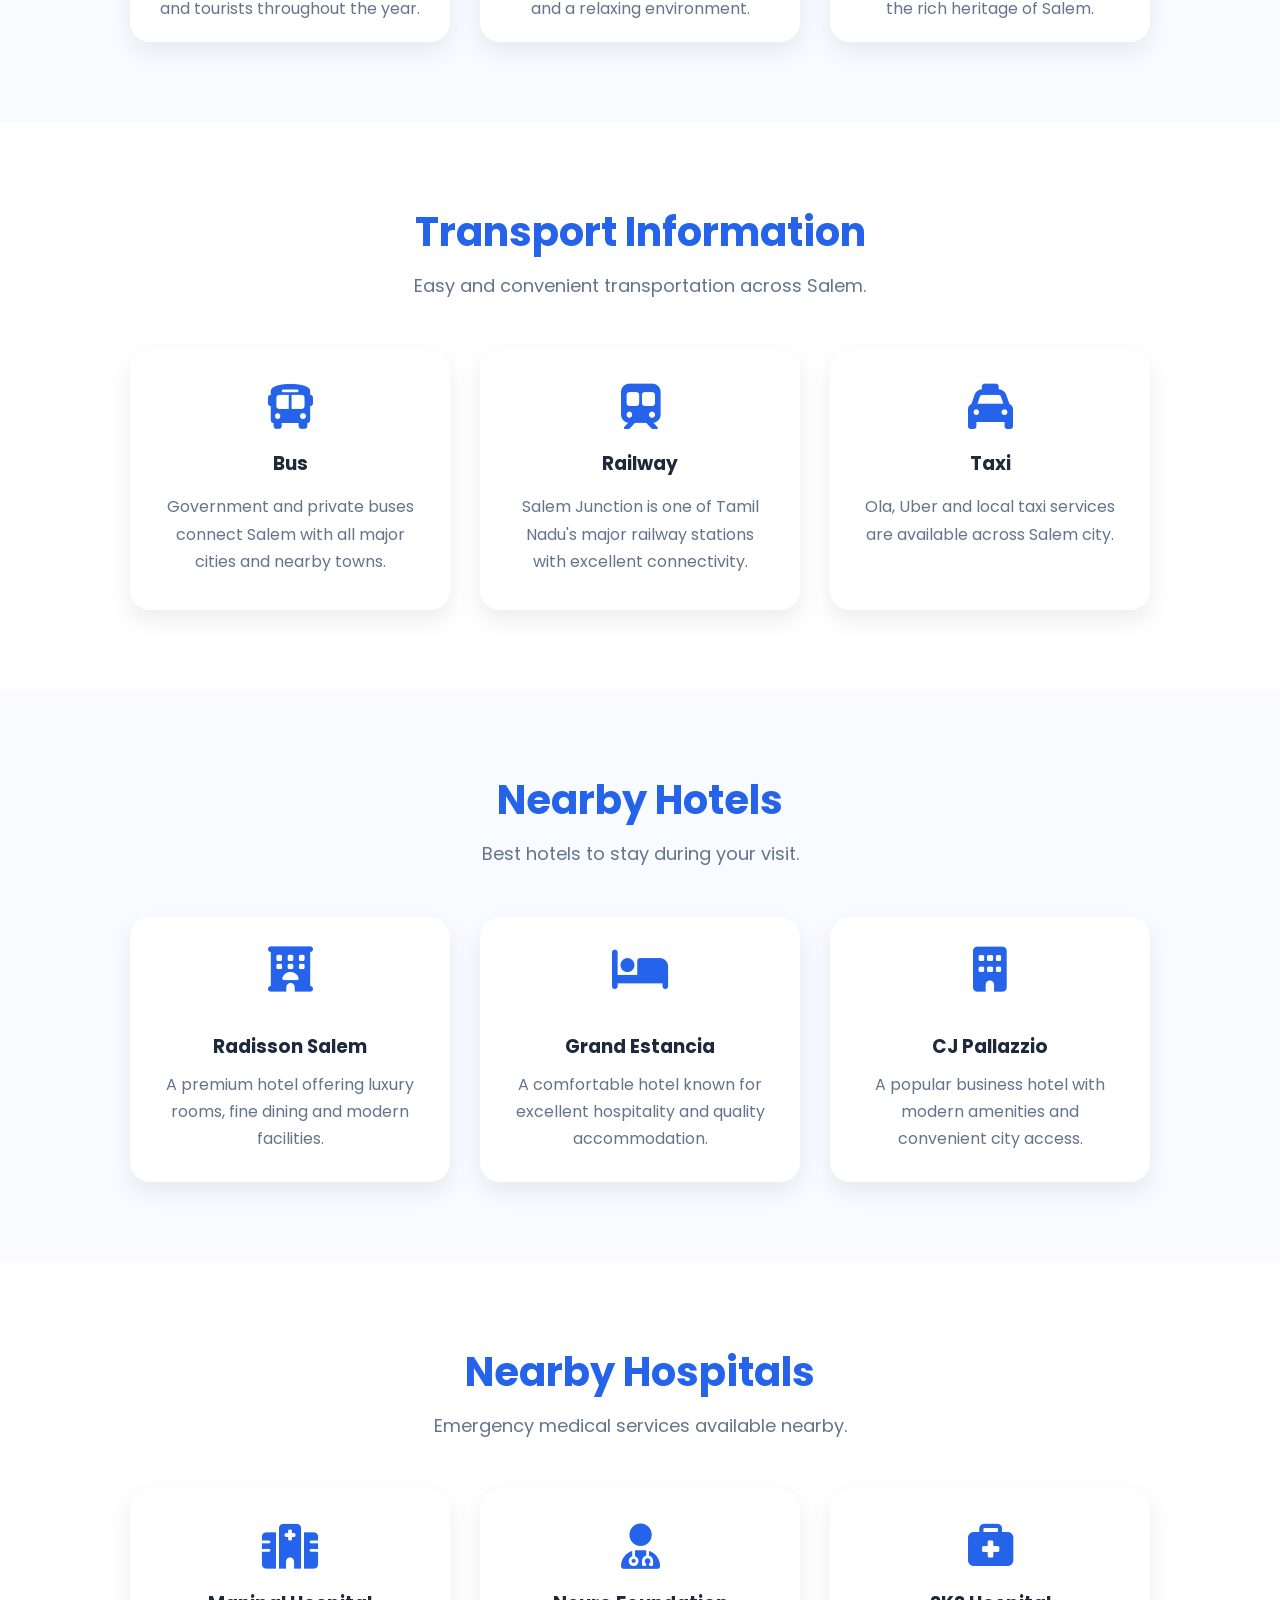
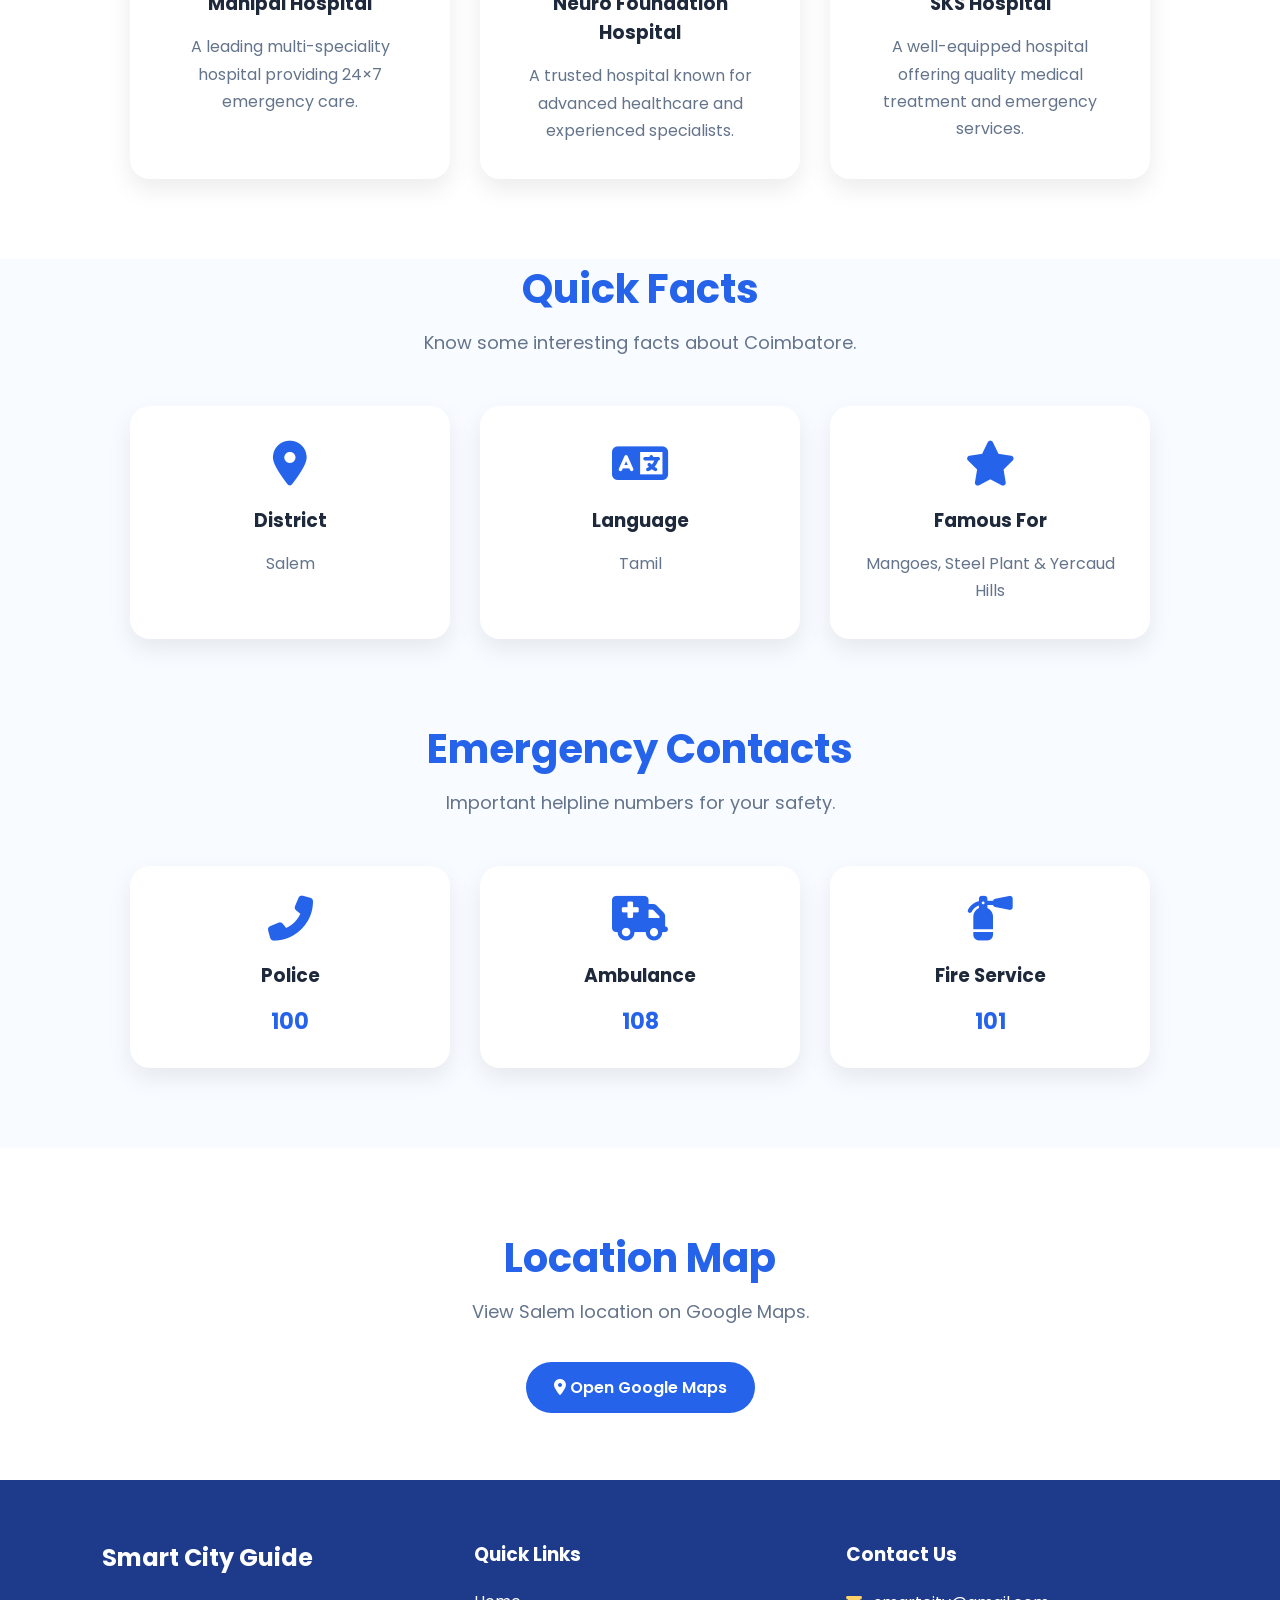
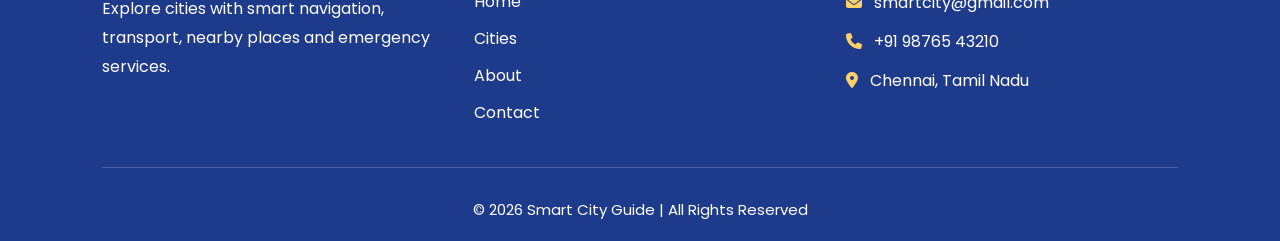
<file: salem.html>
<!DOCTYPE html>
<html lang="en">
    <head>
        <meta charset="UTF-8">
        <meta name="viewport" content="width=device-width, initial-scale=1.0">
        <title>City Details | Smart City Guide</title>

        <link rel="stylesheet" href="style.css">

        <link rel="stylesheet"
            href="https://cdnjs.cloudflare.com/ajax/libs/font-awesome/6.6.0/css/all.min.css">
    </head>

    <body>

        <nav class="navbar">

            <div class="logo">
                <h2>Smart City Guide</h2>
            </div>

            <ul class="nav-links">
                <li><a href="index.html" class="active">Home</a></li>
                <li><a href="index.html#services">Services</a></li>
                <li><a href="cities.html">Cities</a></li>
                <li><a href="about.html">About</a></li>
                <li><a href="contact.html">Contact</a></li>
            </ul>

            <div class="nav-right">
                <input type="search" placeholder="Search...">

                <a href="login.html" class="login-btn">Login</a>
            </div>

        </nav>
        <section class="details-hero">

            <div class="details-text">

                <h1>Welcome to Salem</h1>

                <p>
                    Explore the beauty of Salem with ancient temples,
                    historical monuments, transport facilities,
                    nearby hotels, hospitals and emergency services.
                </p>

                <a href="https://www.google.com/maps/place/Salem"
                    target="_blank"
                    class="explore-btn">
                    Explore Map
                </a>

            </div>

            <div class="details-image">
                <img src="salem.jpg" alt="Salem">
            </div>

        </section>
        <section class="tourist-section">

            <div class="section-title">
                <h2>Top Tourist Attractions in Salem</h2>
                <p>Discover the most popular places to visit in Salem.</p>
            </div>

            <div class="tourist-container">

                <div class="tourist-card">
                    <img src="yercaud.jpg" alt="Yercaud Hills">

                    <h3>Yercaud Hills</h3>

                    <p>
                        A beautiful hill station known for its pleasant climate,
                        scenic viewpoints and coffee plantations.
                    </p>
                </div>

                <div class="tourist-card">
                    <img src="kottaimariamman.jpg"
                        alt="Kottai Mariamman Temple">

                    <h3>Kottai Mariamman Temple</h3>

                    <p>
                        A famous temple in Salem dedicated to Goddess Mariamman,
                        visited by thousands of devotees every year.
                    </p>
                </div>
                <div class="tourist-card">
                    <img src="metturdam.jpg" alt="Mettur Dam">

                    <h3>Mettur Dam</h3>

                    <p>
                        One of the largest dams in Tamil Nadu,
                        offering beautiful river views and gardens.
                    </p>
                </div>
                <div class="tourist-card">
                    <img src="1008linga.jpg" alt="1008 Linga Temple">

                    <h3>1008 Linga Temple</h3>

                    <p>
                        A unique temple featuring 1008 Shiva Lingas,
                        attracting devotees and tourists throughout the year.
                    </p>
                </div>

                <div class="tourist-card">
                    <img src="annapark.jpg" alt="Anna Park">

                    <h3>Anna Park</h3>

                    <p>
                        A peaceful public park with beautiful gardens,
                        walking paths and a relaxing environment.
                    </p>
                </div>
                <div class="tourist-card">
                    <img src="sankagirifort.jpg" alt="Sankagiri Fort">

                    <h3>Sankagiri Fort</h3>

                    <p>
                        A historic hill fort offering panoramic views
                        and showcasing the rich heritage of Salem.
                    </p>
                </div>

            </div>

        </section>
        <section class="transport-section">

            <div class="section-title">
                <h2>Transport Information</h2>
                <p>Easy and convenient transportation across Salem.</p>
            </div>

            <div class="transport-container">

                <div class="transport-card">
                    <i class="fas fa-bus"></i>
                    <h3>Bus</h3>
                    <p>Government and private buses connect Salem with all major
                        cities and nearby towns.</p>
                </div>

                <div class="transport-card">
                    <i class="fas fa-train-subway"></i>
                    <h3>Railway</h3>
                    <p>Salem Junction is one of Tamil Nadu's major railway
                        stations with excellent connectivity.</p>
                </div>

                <div class="transport-card">
                    <i class="fas fa-taxi"></i>
                    <h3>Taxi</h3>
                    <p>Ola, Uber and local taxi services are available across
                        Salem city.</p>
                </div>

            </div>

        </section>
        <section class="hotel-section">

            <div class="section-title">
                <h2>Nearby Hotels</h2>
                <p>Best hotels to stay during your visit.</p>
            </div>

            <div class="hotel-container">

                <div class="hotel-card">
                    <i class="fas fa-hotel"></i>
                    <h3>Radisson Salem</h3>
                    <p>A premium hotel offering luxury rooms, fine dining and
                        modern facilities.</p>
                </div>
                <div class="hotel-card">
                    <i class="fas fa-bed"></i>
                    <h3>Grand Estancia</h3>
                    <p>A comfortable hotel known for excellent hospitality and
                        quality accommodation.</p>
                </div>

                <div class="hotel-card">
                    <i class="fas fa-building"></i>
                    <h3>CJ Pallazzio</h3>
                    <p>A popular business hotel with modern amenities and
                        convenient city access.</p>
                </div>

            </div>

        </section>
        <section class="hospital-section">

            <div class="section-title">
                <h2>Nearby Hospitals</h2>
                <p>Emergency medical services available nearby.</p>
            </div>

            <div class="hospital-container">

                <div class="hospital-card">
                    <i class="fas fa-hospital"></i>
                    <h3>Manipal Hospital</h3>
                    <p>A leading multi-speciality hospital providing 24×7
                        emergency care.</p>
                </div>

                <div class="hospital-card">
                    <i class="fas fa-user-doctor"></i>
                    <h3>Neuro Foundation Hospital</h3>
                    <p>A trusted hospital known for advanced healthcare and
                        experienced specialists.</p>
                </div>

                <div class="hospital-card">
                    <i class="fas fa-briefcase-medical"></i>
                    <h3>SKS Hospital</h3>
                    <p>A well-equipped hospital offering quality medical
                        treatment and emergency services.</p>
                </div>

            </div>

        </section>
        <section class="facts-section">

            <div class="section-title">
                <h2>Quick Facts</h2>
                <p>Know some interesting facts about Coimbatore.</p>
            </div>

            <div class="transport-container">

                <div class="transport-card">
                    <i class="fas fa-map-marker-alt"></i>
                    <h3>District</h3>
                    <p>Salem</p>
                </div>

                <div class="transport-card">
                    <i class="fas fa-language"></i>
                    <h3>Language</h3>
                    <p>Tamil</p>
                </div>

                <div class="transport-card">
                    <i class="fas fa-star"></i>
                    <h3>Famous For</h3>
                    <p>Mangoes, Steel Plant & Yercaud Hills</p>
                </div>

            </div>

        </section>
        <section class="emergency-section">

            <div class="section-title">
                <h2>Emergency Contacts</h2>
                <p>Important helpline numbers for your safety.</p>
            </div>

            <div class="emergency-container">

                <div class="emergency-card">
                    <i class="fas fa-phone-alt"></i>
                    <h3>Police</h3>
                    <p>100</p>
                </div>

                <div class="emergency-card">
                    <i class="fas fa-ambulance"></i>
                    <h3>Ambulance</h3>
                    <p>108</p>
                </div>

                <div class="emergency-card">
                    <i class="fas fa-fire-extinguisher"></i>
                    <h3>Fire Service</h3>
                    <p>101</p>
                </div>

            </div>

        </section>
        <section class="map-section">

            <div class="section-title">
                <h2>Location Map</h2>
                <p>View Salem location on Google Maps.</p>
            </div>

            <div class="map-button">
                <a href="https://www.google.com/maps/place/Salem"
                    target="_blank"
                    class="explore-btn">
                    <i class="fas fa-map-marker-alt"></i>
                    Open Google Maps
                </a>
            </div>

        </section>
        <footer>

            <div class="footer-container">

                <div class="footer-box">
                    <h2>Smart City Guide</h2>
                    <p>
                        Explore cities with smart navigation, transport,
                        nearby places and emergency services.
                    </p>
                </div>

                <div class="footer-box">
                    <h3>Quick Links</h3>
                    <a href="index.html">Home</a>
                    <a href="cities.html">Cities</a>
                    <a href="about.html">About</a>
                    <a href="contact.html">Contact</a>
                </div>

                <div class="footer-box">
                    <h3>Contact Us</h3>
                    <p><i class="fas fa-envelope"></i> smartcity@gmail.com</p>
                    <p><i class="fas fa-phone"></i> +91 98765 43210</p>
                    <p><i class="fas fa-location-dot"></i> Chennai, Tamil
                        Nadu</p>
                </div>

            </div>

            <hr>

            <p class="copyright">
                © 2026 Smart City Guide | All Rights Reserved
            </p>

        </footer>
    </body>
</html>
</file>
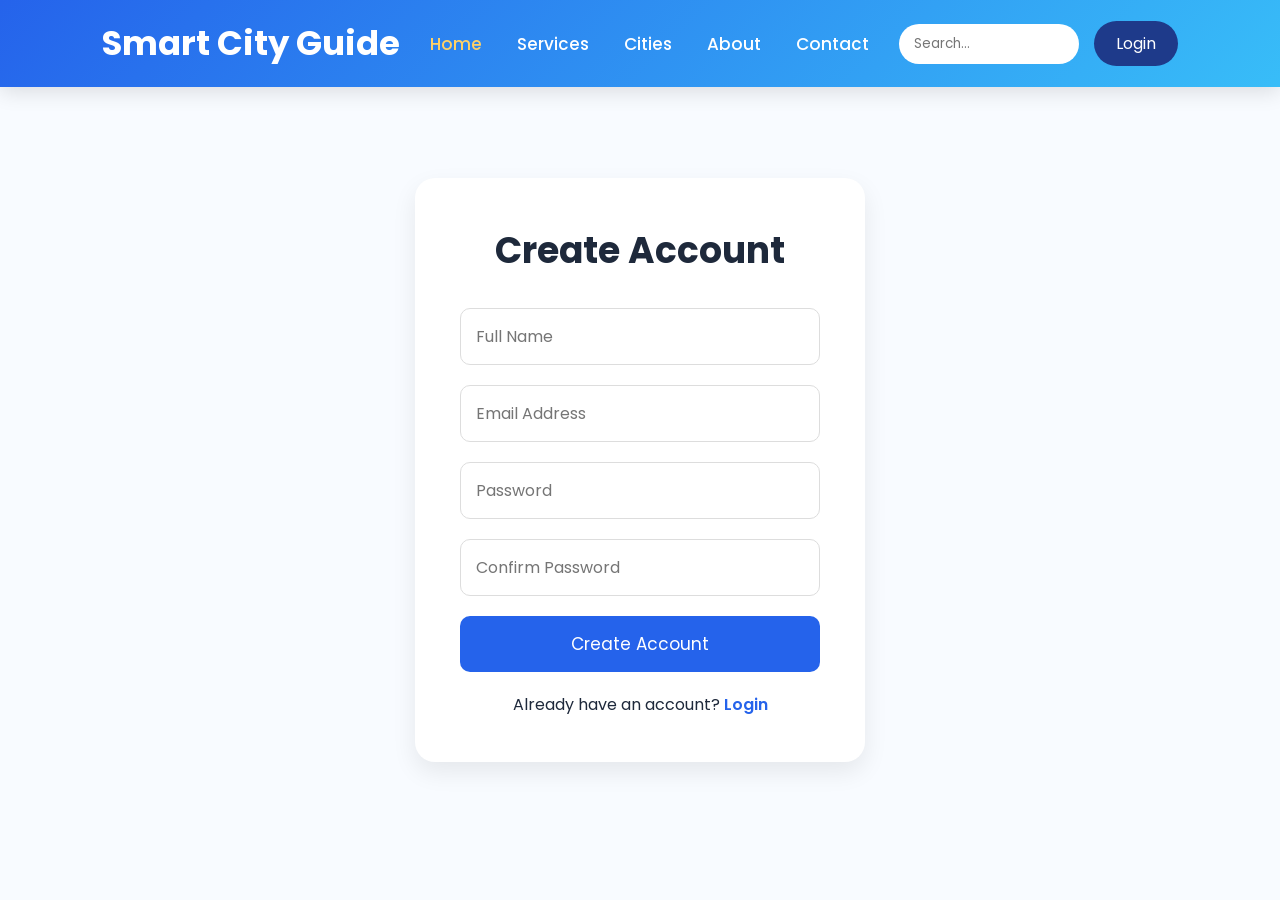
<file: signup.html>
<!DOCTYPE html>
<html lang="en">
    <head>
        <meta charset="UTF-8">
        <meta name="viewport" content="width=device-width, initial-scale=1.0">
        <title>Login</title>
        <link rel="stylesheet" href="style.css">
        <link rel="stylesheet"
            href="https://cdnjs.cloudflare.com/ajax/libs/font-awesome/6.6.0/css/all.min.css">
    </head>
    <body>
        <nav class="navbar">

            <div class="logo">
                <h2>Smart City Guide</h2>
            </div>

            <ul class="nav-links">
                <li><a href="index.html" class="active">Home</a></li>
                <li><a href="./index.html#services">Services</a></li>
                <li><a href="cities.html">Cities</a></li>
                <li><a href="about.html">About</a></li>
                <li><a href="contact.html">Contact</a></li>
            </ul>

            <div class="nav-right">
                <input type="search" placeholder="Search...">

                <a href="login.html" class="login-btn">Login</a>
            </div>

        </nav>
        <section class="login-section">

            <div class="login-right">

                <h2>Create Account</h2>

                <form>

                    <input type="text"
                        placeholder="Full Name"
                        required>

                    <input type="email"
                        placeholder="Email Address"
                        required>

                    <input type="password"
                        placeholder="Password"
                        required>

                    <input type="password"
                        placeholder="Confirm Password"
                        required>

                    <button type="submit"
                        class="login-btn2">

                        Create Account

                    </button>

                </form>

                <p class="signup-link">

                    Already have an account?

                    <a href="login.html">Login</a>

                </p>

            </div>

        </section>
    </body>
</html>
</file>
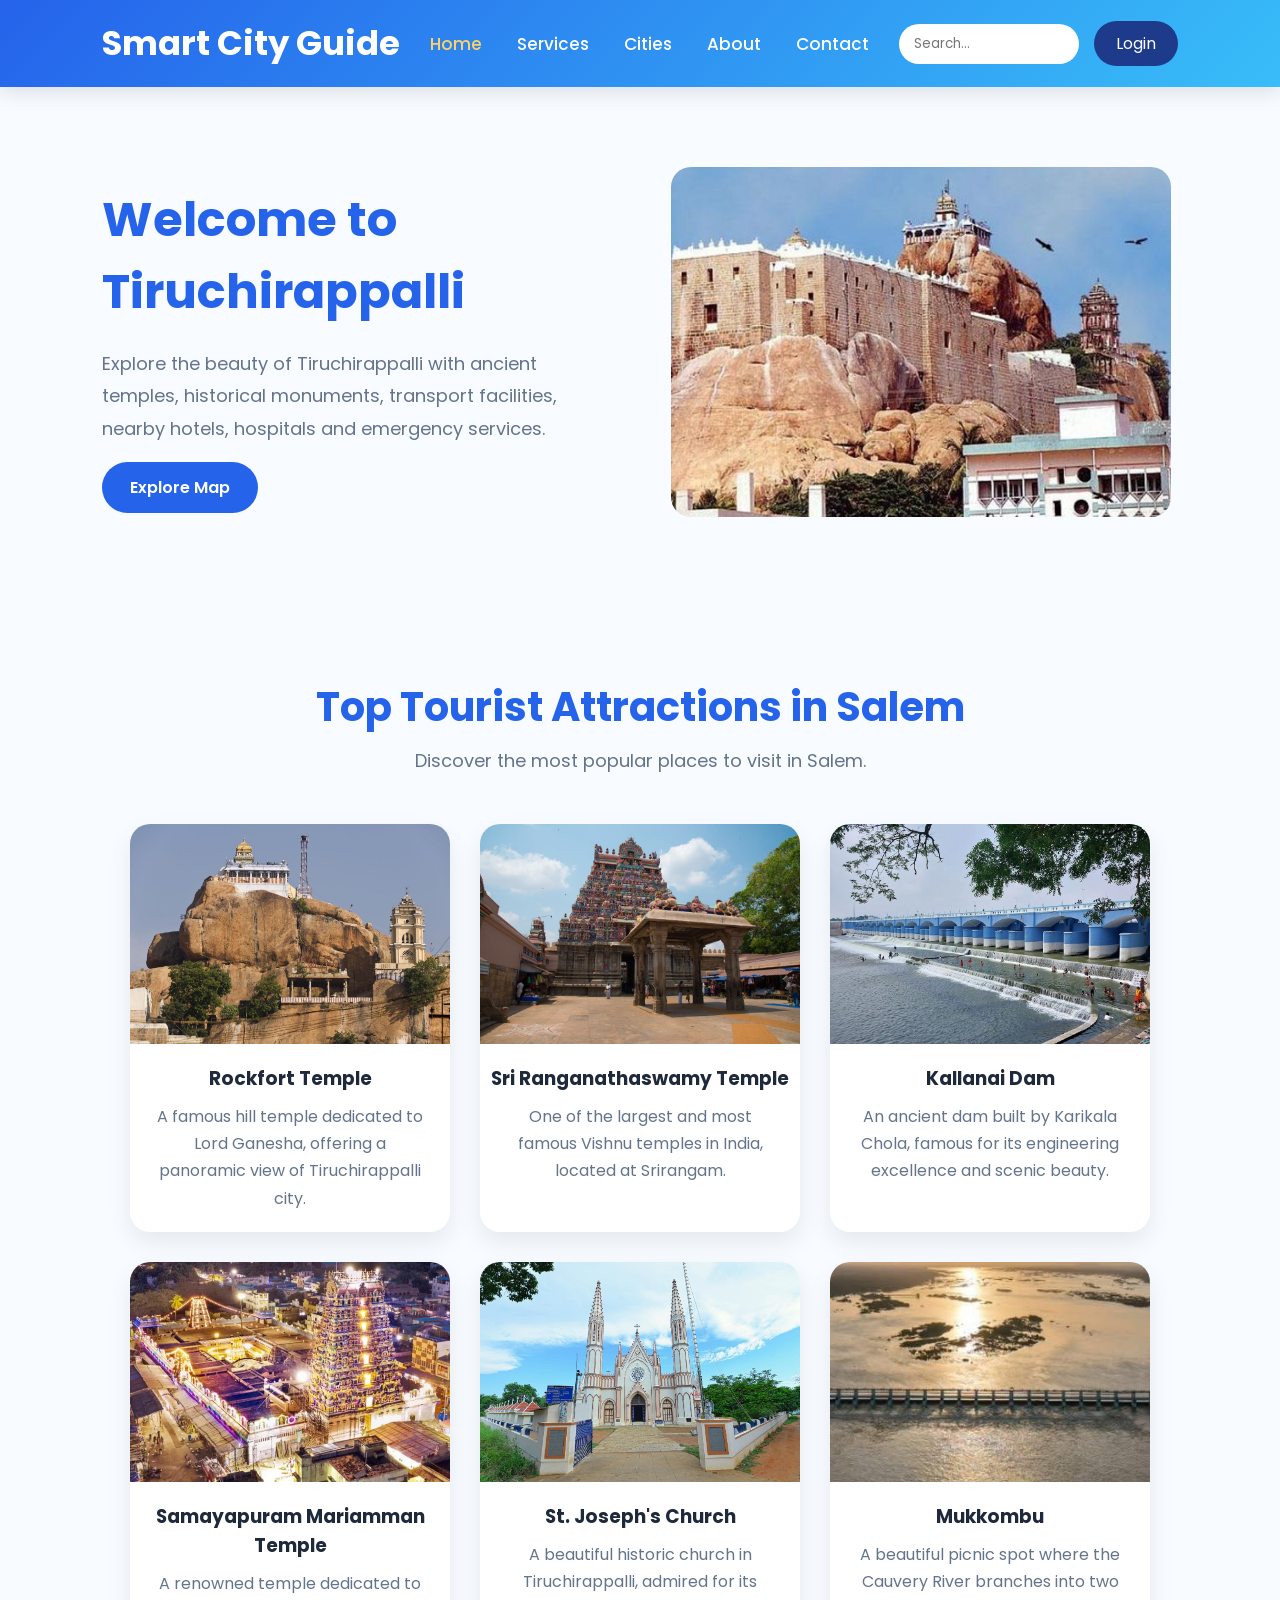
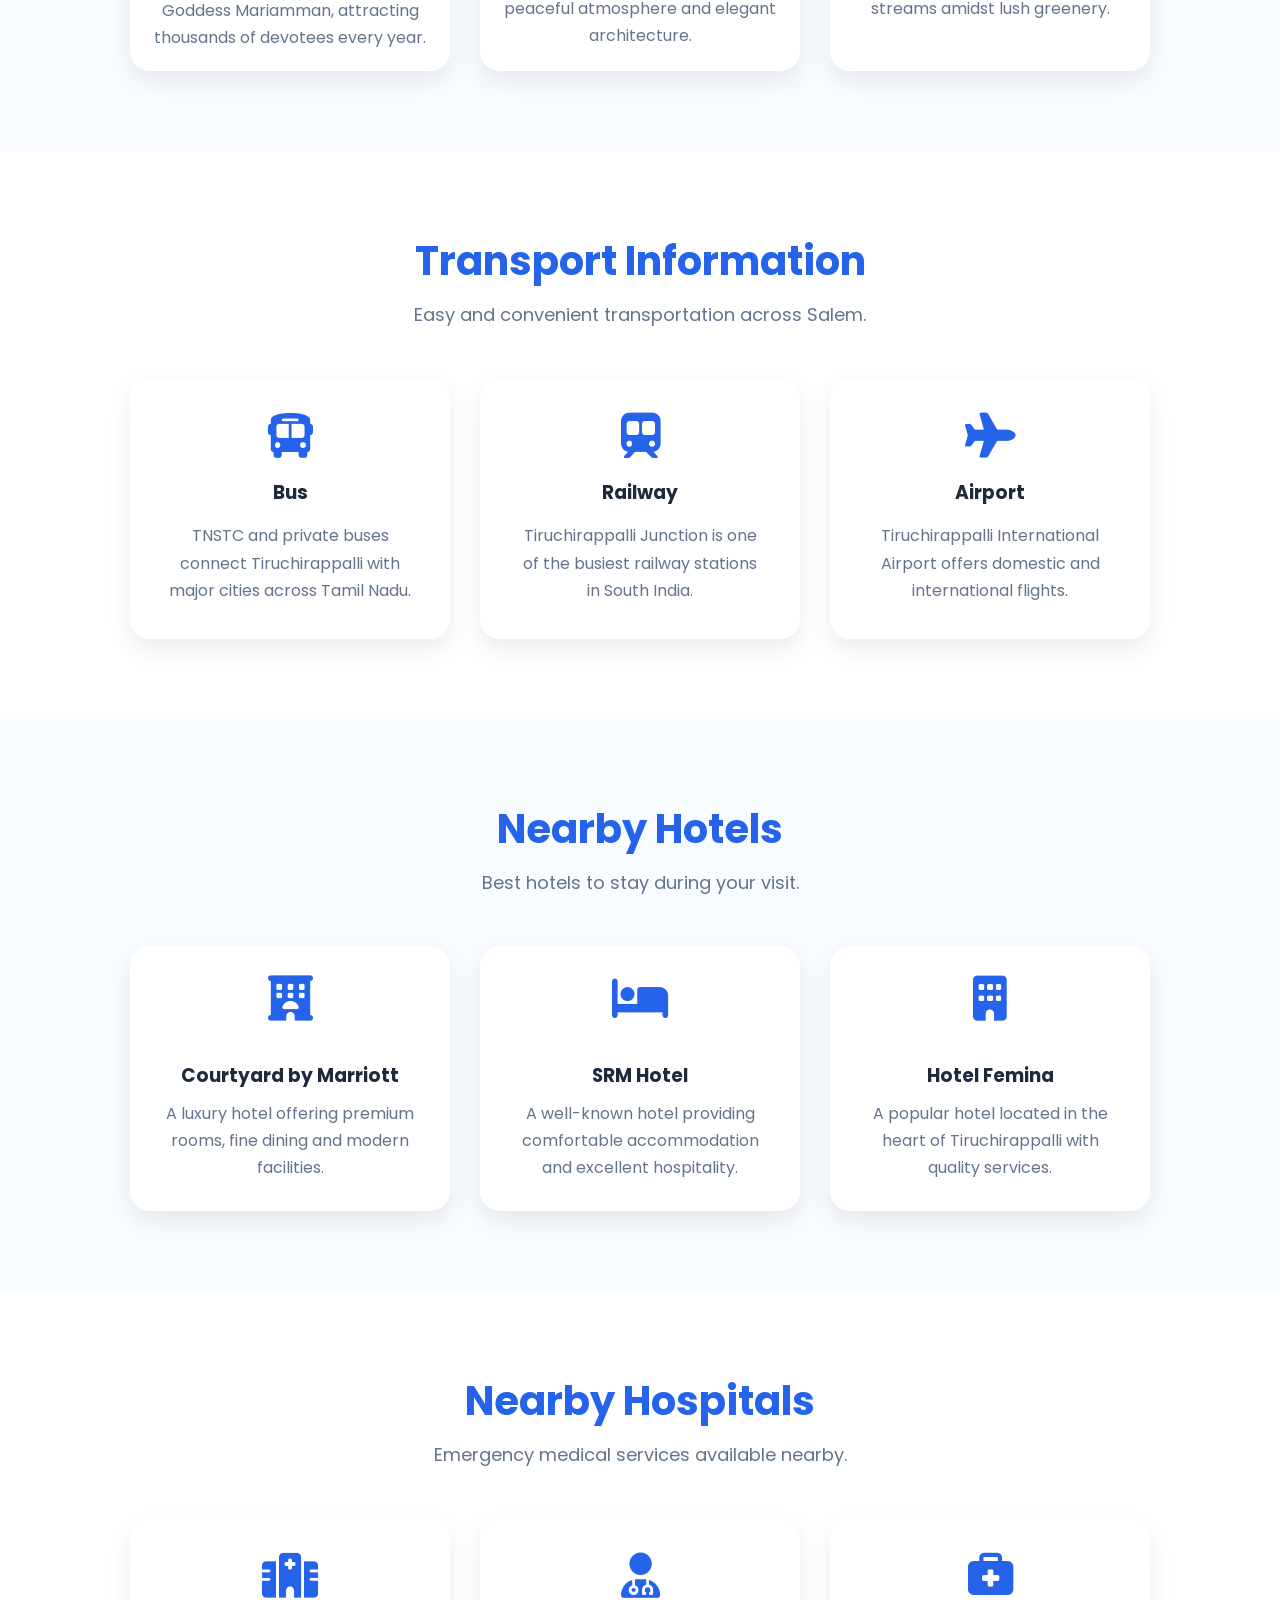
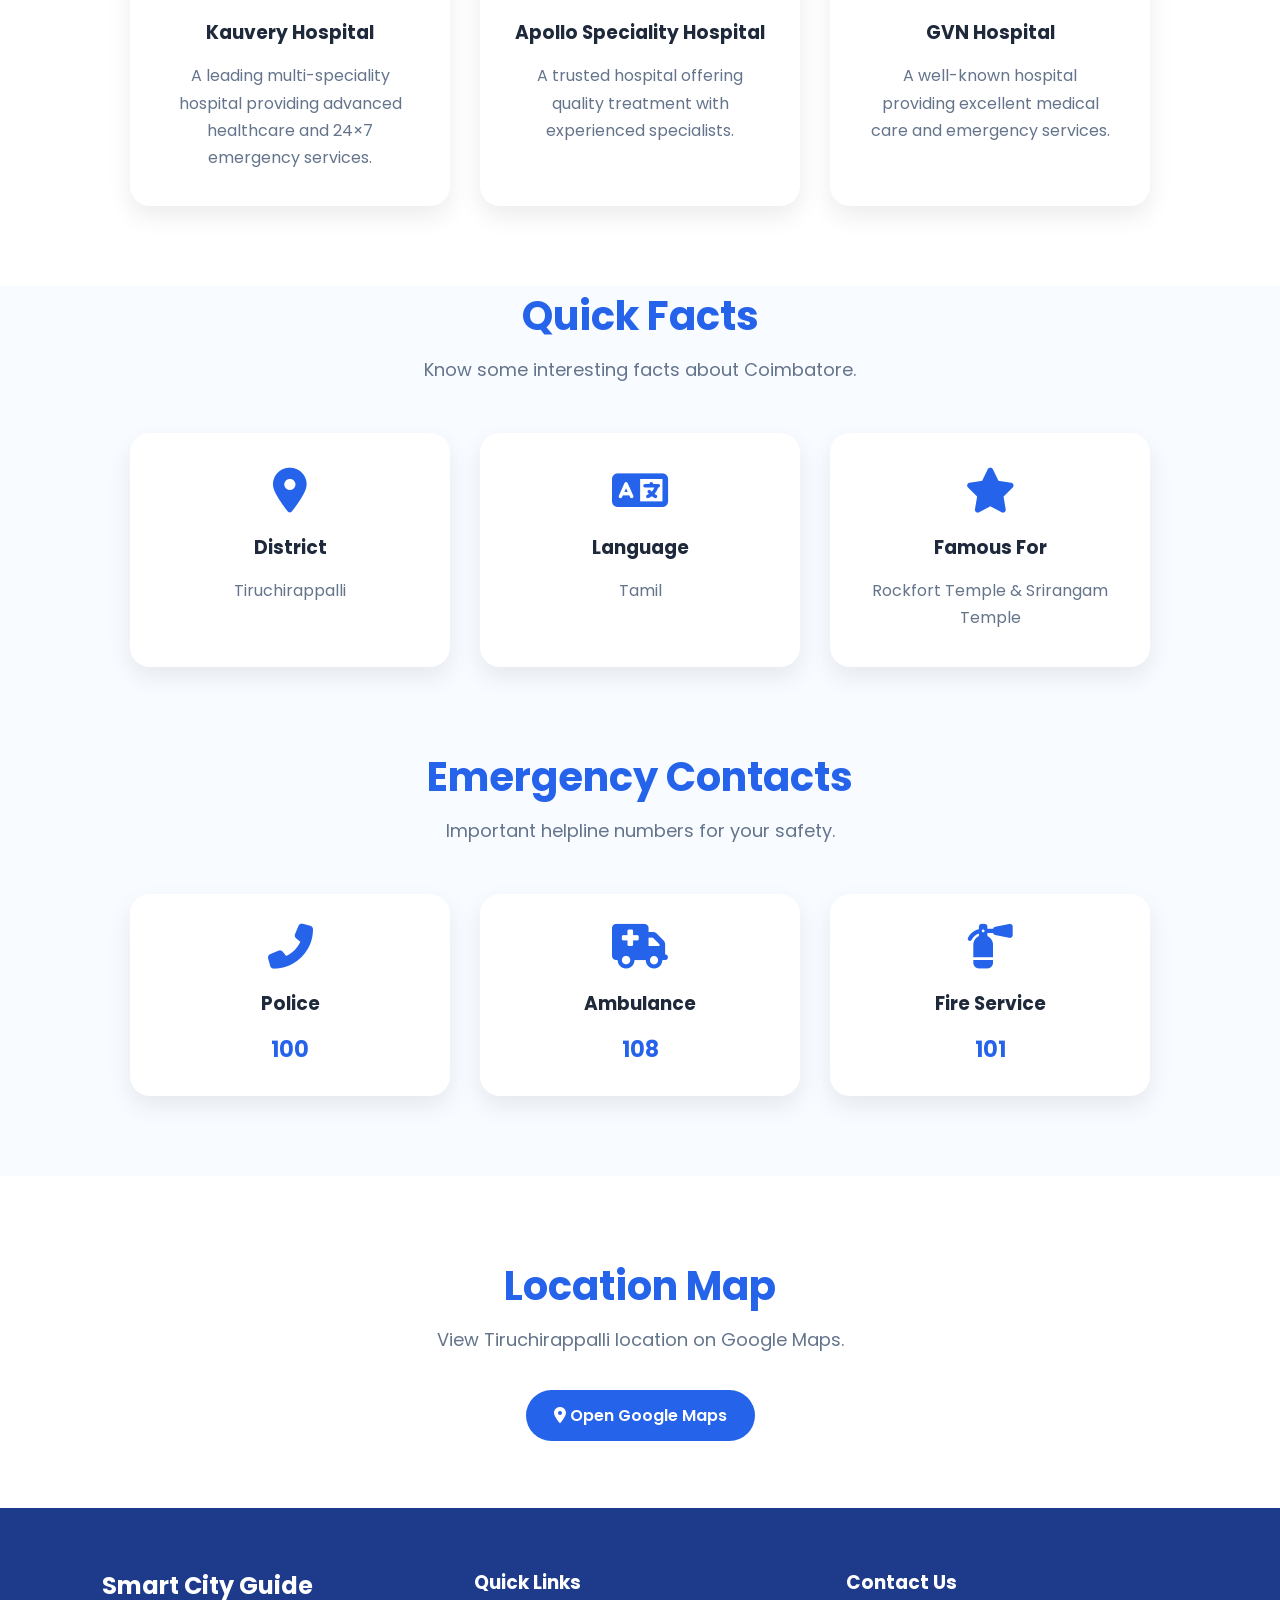
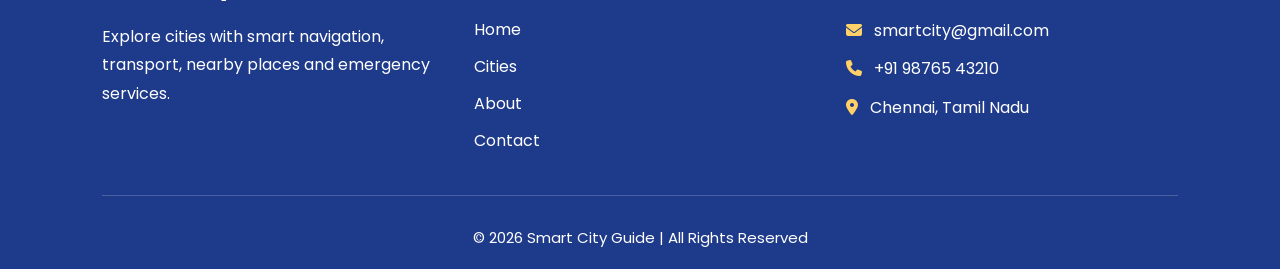
<file: trichy.html>
<!DOCTYPE html>
<html lang="en">

    <head>
        <meta charset="UTF-8">
        <meta name="viewport" content="width=device-width, initial-scale=1.0">
        <title>City Details | Smart City Guide</title>

        <link rel="stylesheet" href="style.css">

        <link rel="stylesheet"
            href="https://cdnjs.cloudflare.com/ajax/libs/font-awesome/6.6.0/css/all.min.css">
    </head>

    <body>

        <nav class="navbar">

            <div class="logo">
                <h2>Smart City Guide</h2>
            </div>

            <ul class="nav-links">
                <li><a href="index.html" class="active">Home</a></li>
                <li><a href="index.html#services">Services</a></li>
                <li><a href="cities.html">Cities</a></li>
                <li><a href="about.html">About</a></li>
                <li><a href="contact.html">Contact</a></li>
            </ul>

            <div class="nav-right">
                <input type="search" placeholder="Search...">

                <a href="login.html" class="login-btn">Login</a>
            </div>

        </nav>
        <section class="details-hero">

            <div class="details-text">

                <h1>Welcome to Tiruchirappalli</h1>

                <p>
                    Explore the beauty of Tiruchirappalli with ancient temples,
                    historical monuments, transport facilities,
                    nearby hotels, hospitals and emergency services.
                </p>
                <a href="https://www.google.com/maps/place/Tiruchirappalli"
                    target="_blank" class="explore-btn">
                    Explore Map
                </a>

            </div>

            <div class="details-image">
                <img src="trichy.jpg" alt="Tiruchirappalli">
            </div>

        </section>
        <section class="tourist-section">

            <div class="section-title">
                <h2>Top Tourist Attractions in Salem</h2>
                <p>Discover the most popular places to visit in Salem.</p>
            </div>

            <div class="tourist-container">

                <div class="tourist-card">
    <img src="rockfort.jpg" alt="Rockfort Temple">

    <h3>Rockfort Temple</h3>

    <p>
        A famous hill temple dedicated to Lord Ganesha,
        offering a panoramic view of Tiruchirappalli city.
    </p>
</div>

                <div class="tourist-card">
    <img src="srirangam.jpg" alt="Sri Ranganathaswamy Temple">

    <h3>Sri Ranganathaswamy Temple</h3>

    <p>
        One of the largest and most famous Vishnu temples
        in India, located at Srirangam.
    </p>
</div>
                <div class="tourist-card">
    <img src="kallanai.jpg" alt="Kallanai Dam">

    <h3>Kallanai Dam</h3>

    <p>
        An ancient dam built by Karikala Chola,
        famous for its engineering excellence and scenic beauty.
    </p>
</div>
                <div class="tourist-card">
    <img src="samayapuram.jpg" alt="Samayapuram Mariamman Temple">

    <h3>Samayapuram Mariamman Temple</h3>

    <p>
        A renowned temple dedicated to Goddess Mariamman,
        attracting thousands of devotees every year.
    </p>
</div>

                <div class="tourist-card">
    <img src="stjoseph.jpg" alt="St. Joseph's Church">

    <h3>St. Joseph's Church</h3>

    <p>
        A beautiful historic church in Tiruchirappalli,
        admired for its peaceful atmosphere and elegant architecture.
    </p>
</div>
                <div class="tourist-card">
    <img src="mukkombu.jpg" alt="Mukkombu">

    <h3>Mukkombu</h3>

    <p>
        A beautiful picnic spot where the Cauvery River
        branches into two streams amidst lush greenery.
    </p>
</div>

            </div>

        </section>
        <section class="transport-section">

            <div class="section-title">
                <h2>Transport Information</h2>
                <p>Easy and convenient transportation across Salem.</p>
            </div>

            <div class="transport-container">

                <div class="transport-card">
    <i class="fas fa-bus"></i>
    <h3>Bus</h3>
    <p>TNSTC and private buses connect Tiruchirappalli with major cities across Tamil Nadu.</p>
</div>

                <div class="transport-card">
    <i class="fas fa-train-subway"></i>
    <h3>Railway</h3>
    <p>Tiruchirappalli Junction is one of the busiest railway stations in South India.</p>
</div>

                <div class="transport-card">
    <i class="fas fa-plane"></i>
    <h3>Airport</h3>
    <p>Tiruchirappalli International Airport offers domestic and international flights.</p>
</div>

            </div>

        </section>
        <section class="hotel-section">

            <div class="section-title">
                <h2>Nearby Hotels</h2>
                <p>Best hotels to stay during your visit.</p>
            </div>

            <div class="hotel-container">

                <div class="hotel-card">
    <i class="fas fa-hotel"></i>
    <h3>Courtyard by Marriott</h3>
    <p>A luxury hotel offering premium rooms, fine dining and modern facilities.</p>
</div>
                <div class="hotel-card">
    <i class="fas fa-bed"></i>
    <h3>SRM Hotel</h3>
    <p>A well-known hotel providing comfortable accommodation and excellent hospitality.</p>
</div>

                <div class="hotel-card">
    <i class="fas fa-building"></i>
    <h3>Hotel Femina</h3>
    <p>A popular hotel located in the heart of Tiruchirappalli with quality services.</p>
</div>

            </div>

        </section>
        <section class="hospital-section">

            <div class="section-title">
                <h2>Nearby Hospitals</h2>
                <p>Emergency medical services available nearby.</p>
            </div>

            <div class="hospital-container">

                <div class="hospital-card">
    <i class="fas fa-hospital"></i>
    <h3>Kauvery Hospital</h3>
    <p>A leading multi-speciality hospital providing advanced healthcare and 24×7 emergency services.</p>
</div>

                <div class="hospital-card">
    <i class="fas fa-user-doctor"></i>
    <h3>Apollo Speciality Hospital</h3>
    <p>A trusted hospital offering quality treatment with experienced specialists.</p>
</div>

                <div class="hospital-card">
    <i class="fas fa-briefcase-medical"></i>
    <h3>GVN Hospital</h3>
    <p>A well-known hospital providing excellent medical care and emergency services.</p>
</div>

            </div>

        </section>
        <section class="facts-section">

            <div class="section-title">
                <h2>Quick Facts</h2>
                <p>Know some interesting facts about Coimbatore.</p>
            </div>

            <div class="transport-container">

    <div class="transport-card">
        <i class="fas fa-map-marker-alt"></i>
        <h3>District</h3>
        <p>Tiruchirappalli</p>
    </div>

    <div class="transport-card">
        <i class="fas fa-language"></i>
        <h3>Language</h3>
        <p>Tamil</p>
    </div>

    <div class="transport-card">
        <i class="fas fa-star"></i>
        <h3>Famous For</h3>
        <p>Rockfort Temple & Srirangam Temple</p>
    </div>

</div>

        </section>
        <section class="emergency-section">

            <div class="section-title">
                <h2>Emergency Contacts</h2>
                <p>Important helpline numbers for your safety.</p>
            </div>

            <div class="emergency-container">

                <div class="emergency-card">
    <i class="fas fa-phone-alt"></i>
    <h3>Police</h3>
    <p>100</p>
</div>

<div class="emergency-card">
    <i class="fas fa-ambulance"></i>
    <h3>Ambulance</h3>
    <p>108</p>
</div>

<div class="emergency-card">
    <i class="fas fa-fire-extinguisher"></i>
    <h3>Fire Service</h3>
    <p>101</p>
</div>

            </div>

        </section>
        <section class="map-section">

    <div class="section-title">
        <h2>Location Map</h2>
        <p>View Tiruchirappalli location on Google Maps.</p>
    </div>

    <div class="map-button">
        <a href="https://www.google.com/maps/place/Tiruchirappalli"
           target="_blank"
           class="explore-btn">
            <i class="fas fa-map-marker-alt"></i>
            Open Google Maps
        </a>
    </div>

</section>
        <footer>

            <div class="footer-container">

                <div class="footer-box">
                    <h2>Smart City Guide</h2>
                    <p>
                        Explore cities with smart navigation, transport,
                        nearby places and emergency services.
                    </p>
                </div>

                <div class="footer-box">
                    <h3>Quick Links</h3>
                    <a href="index.html">Home</a>
                    <a href="cities.html">Cities</a>
                    <a href="about.html">About</a>
                    <a href="contact.html">Contact</a>
                </div>

                <div class="footer-box">
                    <h3>Contact Us</h3>
                    <p><i class="fas fa-envelope"></i> smartcity@gmail.com</p>
                    <p><i class="fas fa-phone"></i> +91 98765 43210</p>
                    <p><i class="fas fa-location-dot"></i> Chennai, Tamil
                        Nadu</p>
                </div>

            </div>

            <hr>

            <p class="copyright">
                © 2026 Smart City Guide | All Rights Reserved
            </p>

        </footer>
    </body>

</html>
</file>
<file: style.css>
@import url('https://fonts.googleapis.com/css2?family=Poppins:wght@300;400;500;600;700&display=swap');

*{
    margin:0;
    padding:0;
    box-sizing:border-box;
    font-family:'Poppins',sans-serif;
}

html{
    scroll-behavior:smooth;
}

body{
    background:#f8fbff;
    color:#1e293b;
    overflow-x:hidden;
}

a{
    text-decoration:none;
}

ul{
    list-style:none;
}

img{
    max-width:100%;
    display:block;
}
.navbar{
    display:flex;
    justify-content:space-between;
    align-items:center;
    padding:18px 8%;
    background:linear-gradient(135deg,#2563EB,#38BDF8);
    position:sticky;
    top:0;
    z-index:1000;
    box-shadow:0 5px 20px rgba(0,0,0,.12);
}

.logo h2{
    color:#fff;
    font-size:34px;
    font-weight:700;
}

.nav-links{
    display:flex;
    gap:35px;
}

.nav-links a{
    color:#fff;
    font-size:17px;
    font-weight:500;
    transition:.3s;
}

.nav-links a:hover,
.nav-links a.active{
    color:#FFD166;
}

.nav-right{
    display:flex;
    align-items:center;
    gap:15px;
}

.nav-right input{
    width:180px;
    padding:10px 15px;
    border:none;
    outline:none;
    border-radius:30px;
}

.login-btn{
    background:#1E3A8A;
    color:#fff;
    padding:10px 22px;
    border-radius:30px;
    transition:.3s;
}

.login-btn:hover{
    background:#0F2D6B;
}
/* ================= HERO ================= */

.hero{
    display:flex;
    justify-content:space-between;
    align-items:center;
    padding:60px 8%;
    background:linear-gradient(135deg,#eef6ff,#ffffff);
    gap:50px;
}

.hero-content{
    flex:1;
}

.hero-content h1{
    font-size: 48px;
    font-weight:700;
    color:#1E293B;
    line-height:1.3;
    margin-bottom:20px;
}

.hero-content p{
    font-size:18px;
    color:#555;
    line-height:1.8;
    margin-bottom:35px;
    max-width:550px;
}

.hero-buttons{
    display:flex;
    gap:15px;
}

.explore-btn{
    background:#2563EB;
    color:#fff;
    padding:14px 28px;
    border-radius:30px;
    transition:.3s;
    font-weight:600;
}

.explore-btn:hover{
    background:#1D4ED8;
    transform:translateY(-3px);
}

.learn-btn{
    border:2px solid #2563EB;
    color:#2563EB;
    padding:14px 28px;
    border-radius:30px;
    transition:.3s;
    font-weight:600;
}

.learn-btn:hover{
    background:#2563EB;
    color:#fff;
}

.hero-image{
    flex:1;
    display:flex;
    justify-content:center;
}

.hero-image img{
    width:100%;
    max-width:500px;
    border-radius:25px;
    box-shadow:0 15px 35px rgba(0,0,0,.15);
    transition:.4s;
}

.hero-image img:hover{
    transform:scale(1.03);
}
.services{
    padding:70px 8%;
    background:#ffffff;
}

.section-title{
    text-align:center;
    margin-bottom:50px;
}

.section-title h2{
    font-size:40px;
    color:#2563EB;
    margin-bottom:10px;
}

.section-title p{
    color:#64748B;
    font-size:18px;
}

.service-container{
    display:flex;
    justify-content:center;
    gap:25px;
    flex-wrap:wrap;
}
.service-card{
    width:240px;
    background:#fff;
    padding:30px 20px;
    border-radius:20px;
    text-align:center;
    box-shadow:0 10px 25px rgba(0,0,0,.08);
    transition:.3s;
}

.service-card:hover{
    transform:translateY(-10px);
    box-shadow:0 20px 35px rgba(37,99,235,.15);
}
.service-card i{
    width:70px;
    height:70px;
    line-height:70px;
    border-radius:50%;
    background:#EAF3FF;
    color:#2563EB;
    font-size:28px;
    margin-bottom:20px;
}
.service-card a{
    display:inline-block;
    margin-top:15px;
    background:#2563EB;
    color:#fff;
    padding:10px 20px;
    border-radius:25px;
    transition:.3s;
}

.service-card a:hover{
    background:#1D4ED8;
}
.why-choose{
    padding:80px 8%;
    background:#F8FAFC;
}

.choose-container{
    display:flex;
    justify-content:center;
    gap:30px;
    flex-wrap:wrap;
}

.choose-box{
    width:300px;
    background:#fff;
    padding:30px;
    text-align:center;
    border-radius:20px;
    box-shadow:0 10px 25px rgba(0,0,0,.08);
    transition:0.3s;
}

.choose-box:hover{
    transform:translateY(-10px);
    box-shadow:0 20px 35px rgba(37,99,235,.15);
}

.choose-box i{
    font-size:40px;
    color:#2563EB;
    margin-bottom:20px;
}

.choose-box h3{
    margin-bottom:15px;
    color:#1E293B;
}

.choose-box p{
    color:#64748B;
    line-height:1.7;
}
footer{
    background:#1E3A8A;
    color:#fff;
    padding:60px 8% 20px;
}

.footer-container{
    display:flex;
    justify-content:space-between;
    flex-wrap:wrap;
    gap:40px;
}

.footer-box{
    flex:1;
    min-width:220px;
}

.footer-box h2,
.footer-box h3{
    margin-bottom:20px;
}

.footer-box p{
    line-height:1.8;
    margin-bottom:10px;
}

.footer-box a{
    display:block;
    color:#fff;
    margin-bottom:12px;
    transition:.3s;
}

.footer-box a:hover{
    color:#FFD166;
}

.footer-box i{
    margin-right:8px;
    color:#FFD166;
}

footer hr{
    margin:30px 0;
    border:none;
    border-top:1px solid rgba(255,255,255,.2);
}

.copyright{
    text-align:center;
    font-size:15px;
}
/* ==========================
   CITIES HEADER
========================== */

.city-header{
    text-align:center;
    padding:80px 8% 60px;
    background:linear-gradient(135deg,#eef6ff,#ffffff);
}

.city-header h1{
    font-size:48px;
    color:#2563EB;
    margin-bottom:15px;
}

.city-header p{
    font-size:18px;
    color:#64748B;
    max-width:650px;
    margin:auto;
    line-height:1.8;
}
.cities{
    padding:70px 8%;
    background:#f8fbff;
}

.city-container{
    display:grid;
    grid-template-columns:repeat(auto-fit,minmax(280px,1fr));
    gap:30px;
}

.city-card{
    background:#fff;
    border-radius:20px;
    overflow:hidden;
    box-shadow:0 8px 20px rgba(0,0,0,.08);
    transition:.4s;
}

.city-card:hover{
    transform:translateY(-12px);
    box-shadow:0 20px 40px rgba(37,99,235,.18);
}

.city-card img{
    width:100%;
    height:220px;
    object-fit:cover;
}

.city-card h3{
    font-size:26px;
    margin:20px 0 10px;
    text-align:center;
}

.city-card p{
    text-align:center;
    color:#64748B;
    line-height:1.7;
    padding:0 20px;
}

.city-card a{
    display:block;
    width:150px;
    margin:25px auto;
    background:#2563EB;
    color:#fff;
    text-align:center;
    padding:12px;
    border-radius:30px;
    transition:.3s;
}

.city-card a:hover{
    background:#1D4ED8;
    transform:scale(1.05);
}
/* CITY DETAILS HERO */

.details-hero{
    display:flex;
    justify-content:space-between;
    align-items:center;
    padding:80px 8%;
    gap:50px;
    background:#f8fbff;
}

.details-text{
    flex:1;
}

.details-text h1{
    font-size:48px;
    color:#2563EB;
    margin-bottom:20px;
}

.details-text p{
    font-size:18px;
    color:#64748B;
    line-height:1.8;
    margin-bottom:30px;
}

.details-image{
    flex:1;
}

.details-image img{
    width:100%;
    max-width:500px;
    height:350px;
    object-fit:cover;
    border-radius:20px;
    display:block;
    margin:auto;
    transition: 0.4s ease;
}
.details-image img:hover{
    transform: scale(1.03);
}
.tourist-section{
    padding:80px 8%;
    background:#f8fbff;
}

.tourist-container{
    display:flex;
    gap:30px;
    justify-content:center;
    flex-wrap:wrap;
}

.tourist-card{
    width:320px;
    background:#fff;
    border-radius:20px;
    overflow:hidden;
    box-shadow:0 10px 25px rgba(0,0,0,.08);
    transition:.3s;
}

.tourist-card:hover{
    transform:translateY(-10px);
    box-shadow:0 20px 35px rgba(37,99,235,.15);
}

.tourist-card img{
    width:100%;
    height:220px;
    object-fit:cover;
}

.tourist-card h3{
    text-align:center;
    margin:20px 0 10px;
}

.tourist-card p{
    text-align:center;
    padding:0 20px 20px;
    color:#64748B;
    line-height:1.7;
}
/* Transport Section */

.transport-section{
    padding:80px 8%;
    background:#ffffff;
}

.transport-container{
    display:flex;
    justify-content:center;
    gap:30px;
    flex-wrap:wrap;
}

.transport-card{
    width:320px;
    background:#fff;
    padding:35px;
    text-align:center;
    border-radius:20px;
    box-shadow:0 10px 25px rgba(0,0,0,.08);
    transition:.3s;
}

.transport-card:hover{
    transform:translateY(-10px);
    box-shadow:0 20px 35px rgba(37,99,235,.15);
}

.transport-card i{
    font-size:45px;
    color:#2563EB;
    margin-bottom:20px;
}

.transport-card h3{
    margin-bottom:15px;
    color:#1E293B;
}

.transport-card p{
    color:#64748B;
    line-height:1.7;
}

/* Hotel Section */

.hotel-section{
    padding:80px 8%;
    background:#f8fbff;
}

.hotel-container{
    display:flex;
    justify-content:center;
    gap:30px;
    flex-wrap:wrap;
}
.hotel-card{
    width:320px;
    background:#fff;
    border-radius:20px;
    box-shadow:0 10px 25px rgba(0,0,0,.08);
    transition:.3s;
    padding:30px;
    text-align:center;
}

.hotel-card:hover{
    transform:translateY(-10px);
    box-shadow:0 20px 35px rgba(37,99,235,.15);
}

.hotel-card i{
    font-size:45px;
    color:#2563eb;
    margin-bottom:20px;
}

.hotel-card h3{
    text-align:center;
    margin:20px 0 10px;
}

.hotel-card p{
    color:#64748B;
    line-height:1.7;
}

/* Hospital Section */

.hospital-section{
    padding:80px 8%;
    background:#ffffff;
}

.hospital-container{
    display:flex;
    justify-content:center;
    gap:30px;
    flex-wrap:wrap;
}

.hospital-card{
    width:320px;
    background:#fff;
    padding:35px;
    text-align:center;
    border-radius:20px;
    box-shadow:0 10px 25px rgba(0,0,0,.08);
    transition:.3s;
}

.hospital-card:hover{
    transform:translateY(-10px);
    box-shadow:0 20px 35px rgba(37,99,235,.15);
}

.hospital-card i{
    font-size:45px;
    color:#2563EB;
    margin-bottom:20px;
}

.hospital-card h3{
    margin-bottom:15px;
    color:#1E293B;
}

.hospital-card p{
    color:#64748B;
    line-height:1.7;
}

/* Emergency Section */

.emergency-section{
    padding:80px 8%;
    background:#f8fbff;
}

.emergency-container{
    display:flex;
    justify-content:center;
    gap:30px;
    flex-wrap:wrap;
}

.emergency-card{
    width:320px;
    background:#fff;
    padding:30px;
    text-align:center;
    border-radius:20px;
    box-shadow:0 10px 25px rgba(0,0,0,.08);
    transition:.3s;
}

.emergency-card:hover{
    transform:translateY(-10px);
    box-shadow:0 20px 35px rgba(37,99,235,.15);
}

.emergency-card i{
    font-size:45px;
    color:#2563EB;
    margin-bottom:20px;
}

.emergency-card h3{
    margin-bottom:15px;
}

.emergency-card p{
    font-size:22px;
    font-weight:bold;
    color:#2563EB;
}

.map-section{
    padding:80px 8%;
    text-align:center;
    background:#ffffff;
}

.map-button{
    margin-top:30px;
}
.transport-card i,
.hotel-card i,
.hospital-card i,
.emergency-card i{
    transition:0.3s;
}

.transport-card:hover i,
.hotel-card:hover i,
.hospital-card:hover i,
.emergency-card:hover i{
    transform:scale(1.15);
    color:#2563EB;
}
/* ABOUT HERO */

.about-hero{
    display:flex;
    justify-content:space-between;
    align-items:center;
    padding:100px 8%;
    gap:60px;
    background:#f8fbff;
}

.about-text{
    flex:1;
}

.about-text h1{
    font-size:50px;
    color:#0f172a;
    margin-bottom:20px;
}

.about-text p{
    font-size:18px;
    color:#64748B;
    line-height:1.8;
    margin-bottom:30px;
}

.about-image{
    transition:0.4s ease;
}

.about-image:hover{
    transform:translateY(-10px);
}
.about-image img{
    width:100%;
    max-width:500px;
    border-radius:20px;
    box-shadow:0 15px 35px rgba(0,0,0,.15);
    transition:0.4s ease;
}

.about-image img:hover{
    transform:scale(1.06);
    box-shadow:0 20px 40px rgba(37,99,235,.25);
}
/* Mission & Vision */

.mission-section{
    padding:80px 8%;
    background:#f8fbff;
}

.mission-container{
    display:flex;
    justify-content:center;
    gap:35px;
    flex-wrap:wrap;
}

.mission-card{
    width:420px;
    background:#fff;
    padding:35px;
    text-align:center;
    border-radius:20px;
    box-shadow:0 10px 25px rgba(0,0,0,.08);
    transition:.3s;
}

.mission-card:hover{
    transform:translateY(-10px);
    box-shadow:0 20px 35px rgba(37,99,235,.15);
}

.mission-card i{
    font-size:45px;
    color:#2563eb;
    margin-bottom:20px;
}

.mission-card h3{
    margin:15px 0;
    font-size:28px;
    color:#0f172a;
}

.mission-card p{
    color:#64748B;
    line-height:1.8;
    font-size:17px;
}
.tech-section{
    padding:80px 8%;
    background:#f8fbff;
}

.tech-container{
    display:flex;
    justify-content:center;
    gap:30px;
    flex-wrap:wrap;
}

.tech-card{
    width:250px;
    background:#fff;
    padding:30px;
    text-align:center;
    border-radius:20px;
    box-shadow:0 10px 25px rgba(0,0,0,.08);
    transition:.3s;
}

.tech-card:hover{
    transform:translateY(-10px);
    box-shadow:0 20px 35px rgba(37,99,235,.15);
}

.tech-card i{
    font-size:50px;
    color:#2563eb;
    margin-bottom:20px;
}

.tech-card h3{
    margin-bottom:15px;
}

.tech-card p{
    color:#64748B;
    line-height:1.7;
}
.contact-hero{
    display:flex;
    justify-content:space-between;
    align-items:center;
    gap:60px;
    padding:80px 8%;
    background:#f8fbff;
}

.contact-text{
    flex:1;
}

.contact-text h1{
    font-size:48px;
    color:#0f172a;
    margin-bottom:20px;
}

.contact-text p{
    font-size:18px;
    color:#64748B;
    line-height:1.8;
}

.contact-image{
    flex:1;
    text-align:center;
}

.contact-image img{
    width:100%;
    max-width:500px;
    border-radius:20px;
    box-shadow:0 15px 35px rgba(0,0,0,.15);
    transition:.4s;
}

.contact-image:hover img{
    transform:scale(1.05);
}
.contact-info{
    padding:80px 8%;
    background:#f8fbff;
}

.contact-container{
    display:flex;
    justify-content:center;
    gap:30px;
    flex-wrap:wrap;
}

.contact-card{
    width:260px;
    background:#fff;
    padding:30px;
    text-align:center;
    border-radius:20px;
    box-shadow:0 10px 25px rgba(0,0,0,.08);
    transition:.3s;
}

.contact-card:hover{
    transform:translateY(-10px);
    box-shadow:0 20px 35px rgba(37,99,235,.15);
}

.contact-card i{
    font-size:45px;
    color:#2563eb;
    margin-bottom:20px;
}

.contact-card h3{
    margin-bottom:15px;
    color:#0f172a;
}

.contact-card p{
    color:#64748B;
    line-height:1.7;
    word-wrap:break-word;
    overflow-wrap:break-word;
}
.contact-card a{
    text-decoration:none;
    color:#64748B;
    word-break:break-all;
}
.contact-form-section{
    padding:80px 8%;
    background:#ffffff;
}

.contact-form{
    max-width:700px;
    margin:auto;
    background:#fff;
    padding:40px;
    border-radius:20px;
    box-shadow:0 10px 25px rgba(0,0,0,.08);
}

.contact-form form{
    display:flex;
    flex-direction:column;
    gap:20px;
}

.contact-form input,
.contact-form textarea{
    width:100%;
    padding:15px;
    border:1px solid #ddd;
    border-radius:10px;
    outline:none;
    font-size:16px;
    transition:.3s;
}

.contact-form input:focus,
.contact-form textarea:focus{
    border-color:#2563eb;
    box-shadow:0 0 8px rgba(37,99,235,.2);
}

.contact-form button{
    align-self:center;
}
/* LOGIN PAGE */

.login-section{
    display:flex;
    justify-content:center;
    align-items:center;
    min-height:85vh;
    background:#f8fbff;
    padding:80px 8%;
}
.login-right{
    width:100%;
    max-width:450px;
    background:#fff;
    padding:45px;
    border-radius:20px;
    box-shadow:0 10px 25px rgba(0,0,0,.08);
     transition:.4s;
}
.login-right:hover{
    transform:translateY(-8px);
    box-shadow:0 20px 40px rgba(37,99,235,.18);
}

.login-right h2{
    text-align:center;
    margin-bottom:30px;
    font-size:36px;
}

.login-right form{
    display:flex;
    flex-direction:column;
    gap:20px;
}

.login-right input{
    padding:15px;
    border:1px solid #ddd;
    border-radius:10px;
    font-size:16px;
}
.login-right input:focus{
    border:2px solid #2563eb;
    box-shadow:0 0 10px rgba(37,99,235,.20);
}

.login-btn2{
    padding:15px;
    background:#2563eb;
    color:#fff;
    border:none;
    border-radius:10px;
    cursor:pointer;
    font-size:17px;
    transition:.3s;
}

.login-btn2:hover{
    background:#1d4ed8;
}

.signup-link{
    text-align:center;
    margin-top:20px;
}

.signup-link a{
    color:#2563eb;
    text-decoration:none;
    font-weight:600;
}
.forgot-password{
    text-align:right;
    margin-top:8px;
    margin-bottom:20px;
}

.forgot-password a{
    text-decoration:none;
    color:#2563eb;
    font-size:15px;
    font-weight:500;
}
.forgot-text{
    text-align:center;
    color:#64748B;
    line-height:1.7;
    margin-bottom:25px;
}
.forgot-password a:hover{
    text-decoration:underline;
}
.login-options{
    display:flex;
    justify-content:space-between;
    align-items:center;
    margin-top:-8px;
    margin-bottom:18px;
}

.login-options a{
    text-decoration:none;
    color:#2563eb;
    font-weight:500;
}

.login-options a:hover{
    color:#1d4ed8;
    text-decoration:underline;
}
.login-options label{
    cursor:pointer;
}
</file>
